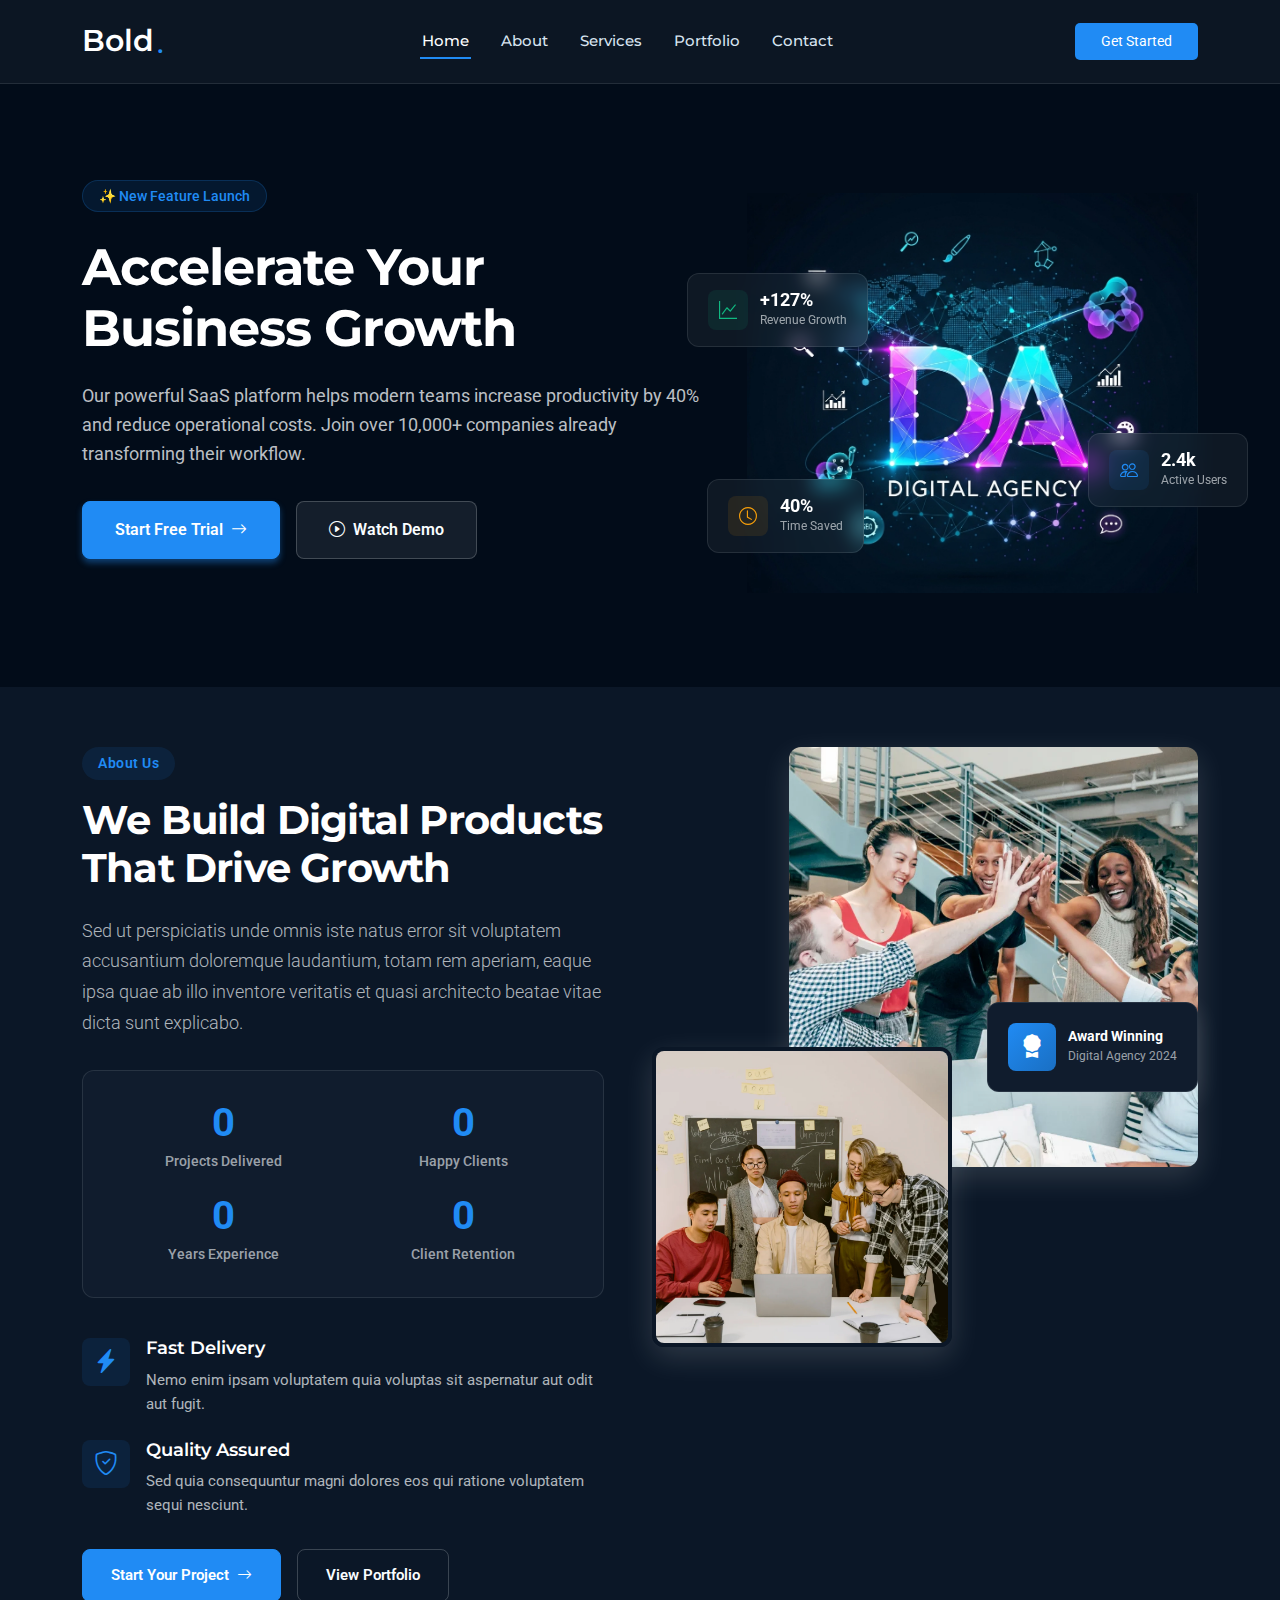
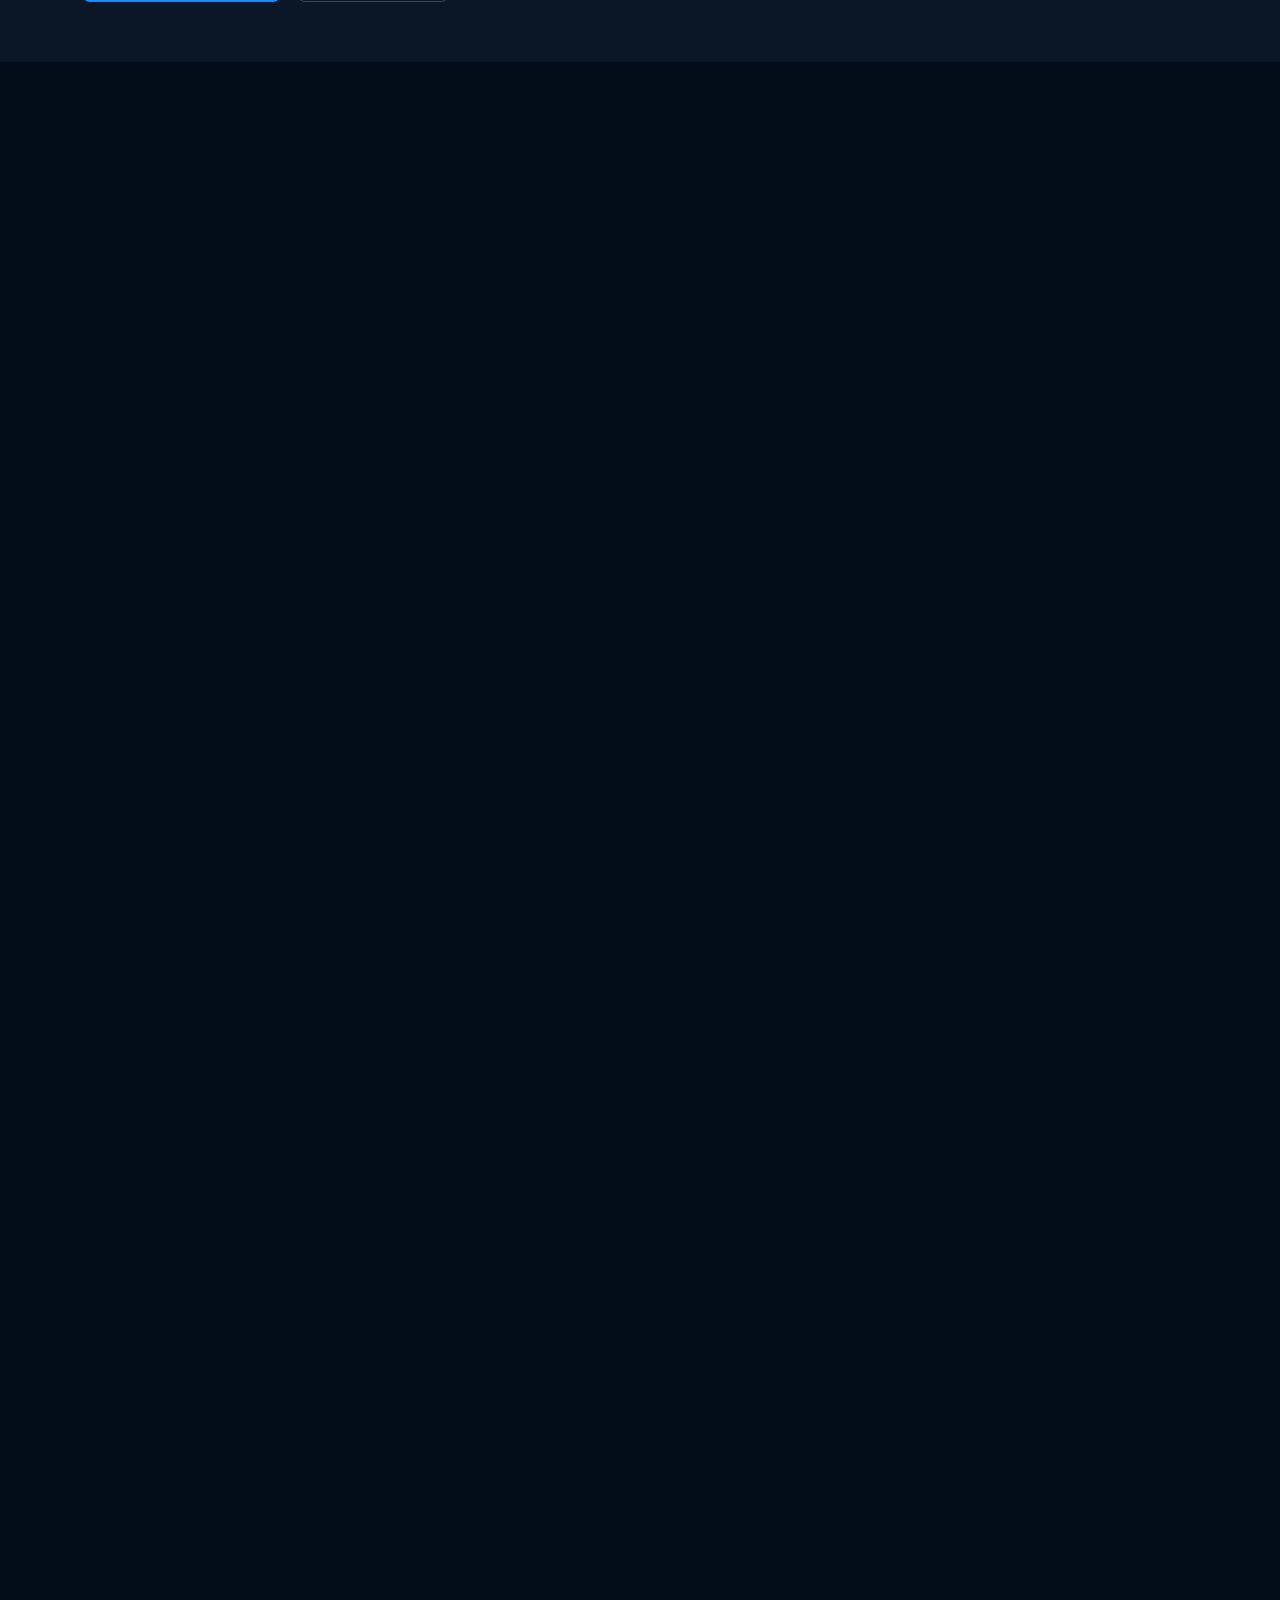
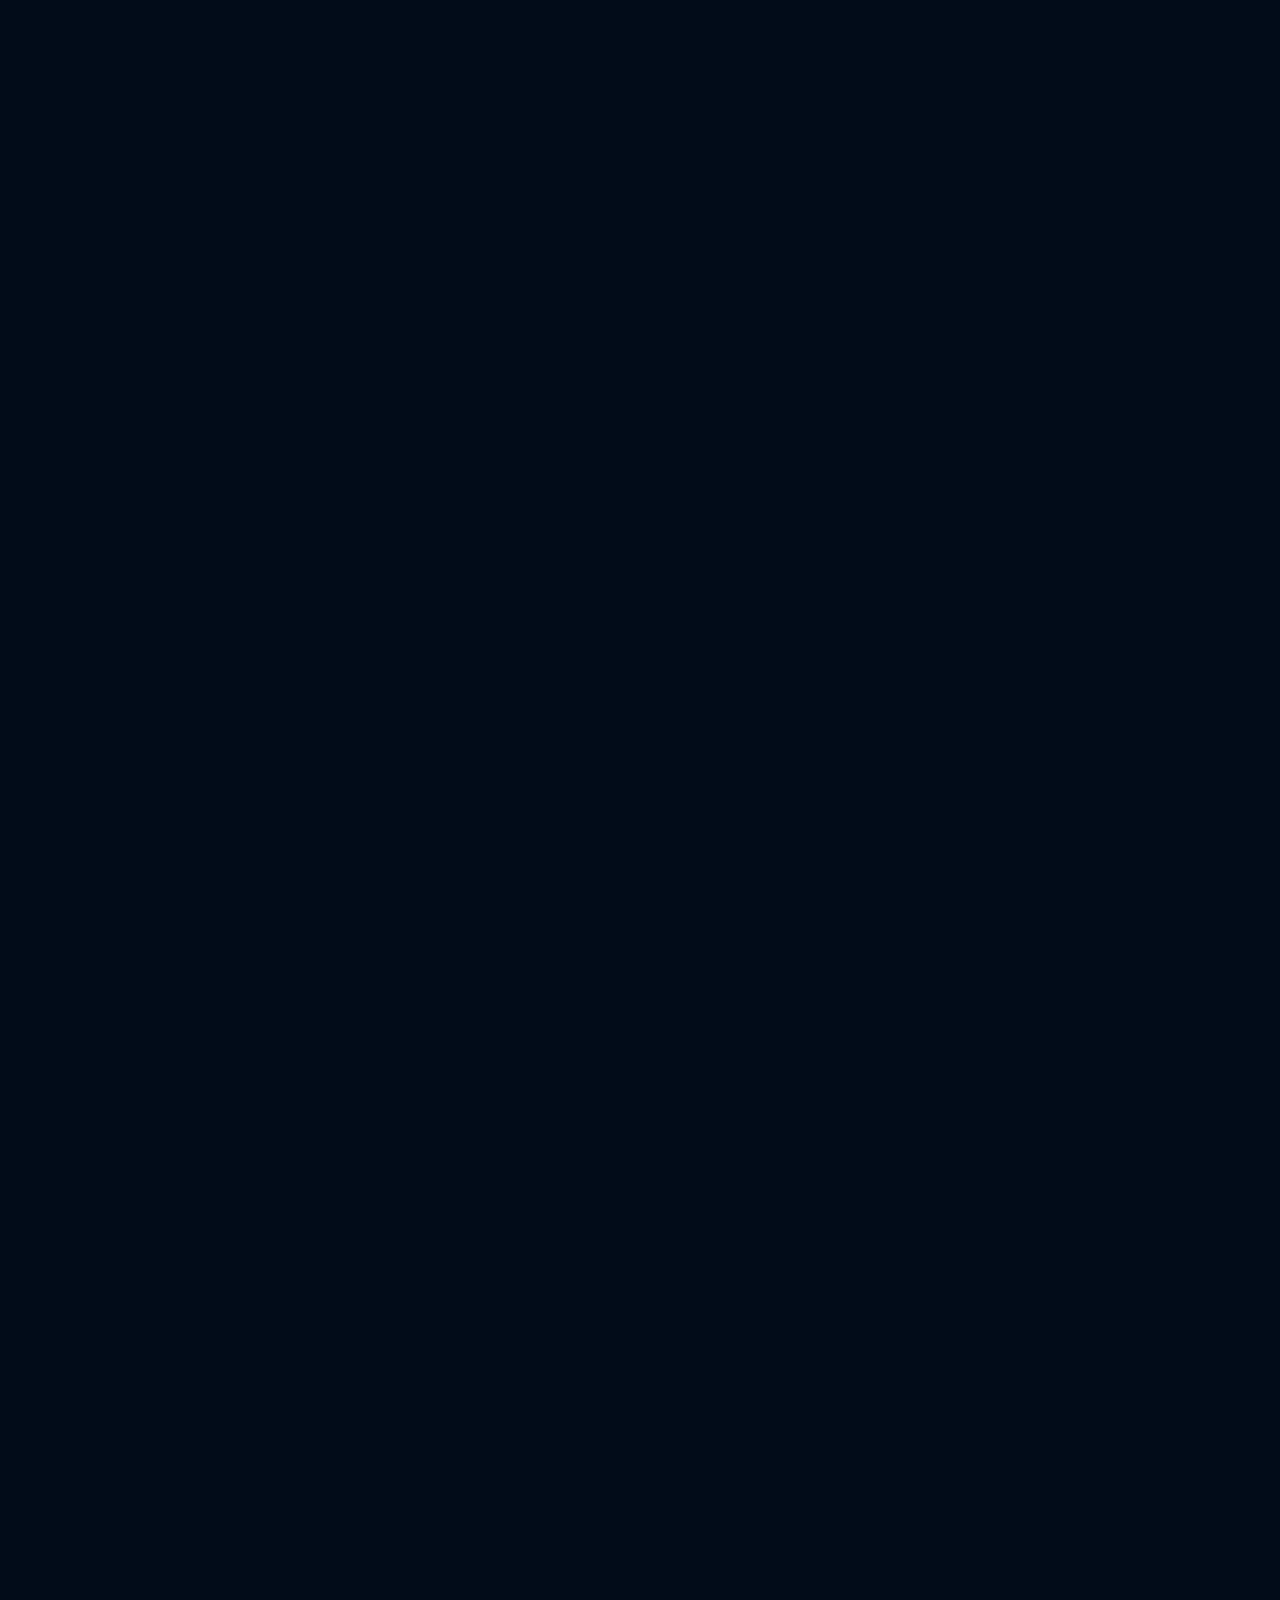
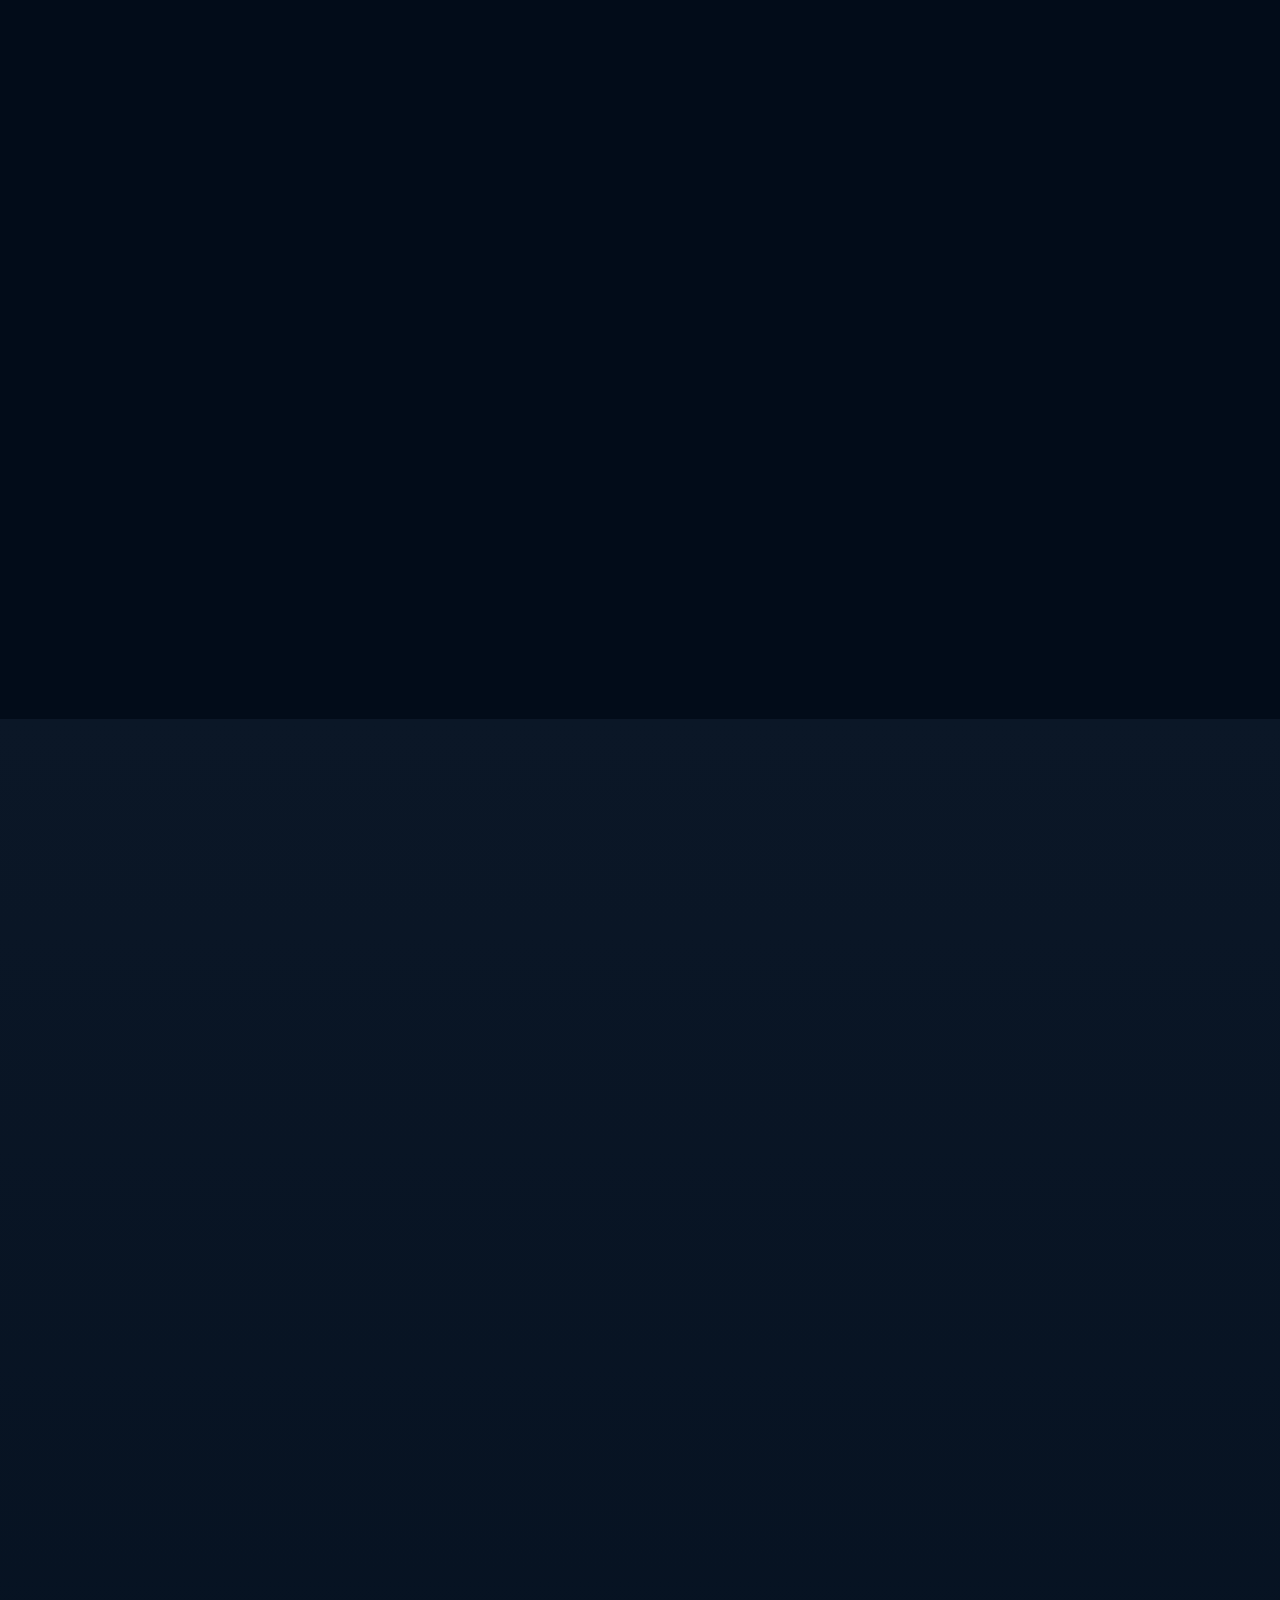
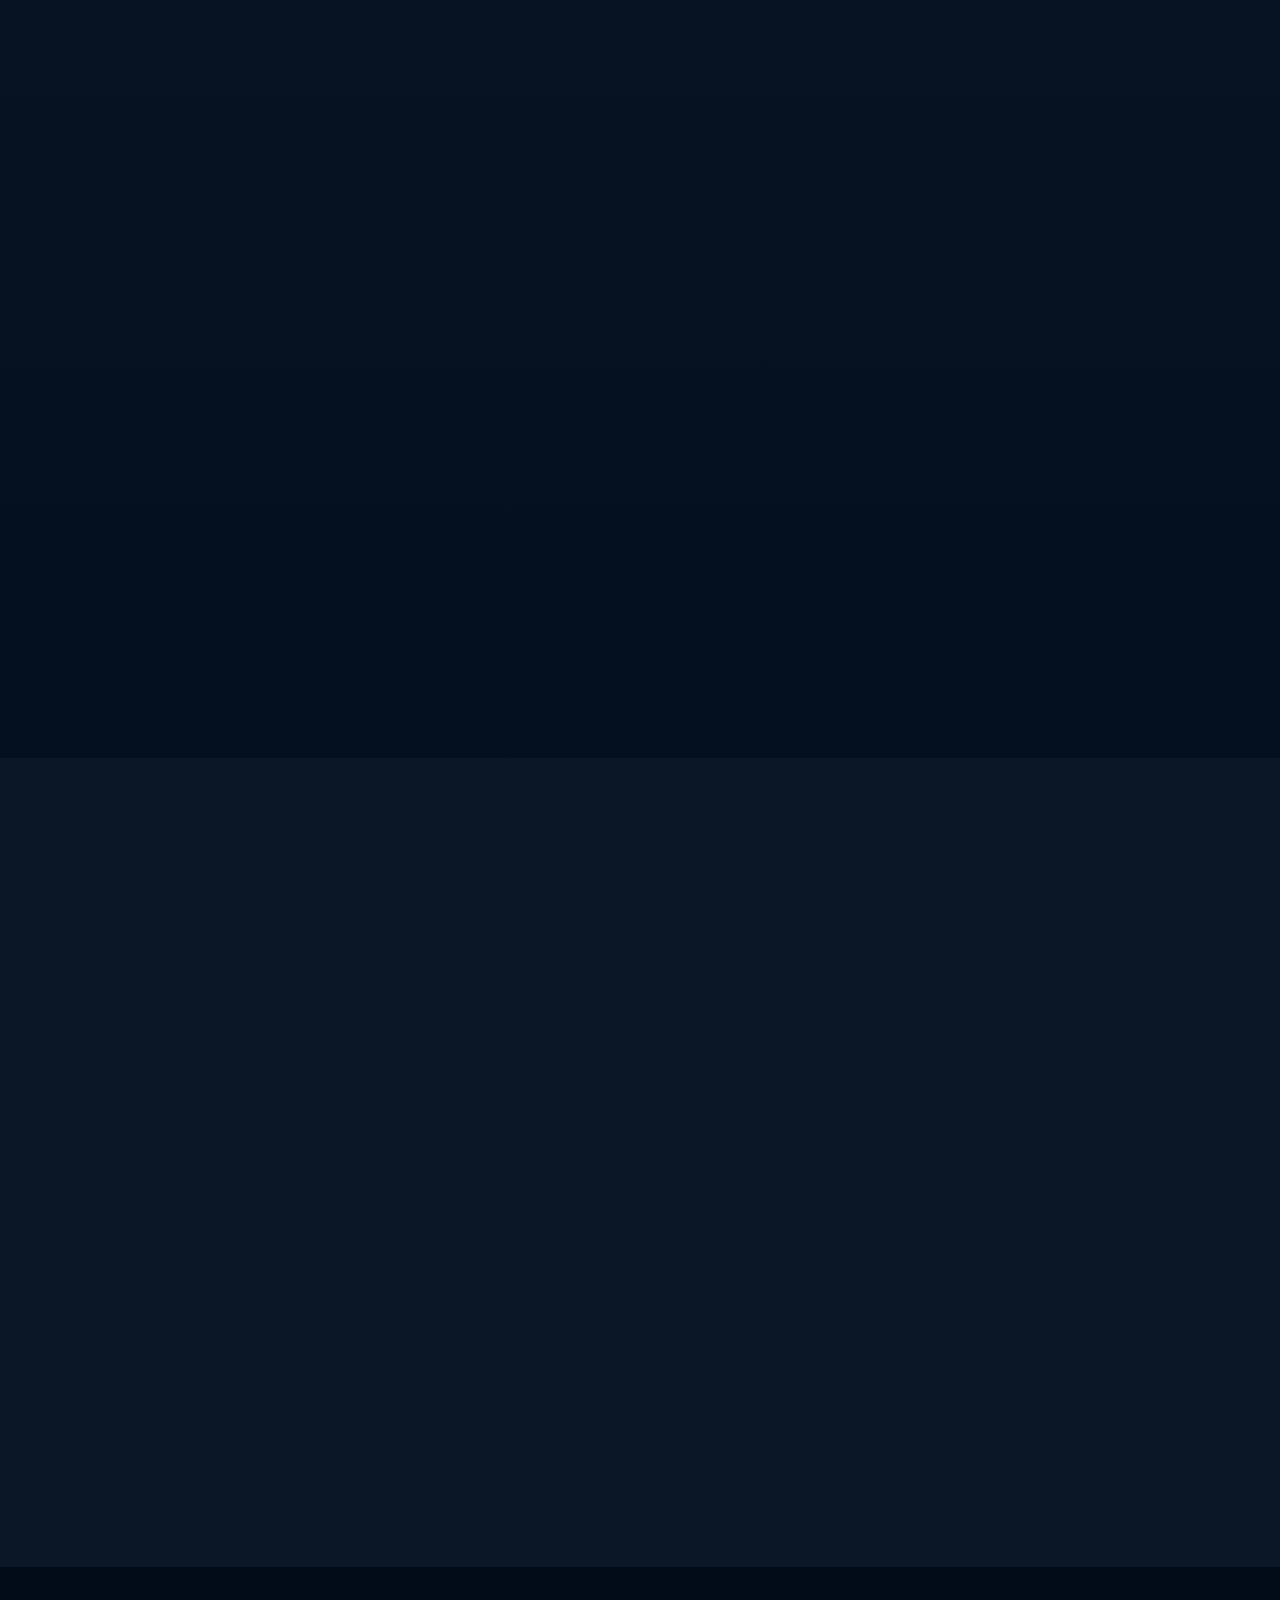
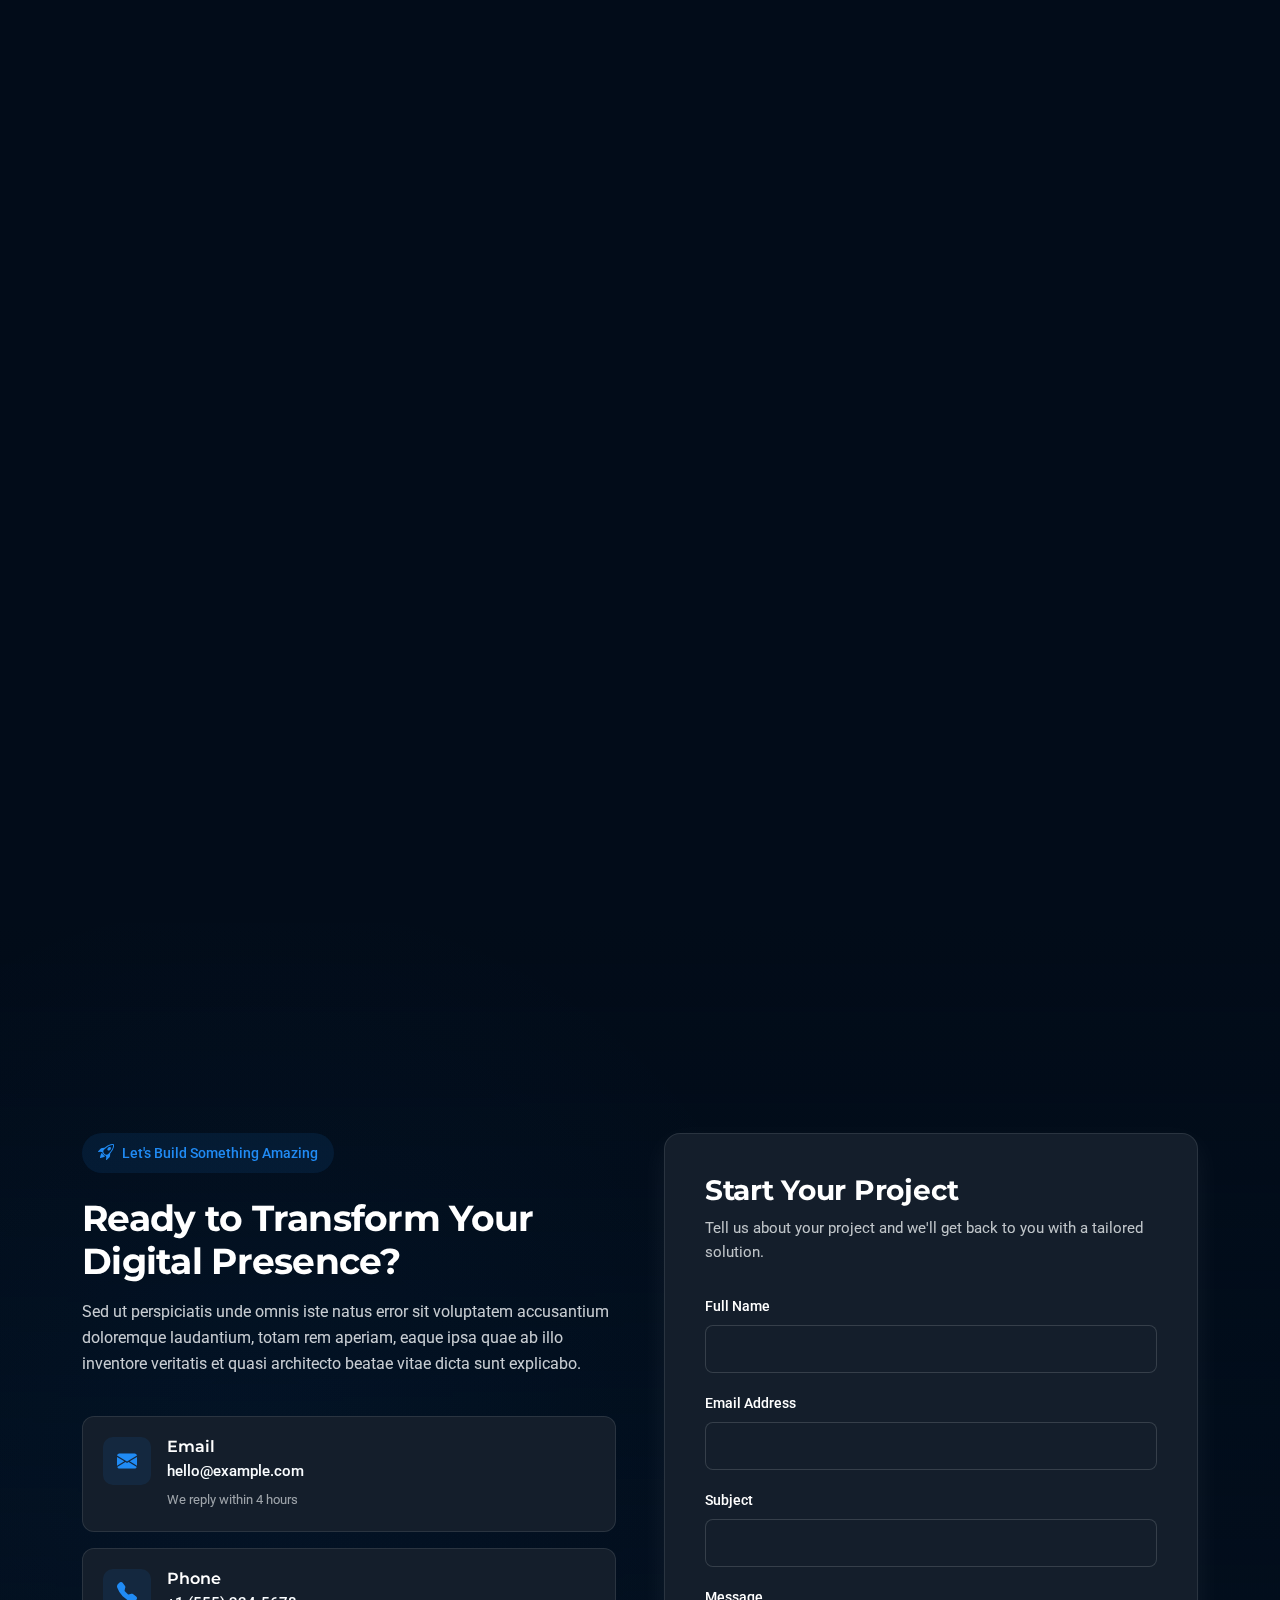
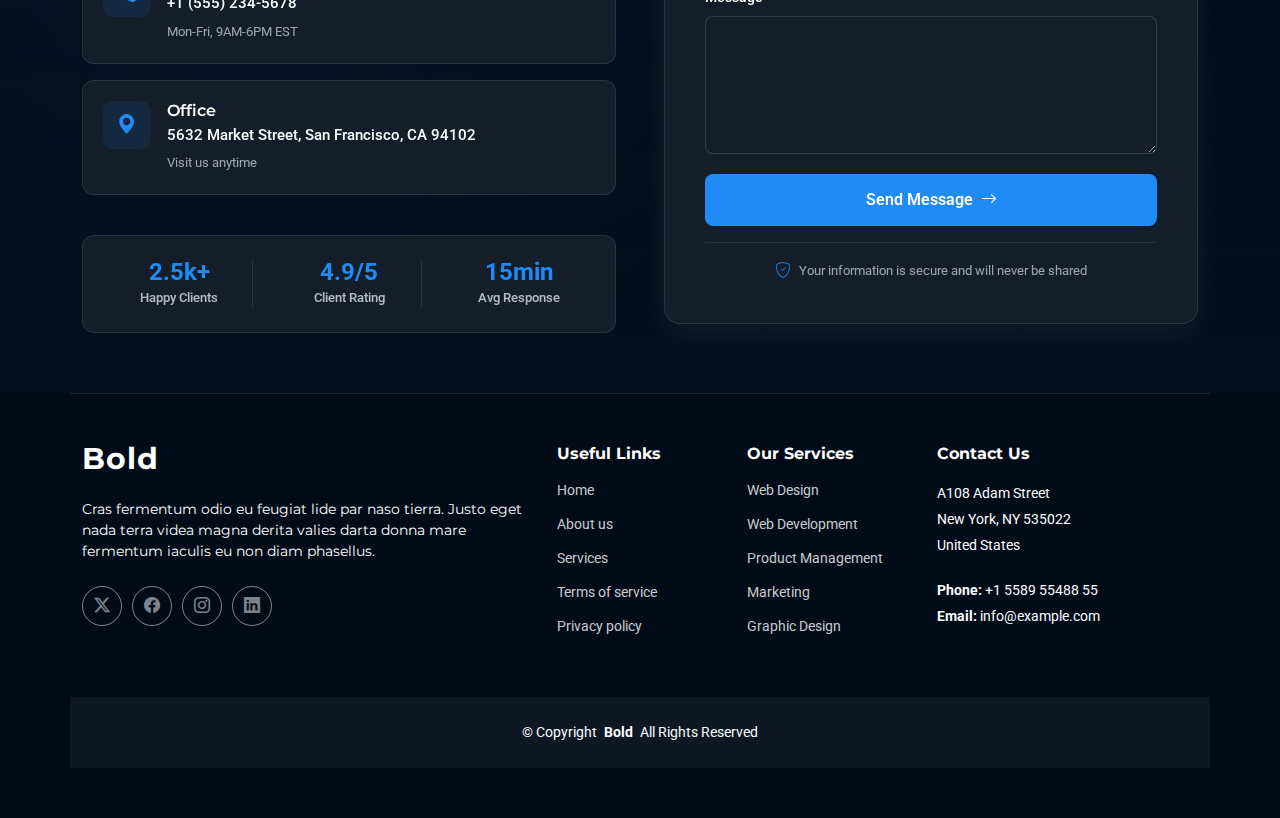
<file: index.html>
<!DOCTYPE html>
<html lang="en">

<head>
  <meta charset="utf-8">
  <meta content="width=device-width, initial-scale=1.0" name="viewport">
  <title>Index - idt-bold-statement</title>
  <meta name="description" content="">
  <meta name="keywords" content="">

  <!-- Favicons -->
  <link href="assets/img/favicon.png" rel="icon">
  <link href="assets/img/apple-touch-icon.png" rel="apple-touch-icon">

  <!-- Fonts -->
  <link href="https://fonts.googleapis.com" rel="preconnect">
  <link href="https://fonts.gstatic.com" rel="preconnect" crossorigin>
  <link href="https://fonts.googleapis.com/css2?family=Roboto:ital,wght@0,100;0,300;0,400;0,500;0,700;0,900;1,100;1,300;1,400;1,500;1,700;1,900&family=Montserrat:ital,wght@0,100;0,200;0,300;0,400;0,500;0,600;0,700;0,800;0,900;1,100;1,200;1,300;1,400;1,500;1,600;1,700;1,800;1,900&display=swap" rel="stylesheet">

  <!-- Vendor CSS Files -->
  <link href="assets/vendor/bootstrap/css/bootstrap.min.css" rel="stylesheet">
  <link href="assets/vendor/bootstrap-icons/bootstrap-icons.css" rel="stylesheet">
  <link href="assets/vendor/aos/aos.css" rel="stylesheet">
  <link href="assets/vendor/glightbox/css/glightbox.min.css" rel="stylesheet">
  <link href="assets/vendor/swiper/swiper-bundle.min.css" rel="stylesheet">

  <!-- Main CSS File -->
  <link href="assets/css/main.css" rel="stylesheet">

</head>

<body class="index-page">

  <header id="header" class="header d-flex align-items-center sticky-top">
    <div class="container position-relative d-flex align-items-center justify-content-between">

      <a href="index.html" class="logo d-flex align-items-center me-auto me-xl-0">
        <!-- Uncomment the line below if you also wish to use an image logo -->
        <!-- <img src="assets/img/logo.webp" alt=""> -->
        <h1 class="sitename">Bold</h1><span>.</span>
      </a>

      <nav id="navmenu" class="navmenu">
        <ul>
          <li><a href="#hero" class="active">Home</a></li>
          <li><a href="#about">About</a></li>
          <li><a href="#services">Services</a></li>
          <li><a href="#portfolio">Portfolio</a></li>
          <li><a href="#contact">Contact</a></li>
        </ul>
        <i class="mobile-nav-toggle d-xl-none bi bi-list"></i>
      </nav>

      <a class="btn-getstarted" href="index.html#about">Get Started</a>

    </div>
  </header>

  <main class="main">

    <!-- Hero Section -->
    <section id="hero" class="hero section">

      <div class="container">
        <div class="row align-items-center">
          <div class="col-lg-7" data-aos="fade-up" data-aos-delay="100">
            <div class="hero-content">
              <div class="hero-badge">
                <span class="badge">✨ New Feature Launch</span>
              </div>
              <h1>Accelerate Your Business Growth</h1>
              <p>Our powerful SaaS platform helps modern teams increase productivity by 40% and reduce operational costs. Join over 10,000+ companies already transforming their workflow.</p>
              <div class="hero-buttons">
                <a href="#" class="btn btn-primary">
                  <span>Start Free Trial</span>
                  <i class="bi bi-arrow-right ms-2"></i>
                </a>
                <a href="https://www.youtube.com/watch?v=IEPmB-zJ8u4" class="btn btn-outline glightbox">
                  <i class="bi bi-play-circle me-2"></i>
                  <span>Watch Demo</span>
                </a>
              </div>
            </div>
          </div>
          <div class="col-lg-5" data-aos="fade-up" data-aos-delay="200">
            <div class="hero-visual">
              <div class="product-mockup">
                <div class="mockup-frame">
                  <img src="assets/img/misc/misc-17.webp" alt="Product Dashboard" class="img-fluid">
                </div>
                <div class="floating-card card-1" data-aos="fade-up" data-aos-delay="400">
                  <div class="card-icon">
                    <i class="bi bi-graph-up"></i>
                  </div>
                  <div class="card-content">
                    <div class="card-value">+127%</div>
                    <div class="card-label">Revenue Growth</div>
                  </div>
                </div>
                <div class="floating-card card-2" data-aos="fade-up" data-aos-delay="500">
                  <div class="card-icon">
                    <i class="bi bi-people"></i>
                  </div>
                  <div class="card-content">
                    <div class="card-value">2.4k</div>
                    <div class="card-label">Active Users</div>
                  </div>
                </div>
                <div class="floating-card card-3" data-aos="fade-up" data-aos-delay="600">
                  <div class="card-icon">
                    <i class="bi bi-clock"></i>
                  </div>
                  <div class="card-content">
                    <div class="card-value">40%</div>
                    <div class="card-label">Time Saved</div>
                  </div>
                </div>
              </div>
            </div>
          </div>
        </div>
      </div>

      <div class="hero-background">
        <div class="gradient-blob blob-1"></div>
        <div class="gradient-blob blob-2"></div>
        <div class="grid-pattern"></div>
      </div>

    </section><!-- /Hero Section -->

    <!-- About Section -->
    <section id="about" class="about section light-background">

      <div class="container" data-aos="fade-up" data-aos-delay="100">

        <div class="row gy-4">

          <div class="col-lg-6" data-aos="fade-up" data-aos-delay="200">
            <div class="content-wrapper">
              <div class="section-badge">About Us</div>
              <h2>We Build Digital Products That Drive Growth</h2>
              <p class="lead">Sed ut perspiciatis unde omnis iste natus error sit voluptatem accusantium doloremque laudantium, totam rem aperiam, eaque ipsa quae ab illo inventore veritatis et quasi architecto beatae vitae dicta sunt explicabo.</p>

              <div class="stats-grid">
                <div class="stat-item">
                  <div class="stat-number purecounter" data-purecounter-start="0" data-purecounter-end="150" data-purecounter-duration="1"></div>
                  <div class="stat-label">Projects Delivered</div>
                </div>
                <div class="stat-item">
                  <div class="stat-number purecounter" data-purecounter-start="0" data-purecounter-end="85" data-purecounter-duration="1"></div>
                  <div class="stat-label">Happy Clients</div>
                </div>
                <div class="stat-item">
                  <div class="stat-number purecounter" data-purecounter-start="0" data-purecounter-end="12" data-purecounter-duration="1"></div>
                  <div class="stat-label">Years Experience</div>
                </div>
                <div class="stat-item">
                  <div class="stat-number purecounter" data-purecounter-start="0" data-purecounter-end="95" data-purecounter-duration="1">%</div>
                  <div class="stat-label">Client Retention</div>
                </div>
              </div>

              <div class="features-row">
                <div class="feature-item">
                  <div class="feature-icon">
                    <i class="bi bi-lightning-charge-fill"></i>
                  </div>
                  <div class="feature-content">
                    <h4>Fast Delivery</h4>
                    <p>Nemo enim ipsam voluptatem quia voluptas sit aspernatur aut odit aut fugit.</p>
                  </div>
                </div>
                <div class="feature-item">
                  <div class="feature-icon">
                    <i class="bi bi-shield-check"></i>
                  </div>
                  <div class="feature-content">
                    <h4>Quality Assured</h4>
                    <p>Sed quia consequuntur magni dolores eos qui ratione voluptatem sequi nesciunt.</p>
                  </div>
                </div>
              </div>

              <div class="cta-group">
                <a href="#" class="btn btn-primary">Start Your Project <i class="bi bi-arrow-right"></i></a>
                <a href="#" class="btn btn-secondary">View Portfolio</a>
              </div>
            </div>
          </div>

          <div class="col-lg-6" data-aos="fade-up" data-aos-delay="300">
            <div class="image-stack">
              <div class="image-card image-primary">
                <img src="assets/img/about/about-7.webp" alt="Team collaboration" class="img-fluid">
              </div>
              <div class="image-card image-secondary">
                <img src="assets/img/about/about-square-5.webp" alt="Digital workspace" class="img-fluid">
              </div>
              <div class="floating-badge">
                <div class="badge-icon">
                  <i class="bi bi-award-fill"></i>
                </div>
                <div class="badge-text">
                  <div class="badge-title">Award Winning</div>
                  <div class="badge-subtitle">Digital Agency 2024</div>
                </div>
              </div>
            </div>
          </div>

        </div>

      </div>

    </section><!-- /About Section -->

    <!-- Services Section -->
    <section id="services" class="services section">

      <!-- Section Title -->
      <div class="container section-title" data-aos="fade-up">
        <h2>Services</h2>
        <div><span>Check Our</span> <span class="description-title">Services</span></div>
      </div><!-- End Section Title -->

      <div class="container" data-aos="fade-up" data-aos-delay="100">

        <div class="section-intro">
          <div class="row align-items-center">
            <div class="col-lg-7">
              <h2 class="intro-title">Comprehensive Digital Solutions</h2>
              <p class="intro-text">We deliver end-to-end digital services that drive growth, enhance user experience, and transform your business vision into reality.</p>
            </div>
            <div class="col-lg-5 text-lg-end">
              <a href="service-details.html" class="btn-view-all">View All Services <i class="bi bi-arrow-right"></i></a>
            </div>
          </div>
        </div>

        <div class="row gy-4">
          <div class="col-lg-4 col-md-6" data-aos="fade-up" data-aos-delay="150">
            <div class="service-item">
              <div class="service-header">
                <div class="icon-wrapper">
                  <i class="bi bi-palette"></i>
                </div>
                <span class="badge-popular">Popular</span>
              </div>
              <h3>Brand Identity Design</h3>
              <p>Create memorable brand experiences with strategic design that resonates with your target audience and sets you apart.</p>
              <ul class="feature-list">
                <li><i class="bi bi-check-circle"></i> Logo &amp; Visual Identity</li>
                <li><i class="bi bi-check-circle"></i> Brand Guidelines</li>
                <li><i class="bi bi-check-circle"></i> Marketing Materials</li>
              </ul>
              <a href="service-details.html" class="service-cta">
                <span>Explore Service</span>
                <i class="bi bi-arrow-right"></i>
              </a>
            </div>
          </div>

          <div class="col-lg-4 col-md-6" data-aos="fade-up" data-aos-delay="200">
            <div class="service-item">
              <div class="service-header">
                <div class="icon-wrapper">
                  <i class="bi bi-layout-text-window-reverse"></i>
                </div>
              </div>
              <h3>UI/UX Design</h3>
              <p>Design intuitive, user-centered interfaces that enhance engagement and deliver exceptional digital experiences.</p>
              <ul class="feature-list">
                <li><i class="bi bi-check-circle"></i> User Research &amp; Testing</li>
                <li><i class="bi bi-check-circle"></i> Wireframing &amp; Prototyping</li>
                <li><i class="bi bi-check-circle"></i> Interaction Design</li>
              </ul>
              <a href="service-details.html" class="service-cta">
                <span>Explore Service</span>
                <i class="bi bi-arrow-right"></i>
              </a>
            </div>
          </div>

          <div class="col-lg-4 col-md-6" data-aos="fade-up" data-aos-delay="250">
            <div class="service-item">
              <div class="service-header">
                <div class="icon-wrapper">
                  <i class="bi bi-code-slash"></i>
                </div>
              </div>
              <h3>Web Development</h3>
              <p>Build fast, scalable, and secure web applications using cutting-edge technologies and best development practices.</p>
              <ul class="feature-list">
                <li><i class="bi bi-check-circle"></i> Custom Web Applications</li>
                <li><i class="bi bi-check-circle"></i> E-commerce Solutions</li>
                <li><i class="bi bi-check-circle"></i> API Integration</li>
              </ul>
              <a href="service-details.html" class="service-cta">
                <span>Explore Service</span>
                <i class="bi bi-arrow-right"></i>
              </a>
            </div>
          </div>

          <div class="col-lg-4 col-md-6" data-aos="fade-up" data-aos-delay="150">
            <div class="service-item">
              <div class="service-header">
                <div class="icon-wrapper">
                  <i class="bi bi-phone"></i>
                </div>
              </div>
              <h3>Mobile App Design</h3>
              <p>Craft engaging mobile experiences with native and cross-platform designs that users love to interact with daily.</p>
              <ul class="feature-list">
                <li><i class="bi bi-check-circle"></i> iOS &amp; Android Design</li>
                <li><i class="bi bi-check-circle"></i> Cross-platform Solutions</li>
                <li><i class="bi bi-check-circle"></i> App Store Optimization</li>
              </ul>
              <a href="service-details.html" class="service-cta">
                <span>Explore Service</span>
                <i class="bi bi-arrow-right"></i>
              </a>
            </div>
          </div>

          <div class="col-lg-4 col-md-6" data-aos="fade-up" data-aos-delay="200">
            <div class="service-item">
              <div class="service-header">
                <div class="icon-wrapper">
                  <i class="bi bi-megaphone"></i>
                </div>
              </div>
              <h3>Digital Marketing</h3>
              <p>Drive measurable results with data-driven marketing strategies that increase visibility and convert prospects into customers.</p>
              <ul class="feature-list">
                <li><i class="bi bi-check-circle"></i> Social Media Marketing</li>
                <li><i class="bi bi-check-circle"></i> Content Strategy</li>
                <li><i class="bi bi-check-circle"></i> PPC Campaigns</li>
              </ul>
              <a href="service-details.html" class="service-cta">
                <span>Explore Service</span>
                <i class="bi bi-arrow-right"></i>
              </a>
            </div>
          </div>

          <div class="col-lg-4 col-md-6" data-aos="fade-up" data-aos-delay="250">
            <div class="service-item">
              <div class="service-header">
                <div class="icon-wrapper">
                  <i class="bi bi-search"></i>
                </div>
              </div>
              <h3>SEO Optimization</h3>
              <p>Improve search rankings and organic traffic with comprehensive SEO strategies tailored to your business goals.</p>
              <ul class="feature-list">
                <li><i class="bi bi-check-circle"></i> Technical SEO Audit</li>
                <li><i class="bi bi-check-circle"></i> Keyword Research</li>
                <li><i class="bi bi-check-circle"></i> Link Building</li>
              </ul>
              <a href="service-details.html" class="service-cta">
                <span>Explore Service</span>
                <i class="bi bi-arrow-right"></i>
              </a>
            </div>
          </div>

        </div>

        <div class="cta-banner" data-aos="fade-up" data-aos-delay="300">
          <div class="row align-items-center">
            <div class="col-lg-8">
              <div class="cta-content">
                <div class="cta-badge">Ready to Start?</div>
                <h3>Transform Your Digital Presence Today</h3>
                <p>Partner with us to create innovative solutions that drive real business results. Let's build something extraordinary together.</p>
              </div>
            </div>
            <div class="col-lg-4 text-lg-end">
              <a href="service-details.html" class="btn-primary">Get Started <i class="bi bi-arrow-right"></i></a>
              <a href="service-details.html" class="btn-secondary">Schedule Consultation</a>
            </div>
          </div>
        </div>

      </div>

    </section><!-- /Services Section -->

    <!-- Portfolio Section -->
    <section id="portfolio" class="portfolio section">

      <!-- Section Title -->
      <div class="container section-title" data-aos="fade-up">
        <h2>Portfolio</h2>
        <div><span>Check Our</span> <span class="description-title">Portfolio</span></div>
      </div><!-- End Section Title -->

      <div class="container" data-aos="fade-up" data-aos-delay="100">

        <div class="isotope-layout" data-default-filter="*" data-layout="masonry" data-sort="original-order">
          <ul class="portfolio-filters isotope-filters" data-aos="fade-up" data-aos-delay="200">
            <li data-filter="*" class="filter-active">All</li>
            <li data-filter=".filter-web">Web Development</li>
            <li data-filter=".filter-mobile">Mobile Apps</li>
            <li data-filter=".filter-branding">Branding</li>
            <li data-filter=".filter-ui">UI/UX Design</li>
          </ul>

          <div class="row gy-4 isotope-container" data-aos="fade-up" data-aos-delay="300">
            <div class="col-lg-4 col-md-6 portfolio-item isotope-item filter-web">
              <div class="portfolio-card">
                <div class="card-image">
                  <img src="assets/img/portfolio/portfolio-1.webp" alt="Enterprise Dashboard" class="img-fluid" loading="lazy">
                  <div class="overlay">
                    <a href="assets/img/portfolio/portfolio-1.webp" class="glightbox icon-btn">
                      <i class="bi bi-arrows-fullscreen"></i>
                    </a>
                  </div>
                  <div class="tag">Featured</div>
                </div>
                <div class="card-content">
                  <div class="meta">
                    <span class="category">Web Development</span>
                    <span class="year">2024</span>
                  </div>
                  <h3>Enterprise Analytics Dashboard</h3>
                  <p>Nulla porttitor accumsan tincidunt. Vivamus suscipit tortor eget felis porttitor volutpat.</p>
                  <div class="tech-stack">
                    <span>React</span>
                    <span>TypeScript</span>
                    <span>Node.js</span>
                  </div>
                  <a href="#" class="view-project">View Case Study <i class="bi bi-arrow-right"></i></a>
                </div>
              </div>
            </div>

            <div class="col-lg-4 col-md-6 portfolio-item isotope-item filter-mobile">
              <div class="portfolio-card">
                <div class="card-image">
                  <img src="assets/img/portfolio/portfolio-3.webp" alt="Fitness Tracking App" class="img-fluid" loading="lazy">
                  <div class="overlay">
                    <a href="assets/img/portfolio/portfolio-3.webp" class="glightbox icon-btn">
                      <i class="bi bi-arrows-fullscreen"></i>
                    </a>
                  </div>
                </div>
                <div class="card-content">
                  <div class="meta">
                    <span class="category">Mobile Apps</span>
                    <span class="year">2024</span>
                  </div>
                  <h3>Fitness Tracking Application</h3>
                  <p>Praesent sapien massa, convallis a pellentesque nec, egestas non nisi.</p>
                  <div class="tech-stack">
                    <span>Flutter</span>
                    <span>Firebase</span>
                    <span>ML Kit</span>
                  </div>
                  <a href="#" class="view-project">View Case Study <i class="bi bi-arrow-right"></i></a>
                </div>
              </div>
            </div>

            <div class="col-lg-4 col-md-6 portfolio-item isotope-item filter-branding">
              <div class="portfolio-card">
                <div class="card-image">
                  <img src="assets/img/portfolio/portfolio-5.webp" alt="Modern Brand Identity" class="img-fluid" loading="lazy">
                  <div class="overlay">
                    <a href="assets/img/portfolio/portfolio-5.webp" class="glightbox icon-btn">
                      <i class="bi bi-arrows-fullscreen"></i>
                    </a>
                  </div>
                  <div class="tag">Award Winner</div>
                </div>
                <div class="card-content">
                  <div class="meta">
                    <span class="category">Branding</span>
                    <span class="year">2023</span>
                  </div>
                  <h3>Tech Startup Brand Identity</h3>
                  <p>Vestibulum ac diam sit amet quam vehicula elementum sed sit amet dui.</p>
                  <div class="tech-stack">
                    <span>Illustrator</span>
                    <span>Figma</span>
                    <span>After Effects</span>
                  </div>
                  <a href="#" class="view-project">View Case Study <i class="bi bi-arrow-right"></i></a>
                </div>
              </div>
            </div>

            <div class="col-lg-4 col-md-6 portfolio-item isotope-item filter-ui">
              <div class="portfolio-card">
                <div class="card-image">
                  <img src="assets/img/portfolio/portfolio-7.webp" alt="SaaS Platform Design" class="img-fluid" loading="lazy">
                  <div class="overlay">
                    <a href="assets/img/portfolio/portfolio-7.webp" class="glightbox icon-btn">
                      <i class="bi bi-arrows-fullscreen"></i>
                    </a>
                  </div>
                </div>
                <div class="card-content">
                  <div class="meta">
                    <span class="category">UI/UX Design</span>
                    <span class="year">2024</span>
                  </div>
                  <h3>Cloud-Based SaaS Platform</h3>
                  <p>Curabitur non nulla sit amet nisl tempus convallis quis ac lectus.</p>
                  <div class="tech-stack">
                    <span>Figma</span>
                    <span>Prototyping</span>
                    <span>Design System</span>
                  </div>
                  <a href="#" class="view-project">View Case Study <i class="bi bi-arrow-right"></i></a>
                </div>
              </div>
            </div>

            <div class="col-lg-4 col-md-6 portfolio-item isotope-item filter-web">
              <div class="portfolio-card">
                <div class="card-image">
                  <img src="assets/img/portfolio/portfolio-2.webp" alt="E-commerce Platform" class="img-fluid" loading="lazy">
                  <div class="overlay">
                    <a href="assets/img/portfolio/portfolio-2.webp" class="glightbox icon-btn">
                      <i class="bi bi-arrows-fullscreen"></i>
                    </a>
                  </div>
                </div>
                <div class="card-content">
                  <div class="meta">
                    <span class="category">Web Development</span>
                    <span class="year">2023</span>
                  </div>
                  <h3>Multi-Vendor E-commerce</h3>
                  <p>Donec sollicitudin molestie malesuada. Curabitur arcu erat, accumsan id imperdiet et.</p>
                  <div class="tech-stack">
                    <span>Vue.js</span>
                    <span>Shopify</span>
                    <span>GraphQL</span>
                  </div>
                  <a href="#" class="view-project">View Case Study <i class="bi bi-arrow-right"></i></a>
                </div>
              </div>
            </div>

            <div class="col-lg-4 col-md-6 portfolio-item isotope-item filter-mobile">
              <div class="portfolio-card">
                <div class="card-image">
                  <img src="assets/img/portfolio/portfolio-4.webp" alt="Banking Mobile App" class="img-fluid" loading="lazy">
                  <div class="overlay">
                    <a href="assets/img/portfolio/portfolio-4.webp" class="glightbox icon-btn">
                      <i class="bi bi-arrows-fullscreen"></i>
                    </a>
                  </div>
                  <div class="tag">Featured</div>
                </div>
                <div class="card-content">
                  <div class="meta">
                    <span class="category">Mobile Apps</span>
                    <span class="year">2024</span>
                  </div>
                  <h3>Digital Banking Solution</h3>
                  <p>Mauris blandit aliquet elit, eget tincidunt nibh pulvinar a.</p>
                  <div class="tech-stack">
                    <span>React Native</span>
                    <span>Biometrics</span>
                    <span>Secure API</span>
                  </div>
                  <a href="#" class="view-project">View Case Study <i class="bi bi-arrow-right"></i></a>
                </div>
              </div>
            </div>

            <div class="col-lg-4 col-md-6 portfolio-item isotope-item filter-ui">
              <div class="portfolio-card">
                <div class="card-image">
                  <img src="assets/img/portfolio/portfolio-8.webp" alt="Healthcare Portal" class="img-fluid" loading="lazy">
                  <div class="overlay">
                    <a href="assets/img/portfolio/portfolio-8.webp" class="glightbox icon-btn">
                      <i class="bi bi-arrows-fullscreen"></i>
                    </a>
                  </div>
                </div>
                <div class="card-content">
                  <div class="meta">
                    <span class="category">UI/UX Design</span>
                    <span class="year">2023</span>
                  </div>
                  <h3>Patient Management Portal</h3>
                  <p>Quisque velit nisi, pretium ut lacinia in, elementum id enim.</p>
                  <div class="tech-stack">
                    <span>Sketch</span>
                    <span>InVision</span>
                    <span>User Testing</span>
                  </div>
                  <a href="#" class="view-project">View Case Study <i class="bi bi-arrow-right"></i></a>
                </div>
              </div>
            </div>

            <div class="col-lg-4 col-md-6 portfolio-item isotope-item filter-web">
              <div class="portfolio-card">
                <div class="card-image">
                  <img src="assets/img/portfolio/portfolio-6.webp" alt="Real Estate Platform" class="img-fluid" loading="lazy">
                  <div class="overlay">
                    <a href="assets/img/portfolio/portfolio-6.webp" class="glightbox icon-btn">
                      <i class="bi bi-arrows-fullscreen"></i>
                    </a>
                  </div>
                </div>
                <div class="card-content">
                  <div class="meta">
                    <span class="category">Web Development</span>
                    <span class="year">2024</span>
                  </div>
                  <h3>Property Listing Platform</h3>
                  <p>Cras ultricies ligula sed magna dictum porta. Nulla quis lorem ut libero malesuada.</p>
                  <div class="tech-stack">
                    <span>Next.js</span>
                    <span>Maps API</span>
                    <span>PostgreSQL</span>
                  </div>
                  <a href="#" class="view-project">View Case Study <i class="bi bi-arrow-right"></i></a>
                </div>
              </div>
            </div>

            <div class="col-lg-4 col-md-6 portfolio-item isotope-item filter-branding">
              <div class="portfolio-card">
                <div class="card-image">
                  <img src="assets/img/portfolio/portfolio-9.webp" alt="Restaurant Brand" class="img-fluid" loading="lazy">
                  <div class="overlay">
                    <a href="assets/img/portfolio/portfolio-9.webp" class="glightbox icon-btn">
                      <i class="bi bi-arrows-fullscreen"></i>
                    </a>
                  </div>
                </div>
                <div class="card-content">
                  <div class="meta">
                    <span class="category">Branding</span>
                    <span class="year">2023</span>
                  </div>
                  <h3>Restaurant Chain Rebrand</h3>
                  <p>Pellentesque in ipsum id orci porta dapibus. Sed porttitor lectus nibh.</p>
                  <div class="tech-stack">
                    <span>Brand Strategy</span>
                    <span>Print Design</span>
                    <span>Packaging</span>
                  </div>
                  <a href="#" class="view-project">View Case Study <i class="bi bi-arrow-right"></i></a>
                </div>
              </div>
            </div>
          </div>

        </div>

        <div class="cta-box" data-aos="fade-up" data-aos-delay="400">
          <div class="row align-items-center">
            <div class="col-lg-8">
              <h3>Have a project in mind?</h3>
              <p>Let's collaborate to create something exceptional. Our team is ready to bring your digital vision to life.</p>
            </div>
            <div class="col-lg-4 text-lg-end">
              <a href="#contact" class="btn-primary">Start Your Project</a>
            </div>
          </div>
        </div>

      </div>

    </section><!-- /Portfolio Section -->

    <!-- Why Us Section -->
    <section id="why-us" class="why-us section light-background">

      <!-- Section Title -->
      <div class="container section-title" data-aos="fade-up">
        <h2>Why Us</h2>
        <div><span>Why</span> <span class="description-title">Choose Us</span></div>
      </div><!-- End Section Title -->

      <div class="container" data-aos="fade-up" data-aos-delay="100">

        <div class="row align-items-center mb-5">
          <div class="col-lg-6" data-aos="fade-right" data-aos-delay="200">
            <div class="intro-content">
              <span class="badge">Why Choose Us</span>
              <h2>Partner with a Team That Delivers Real Results</h2>
              <p class="lead">We don't just create digital experiences—we build solutions that drive measurable growth. Our data-driven approach combines creativity with performance to help your business thrive in the digital landscape.</p>
              <div class="stats-grid">
                <div class="stat-item">
                  <div class="stat-number" data-purecounter-start="0" data-purecounter-end="150" data-purecounter-duration="2">150</div>
                  <div class="stat-label">Projects Delivered</div>
                </div>
                <div class="stat-item">
                  <div class="stat-number" data-purecounter-start="0" data-purecounter-end="98" data-purecounter-duration="2">98</div>
                  <div class="stat-label">% Client Retention</div>
                </div>
                <div class="stat-item">
                  <div class="stat-number" data-purecounter-start="0" data-purecounter-end="250" data-purecounter-duration="2">250</div>
                  <div class="stat-label">% Avg ROI Increase</div>
                </div>
              </div>
            </div>
          </div>

          <div class="col-lg-6" data-aos="fade-left" data-aos-delay="300">
            <div class="showcase-image">
              <img src="assets/img/illustration/illustration-18.webp" alt="Digital Solutions" class="img-fluid">
            </div>
          </div>
        </div>

        <div class="row g-4 mb-5">
          <div class="col-lg-4 col-md-6" data-aos="zoom-in" data-aos-delay="100">
            <div class="value-card">
              <div class="icon-box">
                <i class="bi bi-lightning-charge-fill"></i>
              </div>
              <h4>Fast Turnaround</h4>
              <p>Quis nostrud exercitation ullamco laboris nisi ut aliquip ex ea commodo consequat duis aute irure dolor.</p>
              <a href="#" class="learn-more">Learn more <i class="bi bi-arrow-right"></i></a>
            </div>
          </div>

          <div class="col-lg-4 col-md-6" data-aos="zoom-in" data-aos-delay="200">
            <div class="value-card featured">
              <div class="featured-badge">Most Popular</div>
              <div class="icon-box">
                <i class="bi bi-graph-up-arrow"></i>
              </div>
              <h4>Data-Driven Strategy</h4>
              <p>Sed ut perspiciatis unde omnis iste natus error sit voluptatem accusantium doloremque laudantium totam.</p>
              <a href="#" class="learn-more">Learn more <i class="bi bi-arrow-right"></i></a>
            </div>
          </div>

          <div class="col-lg-4 col-md-6" data-aos="zoom-in" data-aos-delay="300">
            <div class="value-card">
              <div class="icon-box">
                <i class="bi bi-shield-check"></i>
              </div>
              <h4>Proven Expertise</h4>
              <p>Nemo enim ipsam voluptatem quia voluptas sit aspernatur aut odit aut fugit sed quia consequuntur magni.</p>
              <a href="#" class="learn-more">Learn more <i class="bi bi-arrow-right"></i></a>
            </div>
          </div>
        </div>

        <div class="row align-items-center">
          <div class="col-lg-6 order-lg-2" data-aos="fade-left" data-aos-delay="200">
            <div class="capabilities-content">
              <h3>Our Core Capabilities</h3>
              <p>At vero eos et accusamus et iusto odio dignissimos ducimus qui blanditiis praesentium voluptatum deleniti atque corrupti quos dolores.</p>

              <div class="capability-list">
                <div class="capability-item">
                  <div class="capability-header">
                    <i class="bi bi-check-circle-fill"></i>
                    <h5>Strategic Planning &amp; Consulting</h5>
                  </div>
                  <p>Temporibus autem quibusdam et aut officiis debitis aut rerum necessitatibus saepe eveniet ut et voluptates.</p>
                </div>

                <div class="capability-item">
                  <div class="capability-header">
                    <i class="bi bi-check-circle-fill"></i>
                    <h5>Custom Development Solutions</h5>
                  </div>
                  <p>Nam libero tempore cum soluta nobis est eligendi optio cumque nihil impedit quo minus id quod maxime.</p>
                </div>

                <div class="capability-item">
                  <div class="capability-header">
                    <i class="bi bi-check-circle-fill"></i>
                    <h5>Ongoing Support &amp; Optimization</h5>
                  </div>
                  <p>Itaque earum rerum hic tenetur a sapiente delectus ut aut reiciendis voluptatibus maiores alias.</p>
                </div>
              </div>

              <div class="cta-buttons">
                <a href="#" class="btn btn-primary">Start Your Project</a>
                <a href="#" class="btn btn-secondary">View Case Studies</a>
              </div>
            </div>
          </div>

          <div class="col-lg-6 order-lg-1" data-aos="fade-right" data-aos-delay="300">
            <div class="process-visual">
              <div class="process-step" data-aos="fade-up" data-aos-delay="400">
                <div class="step-number">01</div>
                <div class="step-content">
                  <h6>Discovery</h6>
                  <p>Understanding your goals</p>
                </div>
              </div>
              <div class="process-step" data-aos="fade-up" data-aos-delay="450">
                <div class="step-number">02</div>
                <div class="step-content">
                  <h6>Strategy</h6>
                  <p>Planning the approach</p>
                </div>
              </div>
              <div class="process-step" data-aos="fade-up" data-aos-delay="500">
                <div class="step-number">03</div>
                <div class="step-content">
                  <h6>Execution</h6>
                  <p>Bringing ideas to life</p>
                </div>
              </div>
              <div class="process-step" data-aos="fade-up" data-aos-delay="550">
                <div class="step-number">04</div>
                <div class="step-content">
                  <h6>Optimization</h6>
                  <p>Continuous improvement</p>
                </div>
              </div>
            </div>
          </div>
        </div>

      </div>

    </section><!-- /Why Us Section -->

    <!-- Testimonials Section -->
    <section id="testimonials" class="testimonials section light-background">

      <!-- Section Title -->
      <div class="container section-title" data-aos="fade-up">
        <h2>Testimonials</h2>
        <div><span>Check Our</span> <span class="description-title">Testimonials</span></div>
      </div><!-- End Section Title -->

      <div class="container" data-aos="fade-up" data-aos-delay="100">

        <div class="testimonials-slider swiper init-swiper">
          <script type="application/json" class="swiper-config">
            {
              "slidesPerView": 1,
              "loop": true,
              "speed": 600,
              "autoplay": {
                "delay": 5000
              },
              "navigation": {
                "nextEl": ".swiper-button-next",
                "prevEl": ".swiper-button-prev"
              }
            }
          </script>

          <div class="swiper-wrapper">

            <div class="swiper-slide">
              <div class="testimonial-item">
                <div class="row">
                  <div class="col-lg-8">
                    <h2>Sed ut perspiciatis unde omnis</h2>
                    <p>
                      Proin iaculis purus consequat sem cure digni ssim donec porttitora entum suscipit rhoncus. Accusantium quam, ultricies eget id, aliquam eget nibh et. Maecen aliquam, risus at semper.
                    </p>
                    <p>
                      Beatae magnam dolore quia ipsum. Voluptatem totam et qui dolore dignissimos. Amet quia sapiente laudantium nihil illo et assumenda sit cupiditate. Nam perspiciatis perferendis minus consequatur. Enim ut eos quo.
                    </p>
                    <div class="profile d-flex align-items-center">
                      <img src="assets/img/person/person-m-7.webp" class="profile-img" alt="">
                      <div class="profile-info">
                        <h3>Saul Goodman</h3>
                        <span>Client</span>
                      </div>
                    </div>
                  </div>
                  <div class="col-lg-4 d-none d-lg-block">
                    <div class="featured-img-wrapper">
                      <img src="assets/img/person/person-m-7.webp" class="featured-img" alt="">
                    </div>
                  </div>
                </div>
              </div>
            </div><!-- End Testimonial Item -->

            <div class="swiper-slide">
              <div class="testimonial-item">
                <div class="row">
                  <div class="col-lg-8">
                    <h2>Nemo enim ipsam voluptatem</h2>
                    <p>
                      Export tempor illum tamen malis malis eram quae irure esse labore quem cillum quid cillum eram malis quorum velit fore eram velit sunt aliqua noster fugiat irure amet legam anim culpa.
                    </p>
                    <p>
                      Dolorem excepturi esse qui amet maxime quibusdam aut repellendus voluptatum. Corrupti enim a repellat cumque est laborum fuga consequuntur. Dolorem nostrum deleniti quas voluptatem iure dolorum rerum. Repudiandae doloribus ut repellat harum vero aut. Modi aut velit aperiam aspernatur odit ut vitae.
                    </p>
                    <div class="profile d-flex align-items-center">
                      <img src="assets/img/person/person-f-8.webp" class="profile-img" alt="">
                      <div class="profile-info">
                        <h3>Sara Wilsson</h3>
                        <span>Designer</span>
                      </div>
                    </div>
                  </div>
                  <div class="col-lg-4 d-none d-lg-block">
                    <div class="featured-img-wrapper">
                      <img src="assets/img/person/person-f-8.webp" class="featured-img" alt="">
                    </div>
                  </div>
                </div>
              </div>
            </div><!-- End Testimonial Item -->

            <div class="swiper-slide">
              <div class="testimonial-item">
                <div class="row">
                  <div class="col-lg-8">
                    <h2>
                      Labore nostrum eos impedit
                    </h2>
                    <p>
                      Fugiat enim eram quae cillum dolore dolor amet nulla culpa multos export minim fugiat minim velit minim dolor enim duis veniam ipsum anim magna sunt elit fore quem dolore labore illum veniam.
                    </p>
                    <p>
                      Itaque ut explicabo vero occaecati est quam rerum sed. Numquam tempora aut aut quaerat quia illum. Nobis quia autem odit ipsam numquam. Doloribus sit sint corporis eius totam fuga. Hic nostrum suscipit corrupti nam expedita adipisci aut optio.
                    </p>
                    <div class="profile d-flex align-items-center">
                      <img src="assets/img/person/person-m-9.webp" class="profile-img" alt="">
                      <div class="profile-info">
                        <h3>Matt Brandon</h3>
                        <span>Freelancer</span>
                      </div>
                    </div>
                  </div>
                  <div class="col-lg-4 d-none d-lg-block">
                    <div class="featured-img-wrapper">
                      <img src="assets/img/person/person-m-9.webp" class="featured-img" alt="">
                    </div>
                  </div>
                </div>
              </div>
            </div><!-- End Testimonial Item -->

            <div class="swiper-slide">
              <div class="testimonial-item">
                <div class="row">
                  <div class="col-lg-8">
                    <h2>Impedit dolor facilis nulla</h2>
                    <p>
                      Enim nisi quem export duis labore cillum quae magna enim sint quorum nulla quem veniam duis minim tempor labore quem eram duis noster aute amet eram fore quis sint minim.
                    </p>
                    <p>
                      Omnis aspernatur accusantium qui delectus praesentium repellendus. Facilis sint odio aspernatur voluptas commodi qui qui qui pariatur. Corrupti deleniti itaque quaerat ipsum deleniti culpa tempora tempore. Et consequatur exercitationem hic aspernatur nobis est voluptatibus architecto laborum.
                    </p>
                    <div class="profile d-flex align-items-center">
                      <img src="assets/img/person/person-f-10.webp" class="profile-img" alt="">
                      <div class="profile-info">
                        <h3>Jena Karlis</h3>
                        <span>Store Owner</span>
                      </div>
                    </div>
                  </div>
                  <div class="col-lg-4 d-none d-lg-block">
                    <div class="featured-img-wrapper">
                      <img src="assets/img/person/person-f-10.webp" class="featured-img" alt="">
                    </div>
                  </div>
                </div>
              </div>
            </div><!-- End Testimonial Item -->

          </div>

          <div class="swiper-navigation w-100 d-flex align-items-center justify-content-center">
            <div class="swiper-button-prev"></div>
            <div class="swiper-button-next"></div>
          </div>

        </div>

      </div>

    </section><!-- /Testimonials Section -->

    <!-- Team Section -->
    <section id="team" class="team section">
      <!-- Section Title -->
      <div class="container section-title" data-aos="fade-up">
        <h2>Team</h2>
        <div><span>Check Our</span> <span class="description-title">Team</span></div>
      </div><!-- End Section Title -->

      <div class="container" data-aos="fade-up" data-aos-delay="100">

        <div class="team-header" data-aos="fade-up" data-aos-delay="200">
          <div class="row align-items-center">
            <div class="col-lg-6">
              <h2>Our Professional Team</h2>
              <p>Lorem ipsum dolor sit amet, consectetur adipiscing elit. Ut elit tellus luctus nec ullamcorper mattis pulvinar dapibus leo.</p>
            </div>
            <div class="col-lg-6 d-flex justify-content-lg-end">
              <div class="team-controls">
                <button class="team-control-btn team-prev"><i class="bi bi-chevron-left"></i></button>
                <button class="team-control-btn team-next"><i class="bi bi-chevron-right"></i></button>
              </div>
            </div>
          </div>
        </div>

        <div class="team-slider swiper init-swiper" data-aos="fade-up" data-aos-delay="300">
          <script type="application/json" class="swiper-config">
            {
              "loop": true,
              "speed": 700,
              "autoplay": {
                "delay": 5000
              },
              "slidesPerView": 1,
              "spaceBetween": 30,
              "navigation": {
                "nextEl": ".team-next",
                "prevEl": ".team-prev"
              },
              "breakpoints": {
                "576": {
                  "slidesPerView": 2,
                  "spaceBetween": 20
                },
                "992": {
                  "slidesPerView": 3,
                  "spaceBetween": 30
                },
                "1200": {
                  "slidesPerView": 4,
                  "spaceBetween": 30
                }
              }
            }
          </script>
          <div class="swiper-wrapper">

            <div class="swiper-slide">
              <div class="team-member">
                <div class="member-image">
                  <img src="assets/img/person/person-m-3.webp" class="img-fluid" alt="" loading="lazy">
                  <div class="member-social">
                    <a href="#"><i class="bi bi-twitter-x"></i></a>
                    <a href="#"><i class="bi bi-facebook"></i></a>
                    <a href="#"><i class="bi bi-instagram"></i></a>
                    <a href="#"><i class="bi bi-linkedin"></i></a>
                  </div>
                </div>
                <div class="member-content">
                  <h3>Marcus Wilson</h3>
                  <span>Chief Technology Officer</span>
                  <p>Lorem ipsum dolor sit amet, consectetur adipiscing elit. Ut elit tellus, luctus nec.</p>
                </div>
              </div>
            </div><!-- End slide item -->

            <div class="swiper-slide">
              <div class="team-member">
                <div class="member-image">
                  <img src="assets/img/person/person-f-5.webp" class="img-fluid" alt="" loading="lazy">
                  <div class="member-social">
                    <a href="#"><i class="bi bi-twitter-x"></i></a>
                    <a href="#"><i class="bi bi-facebook"></i></a>
                    <a href="#"><i class="bi bi-instagram"></i></a>
                    <a href="#"><i class="bi bi-linkedin"></i></a>
                  </div>
                </div>
                <div class="member-content">
                  <h3>Sophia Reynolds</h3>
                  <span>Product Designer</span>
                  <p>Duis aute irure dolor in reprehenderit in voluptate velit esse cillum dolore eu fugiat.</p>
                </div>
              </div>
            </div><!-- End slide item -->

            <div class="swiper-slide">
              <div class="team-member">
                <div class="member-image">
                  <img src="assets/img/person/person-m-8.webp" class="img-fluid" alt="" loading="lazy">
                  <div class="member-social">
                    <a href="#"><i class="bi bi-twitter-x"></i></a>
                    <a href="#"><i class="bi bi-facebook"></i></a>
                    <a href="#"><i class="bi bi-instagram"></i></a>
                    <a href="#"><i class="bi bi-linkedin"></i></a>
                  </div>
                </div>
                <div class="member-content">
                  <h3>Daniel Chen</h3>
                  <span>Marketing Specialist</span>
                  <p>Excepteur sint occaecat cupidatat non proident, sunt in culpa qui officia deserunt.</p>
                </div>
              </div>
            </div><!-- End slide item -->

            <div class="swiper-slide">
              <div class="team-member">
                <div class="member-image">
                  <img src="assets/img/person/person-f-9.webp" class="img-fluid" alt="" loading="lazy">
                  <div class="member-social">
                    <a href="#"><i class="bi bi-twitter-x"></i></a>
                    <a href="#"><i class="bi bi-facebook"></i></a>
                    <a href="#"><i class="bi bi-instagram"></i></a>
                    <a href="#"><i class="bi bi-linkedin"></i></a>
                  </div>
                </div>
                <div class="member-content">
                  <h3>Olivia Thompson</h3>
                  <span>Lead Developer</span>
                  <p>Sed ut perspiciatis unde omnis iste natus error sit voluptatem accusantium doloremque.</p>
                </div>
              </div>
            </div><!-- End slide item -->

            <div class="swiper-slide">
              <div class="team-member">
                <div class="member-image">
                  <img src="assets/img/person/person-m-12.webp" class="img-fluid" alt="" loading="lazy">
                  <div class="member-social">
                    <a href="#"><i class="bi bi-twitter-x"></i></a>
                    <a href="#"><i class="bi bi-facebook"></i></a>
                    <a href="#"><i class="bi bi-instagram"></i></a>
                    <a href="#"><i class="bi bi-linkedin"></i></a>
                  </div>
                </div>
                <div class="member-content">
                  <h3>Jason Parker</h3>
                  <span>UI/UX Designer</span>
                  <p>Nemo enim ipsam voluptatem quia voluptas sit aspernatur aut odit aut fugit, sed quia.</p>
                </div>
              </div>
            </div><!-- End slide item -->

            <div class="swiper-slide">
              <div class="team-member">
                <div class="member-image">
                  <img src="assets/img/person/person-f-7.webp" class="img-fluid" alt="" loading="lazy">
                  <div class="member-social">
                    <a href="#"><i class="bi bi-twitter-x"></i></a>
                    <a href="#"><i class="bi bi-facebook"></i></a>
                    <a href="#"><i class="bi bi-instagram"></i></a>
                    <a href="#"><i class="bi bi-linkedin"></i></a>
                  </div>
                </div>
                <div class="member-content">
                  <h3>Emily Rodriguez</h3>
                  <span>Project Manager</span>
                  <p>At vero eos et accusamus et iusto odio dignissimos ducimus qui blanditiis praesentium.</p>
                </div>
              </div>
            </div><!-- End slide item -->

          </div>
        </div>

      </div>
    </section><!-- /Team Section -->

    <!-- Contact Section -->
    <section id="contact" class="contact section">

      <!-- Section Title -->
      <div class="container section-title" data-aos="fade-up">
        <h2>Contact</h2>
        <div><span>Need Help?&nbsp;</span> <span class="description-title">Contact Us</span></div>
      </div><!-- End Section Title -->

      <div class="container">

        <div class="row g-5">

          <div class="col-lg-6">
            <div class="contact-intro">
              <div class="intro-badge">
                <i class="bi bi-rocket-takeoff"></i>
                <span>Let's Build Something Amazing</span>
              </div>
              <h2>Ready to Transform Your Digital Presence?</h2>
              <p>Sed ut perspiciatis unde omnis iste natus error sit voluptatem accusantium doloremque laudantium, totam rem aperiam, eaque ipsa quae ab illo inventore veritatis et quasi architecto beatae vitae dicta sunt explicabo.</p>
            </div>

            <div class="contact-channels">
              <div class="channel-card">
                <div class="channel-icon">
                  <i class="bi bi-envelope-fill"></i>
                </div>
                <div class="channel-info">
                  <h5>Email</h5>
                  <p>hello@example.com</p>
                  <span class="channel-meta">We reply within 4 hours</span>
                </div>
              </div>

              <div class="channel-card">
                <div class="channel-icon">
                  <i class="bi bi-telephone-fill"></i>
                </div>
                <div class="channel-info">
                  <h5>Phone</h5>
                  <p>+1 (555) 234-5678</p>
                  <span class="channel-meta">Mon-Fri, 9AM-6PM EST</span>
                </div>
              </div>

              <div class="channel-card">
                <div class="channel-icon">
                  <i class="bi bi-geo-alt-fill"></i>
                </div>
                <div class="channel-info">
                  <h5>Office</h5>
                  <p>5632 Market Street, San Francisco, CA 94102</p>
                  <span class="channel-meta">Visit us anytime</span>
                </div>
              </div>
            </div>

            <div class="trust-indicators">
              <div class="indicator-item">
                <div class="indicator-value">2.5k+</div>
                <div class="indicator-label">Happy Clients</div>
              </div>
              <div class="indicator-item">
                <div class="indicator-value">4.9/5</div>
                <div class="indicator-label">Client Rating</div>
              </div>
              <div class="indicator-item">
                <div class="indicator-value">15min</div>
                <div class="indicator-label">Avg Response</div>
              </div>
            </div>
          </div>

          <div class="col-lg-6">
            <div class="form-wrapper">
              <div class="form-header">
                <h3>Start Your Project</h3>
                <p>Tell us about your project and we'll get back to you with a tailored solution.</p>
              </div>

              <form action="forms/contact.php" method="post" class="php-email-form">
                <div class="form-group">
                  <label>Full Name</label>
                  <input type="text" name="name" class="form-control" required="">
                </div>

                <div class="form-group">
                  <label>Email Address</label>
                  <input type="email" name="email" class="form-control" required="">
                </div>

                <div class="form-group">
                  <label for="company">Subject</label>
                  <input type="text" name="ubject" class="form-control" required="">
                </div>

                <div class="form-group">
                  <label>Message</label>
                  <textarea name="message" class="form-control" rows="5" required=""></textarea>
                </div>
                <div class="loading">Loading</div>
                <div class="error-message"></div>
                <div class="sent-message">Your message has been sent. Thank you!</div>

                <button type="submit" class="submit-btn">
                  <span>Send Message</span>
                  <i class="bi bi-arrow-right"></i>
                </button>

                <div class="form-footer">
                  <i class="bi bi-shield-check"></i>
                  <span>Your information is secure and will never be shared</span>
                </div>
              </form>
            </div>
          </div>

        </div>

      </div>

    </section><!-- /Contact Section -->

  </main>

  <footer id="footer" class="footer">

    <div class="container footer-top">
      <div class="row gy-4">
        <div class="col-lg-5 col-md-12 footer-about">
          <a href="index.html" class="logo d-flex align-items-center">
            <span class="sitename">Bold</span>
          </a>
          <p>Cras fermentum odio eu feugiat lide par naso tierra. Justo eget nada terra videa magna derita valies darta donna mare fermentum iaculis eu non diam phasellus.</p>
          <div class="social-links d-flex mt-4">
            <a href=""><i class="bi bi-twitter-x"></i></a>
            <a href=""><i class="bi bi-facebook"></i></a>
            <a href=""><i class="bi bi-instagram"></i></a>
            <a href=""><i class="bi bi-linkedin"></i></a>
          </div>
        </div>

        <div class="col-lg-2 col-6 footer-links">
          <h4>Useful Links</h4>
          <ul>
            <li><a href="#">Home</a></li>
            <li><a href="#">About us</a></li>
            <li><a href="#">Services</a></li>
            <li><a href="#">Terms of service</a></li>
            <li><a href="#">Privacy policy</a></li>
          </ul>
        </div>

        <div class="col-lg-2 col-6 footer-links">
          <h4>Our Services</h4>
          <ul>
            <li><a href="#">Web Design</a></li>
            <li><a href="#">Web Development</a></li>
            <li><a href="#">Product Management</a></li>
            <li><a href="#">Marketing</a></li>
            <li><a href="#">Graphic Design</a></li>
          </ul>
        </div>

        <div class="col-lg-3 col-md-12 footer-contact text-center text-md-start">
          <h4>Contact Us</h4>
          <p>A108 Adam Street</p>
          <p>New York, NY 535022</p>
          <p>United States</p>
          <p class="mt-4"><strong>Phone:</strong> <span>+1 5589 55488 55</span></p>
          <p><strong>Email:</strong> <span>info@example.com</span></p>
        </div>

      </div>
    </div>

    <div class="container copyright text-center mt-4">
      <p>© <span>Copyright</span> <strong class="px-1 sitename">Bold</strong> <span>All Rights Reserved</span></p>

    </div>

  </footer>

  <!-- Scroll Top -->
  <a href="#" id="scroll-top" class="scroll-top d-flex align-items-center justify-content-center"><i class="bi bi-arrow-up-short"></i></a>

  <!-- Preloader -->
  <div id="preloader"></div>

  <!-- Vendor JS Files -->
  <script src="assets/vendor/bootstrap/js/bootstrap.bundle.min.js"></script>
  <script src="assets/vendor/php-email-form/validate.js"></script>
  <script src="assets/vendor/aos/aos.js"></script>
  <script src="assets/vendor/glightbox/js/glightbox.min.js"></script>
  <script src="assets/vendor/purecounter/purecounter_vanilla.js"></script>
  <script src="assets/vendor/imagesloaded/imagesloaded.pkgd.min.js"></script>
  <script src="assets/vendor/isotope-layout/isotope.pkgd.min.js"></script>
  <script src="assets/vendor/swiper/swiper-bundle.min.js"></script>

  <!-- Main JS File -->
  <script src="assets/js/main.js"></script>

</body>

</html>
</file>
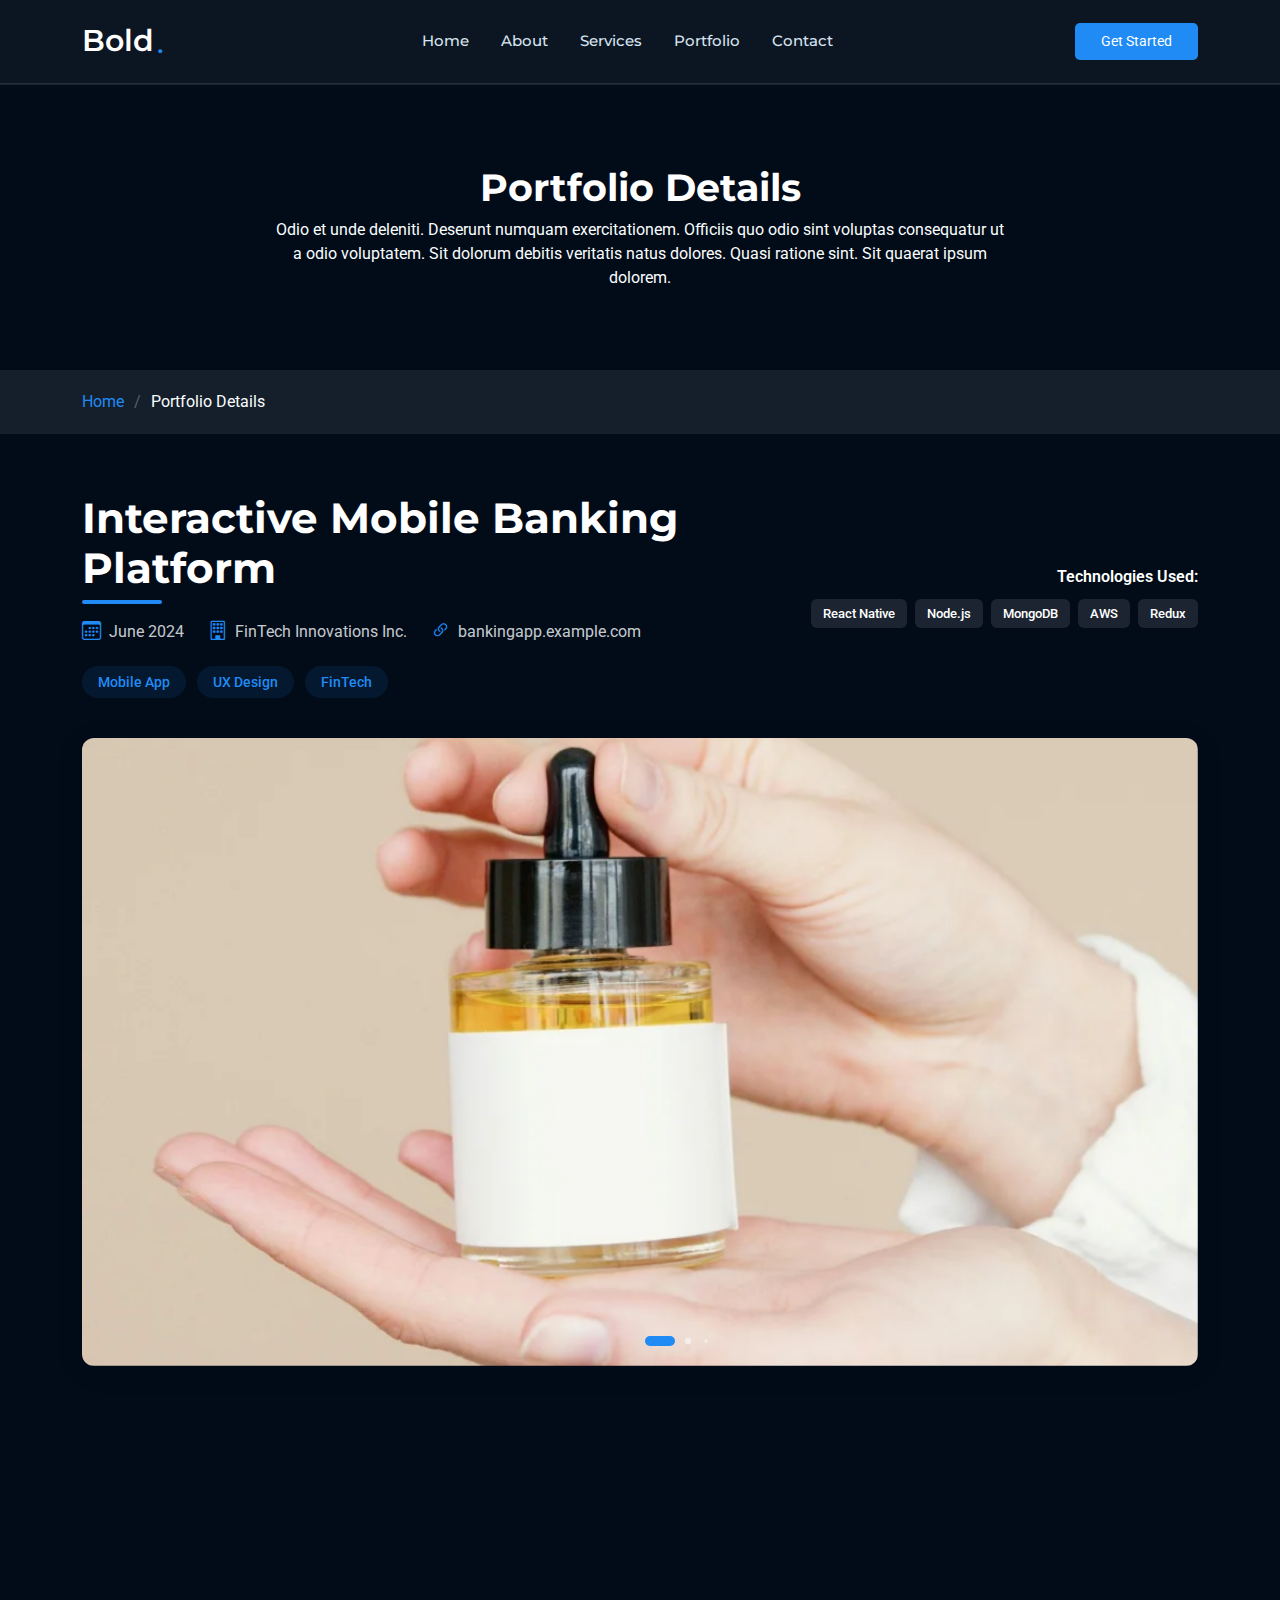
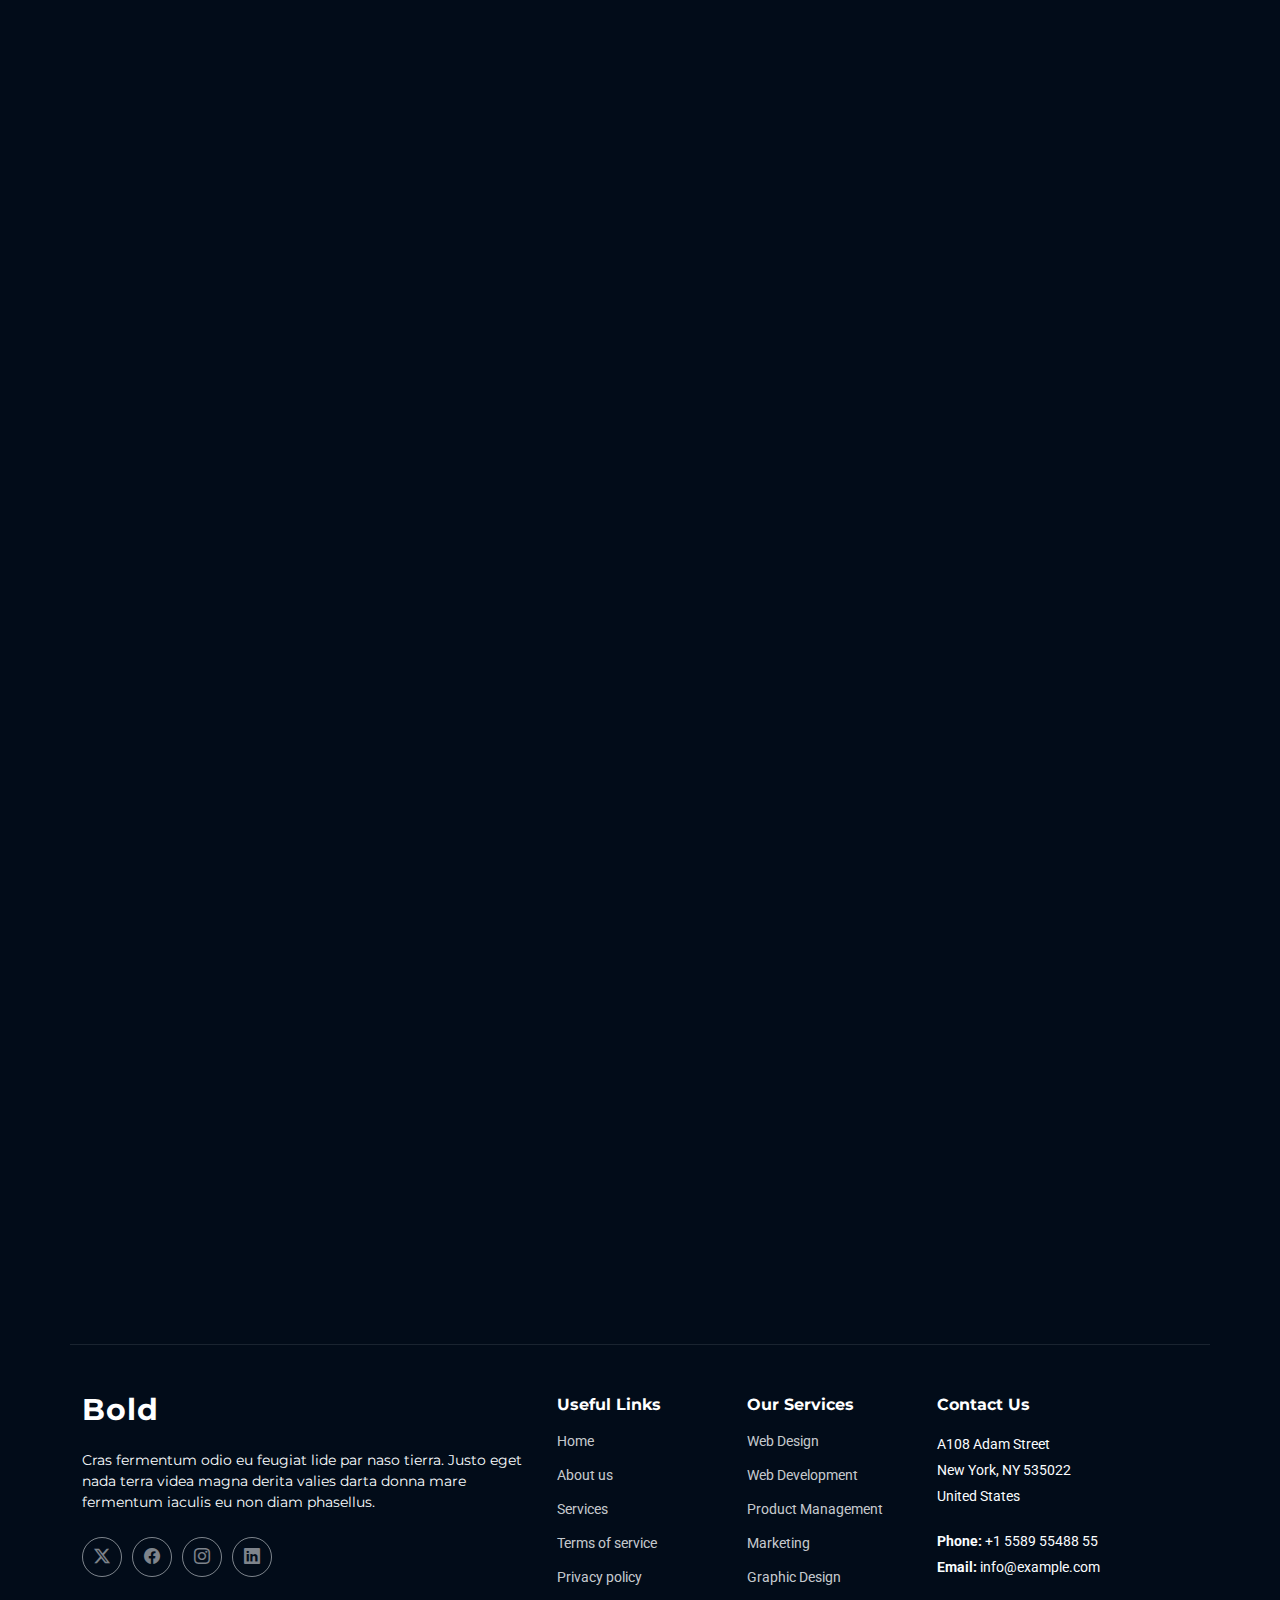
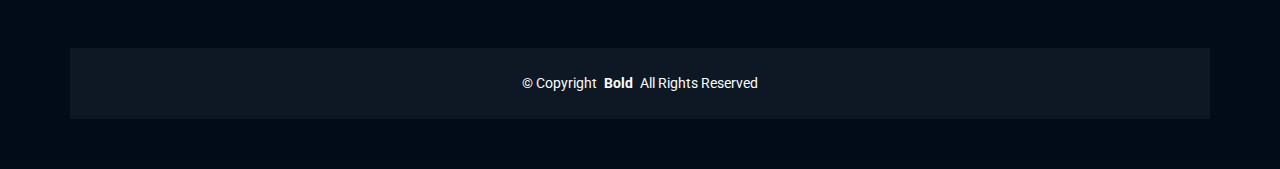
<file: portfolio-details.html>
<!DOCTYPE html>
<html lang="en">

<head>
  <meta charset="utf-8">
  <meta content="width=device-width, initial-scale=1.0" name="viewport">
  <title>Portfolio Details - idt-bold-statement</title>
  <meta name="description" content="">
  <meta name="keywords" content="">

  <!-- Favicons -->
  <link href="assets/img/favicon.png" rel="icon">
  <link href="assets/img/apple-touch-icon.png" rel="apple-touch-icon">

  <!-- Fonts -->
  <link href="https://fonts.googleapis.com" rel="preconnect">
  <link href="https://fonts.gstatic.com" rel="preconnect" crossorigin>
  <link href="https://fonts.googleapis.com/css2?family=Roboto:ital,wght@0,100;0,300;0,400;0,500;0,700;0,900;1,100;1,300;1,400;1,500;1,700;1,900&family=Montserrat:ital,wght@0,100;0,200;0,300;0,400;0,500;0,600;0,700;0,800;0,900;1,100;1,200;1,300;1,400;1,500;1,600;1,700;1,800;1,900&display=swap" rel="stylesheet">

  <!-- Vendor CSS Files -->
  <link href="assets/vendor/bootstrap/css/bootstrap.min.css" rel="stylesheet">
  <link href="assets/vendor/bootstrap-icons/bootstrap-icons.css" rel="stylesheet">
  <link href="assets/vendor/aos/aos.css" rel="stylesheet">
  <link href="assets/vendor/glightbox/css/glightbox.min.css" rel="stylesheet">
  <link href="assets/vendor/swiper/swiper-bundle.min.css" rel="stylesheet">

  <!-- Main CSS File -->
  <link href="assets/css/main.css" rel="stylesheet">

</head>

<body class="portfolio-details-page">

  <header id="header" class="header d-flex align-items-center sticky-top">
    <div class="container position-relative d-flex align-items-center justify-content-between">

      <a href="index.html" class="logo d-flex align-items-center me-auto me-xl-0">
        <!-- Uncomment the line below if you also wish to use an image logo -->
        <!-- <img src="assets/img/logo.webp" alt=""> -->
        <h1 class="sitename">Bold</h1><span>.</span>
      </a>

      <nav id="navmenu" class="navmenu">
        <ul>
          <li><a href="#hero">Home</a></li>
          <li><a href="#about">About</a></li>
          <li><a href="#services">Services</a></li>
          <li><a href="#portfolio">Portfolio</a></li>
          <li><a href="#contact">Contact</a></li>
        </ul>
        <i class="mobile-nav-toggle d-xl-none bi bi-list"></i>
      </nav>

      <a class="btn-getstarted" href="index.html#about">Get Started</a>

    </div>
  </header>

  <main class="main">

    <!-- Page Title -->
    <div class="page-title">
      <div class="heading">
        <div class="container">
          <div class="row d-flex justify-content-center text-center">
            <div class="col-lg-8">
              <h1 class="heading-title">Portfolio Details</h1>
              <p class="mb-0">
                Odio et unde deleniti. Deserunt numquam exercitationem. Officiis quo
                odio sint voluptas consequatur ut a odio voluptatem. Sit dolorum
                debitis veritatis natus dolores. Quasi ratione sint. Sit quaerat
                ipsum dolorem.
              </p>
            </div>
          </div>
        </div>
      </div>
      <nav class="breadcrumbs">
        <div class="container">
          <ol>
            <li><a href="index.html">Home</a></li>
            <li class="current">Portfolio Details</li>
          </ol>
        </div>
      </nav>
    </div><!-- End Page Title -->

    <!-- Portfolio Details Section -->
    <section id="portfolio-details" class="portfolio-details section">

      <div class="container" data-aos="fade-up" data-aos-delay="100">

        <div class="project-header">
          <div class="row">
            <div class="col-lg-7" data-aos="fade-up">
              <h1 class="project-title">Interactive Mobile Banking Platform</h1>
              <div class="project-meta">
                <div class="meta-item">
                  <i class="bi bi-calendar3"></i>
                  <span>June 2024</span>
                </div>
                <div class="meta-item">
                  <i class="bi bi-building"></i>
                  <span>FinTech Innovations Inc.</span>
                </div>
                <div class="meta-item">
                  <i class="bi bi-link-45deg"></i>
                  <a href="#" target="_blank">bankingapp.example.com</a>
                </div>
              </div>
              <div class="project-tags" data-aos="fade-up" data-aos-delay="100">
                <span class="tag">Mobile App</span>
                <span class="tag">UX Design</span>
                <span class="tag">FinTech</span>
              </div>
            </div>
            <div class="col-lg-5 d-flex align-items-center justify-content-end" data-aos="fade-up" data-aos-delay="200">
              <div class="technologies">
                <div class="tech-title">Technologies Used:</div>
                <div class="tech-badges">
                  <span>React Native</span>
                  <span>Node.js</span>
                  <span>MongoDB</span>
                  <span>AWS</span>
                  <span>Redux</span>
                </div>
              </div>
            </div>
          </div>
        </div>

        <div class="media-showcase" data-aos="zoom-in" data-aos-delay="100">
          <div class="portfolio-details-slider swiper init-swiper">
            <script type="application/json" class="swiper-config">
              {
                "loop": true,
                "speed": 800,
                "autoplay": {
                  "delay": 5000
                },
                "effect": "fade",
                "fadeEffect": {
                  "crossFade": true
                },
                "slidesPerView": 1,
                "pagination": {
                  "el": ".swiper-pagination",
                  "clickable": true,
                  "dynamicBullets": true
                }
              }
            </script>
            <div class="swiper-wrapper">
              <div class="swiper-slide">
                <img src="assets/img/portfolio/portfolio-1.webp" alt="Portfolio Image" class="img-fluid">
              </div>
              <div class="swiper-slide">
                <img src="assets/img/portfolio/portfolio-2.webp" alt="Portfolio Image" class="img-fluid">
              </div>
              <div class="swiper-slide">
                <img src="assets/img/portfolio/portfolio-3.webp" alt="Portfolio Image" class="img-fluid">
              </div>
            </div>
            <div class="swiper-pagination"></div>
          </div>
        </div>

        <div class="project-content">
          <div class="row gy-4">
            <div class="col-lg-7" data-aos="fade-up">
              <div class="description-box">
                <h3>Project Overview</h3>
                <p class="lead">Lorem ipsum dolor sit amet, consectetur adipiscing elit. Proin dignissim, justo non commodo pellentesque, eros massa convallis ipsum, vel ultrices mauris arcu nec magna. Vestibulum ante ipsum primis in faucibus orci luctus et.</p>
                <p>Nulla porttitor accumsan tincidunt. Vivamus magna justo, lacinia eget consectetur sed, convallis at tellus. Curabitur aliquet quam id dui posuere blandit. Mauris blandit aliquet elit, eget tincidunt nibh pulvinar a nulla porttitor accumsan.</p>
              </div>
            </div>

            <div class="col-lg-5" data-aos="fade-up" data-aos-delay="100">
              <div class="project-stats">
                <div class="stat-item">
                  <div class="stat-number">14k+</div>
                  <div class="stat-label">Active Users</div>
                </div>
                <div class="stat-item">
                  <div class="stat-number">98%</div>
                  <div class="stat-label">Client Satisfaction</div>
                </div>
                <div class="stat-item">
                  <div class="stat-number">6</div>
                  <div class="stat-label">Months Development</div>
                </div>
                <div class="stat-item">
                  <div class="stat-number">4.8</div>
                  <div class="stat-label">App Store Rating</div>
                </div>
              </div>
            </div>
          </div>

          <div class="row gy-4">
            <div class="col-md-6" data-aos="fade-up" data-aos-delay="200">
              <div class="info-card">
                <div class="card-icon">
                  <i class="bi bi-lightbulb"></i>
                </div>
                <h4>The Challenge</h4>
                <p>Donec rutrum congue leo eget malesuada. Pellentesque in ipsum id orci porta dapibus. Cras ultricies ligula sed magna dictum porta. Curabitur arcu erat, accumsan id imperdiet et, porttitor at sem.</p>
              </div>
            </div>

            <div class="col-md-6" data-aos="fade-up" data-aos-delay="300">
              <div class="info-card">
                <div class="card-icon">
                  <i class="bi bi-trophy"></i>
                </div>
                <h4>The Solution</h4>
                <p>Vestibulum ac diam sit amet quam vehicula elementum sed sit amet dui. Curabitur non nulla sit amet nisl tempus convallis quis ac lectus. Donec sollicitudin molestie malesuada. Praesent sapien massa.</p>
              </div>
            </div>
          </div>

          <div class="project-gallery" data-aos="fade-up" data-aos-delay="200">
            <h3>Project Gallery</h3>
            <div class="row g-3">
              <div class="col-6 col-md-3">
                <div class="gallery-item">
                  <img src="assets/img/portfolio/portfolio-9.webp" alt="Project Image" class="img-fluid glightbox">
                </div>
              </div>
              <div class="col-6 col-md-3">
                <div class="gallery-item">
                  <img src="assets/img/portfolio/portfolio-10.webp" alt="Project Image" class="img-fluid glightbox">
                </div>
              </div>
              <div class="col-6 col-md-3">
                <div class="gallery-item">
                  <img src="assets/img/portfolio/portfolio-4.webp" alt="Project Image" class="img-fluid glightbox">
                </div>
              </div>
              <div class="col-6 col-md-3">
                <div class="gallery-item">
                  <img src="assets/img/portfolio/portfolio-6.webp" alt="Project Image" class="img-fluid glightbox">
                </div>
              </div>
            </div>
          </div>

          <div class="key-features" data-aos="fade-up" data-aos-delay="200">
            <h3>Key Features</h3>
            <div class="row g-4">
              <div class="col-md-4">
                <div class="feature-item">
                  <i class="bi bi-shield-check"></i>
                  <h5>Secure Authentication</h5>
                  <p>Praesent sapien massa, convallis a pellentesque nec, egestas non nisi.</p>
                </div>
              </div>
              <div class="col-md-4">
                <div class="feature-item">
                  <i class="bi bi-graph-up-arrow"></i>
                  <h5>Real-time Analytics</h5>
                  <p>Curabitur non nulla sit amet nisl tempus convallis quis ac lectus.</p>
                </div>
              </div>
              <div class="col-md-4">
                <div class="feature-item">
                  <i class="bi bi-gear-wide-connected"></i>
                  <h5>API Integration</h5>
                  <p>Donec sollicitudin molestie malesuada et, porttitor at sem augue.</p>
                </div>
              </div>
            </div>
          </div>

          <div class="project-navigation" data-aos="fade-up" data-aos-delay="300">
            <a href="#" class="prev-project">
              <i class="bi bi-arrow-left"></i>
              <span>Previous Project</span>
            </a>
            <a href="#" class="all-projects">
              <i class="bi bi-grid"></i>
              <span>All Projects</span>
            </a>
            <a href="#" class="next-project">
              <span>Next Project</span>
              <i class="bi bi-arrow-right"></i>
            </a>
          </div>
        </div>

      </div>

    </section><!-- /Portfolio Details Section -->

  </main>

  <footer id="footer" class="footer">

    <div class="container footer-top">
      <div class="row gy-4">
        <div class="col-lg-5 col-md-12 footer-about">
          <a href="index.html" class="logo d-flex align-items-center">
            <span class="sitename">Bold</span>
          </a>
          <p>Cras fermentum odio eu feugiat lide par naso tierra. Justo eget nada terra videa magna derita valies darta donna mare fermentum iaculis eu non diam phasellus.</p>
          <div class="social-links d-flex mt-4">
            <a href=""><i class="bi bi-twitter-x"></i></a>
            <a href=""><i class="bi bi-facebook"></i></a>
            <a href=""><i class="bi bi-instagram"></i></a>
            <a href=""><i class="bi bi-linkedin"></i></a>
          </div>
        </div>

        <div class="col-lg-2 col-6 footer-links">
          <h4>Useful Links</h4>
          <ul>
            <li><a href="#">Home</a></li>
            <li><a href="#">About us</a></li>
            <li><a href="#">Services</a></li>
            <li><a href="#">Terms of service</a></li>
            <li><a href="#">Privacy policy</a></li>
          </ul>
        </div>

        <div class="col-lg-2 col-6 footer-links">
          <h4>Our Services</h4>
          <ul>
            <li><a href="#">Web Design</a></li>
            <li><a href="#">Web Development</a></li>
            <li><a href="#">Product Management</a></li>
            <li><a href="#">Marketing</a></li>
            <li><a href="#">Graphic Design</a></li>
          </ul>
        </div>

        <div class="col-lg-3 col-md-12 footer-contact text-center text-md-start">
          <h4>Contact Us</h4>
          <p>A108 Adam Street</p>
          <p>New York, NY 535022</p>
          <p>United States</p>
          <p class="mt-4"><strong>Phone:</strong> <span>+1 5589 55488 55</span></p>
          <p><strong>Email:</strong> <span>info@example.com</span></p>
        </div>

      </div>
    </div>

    <div class="container copyright text-center mt-4">
      <p>© <span>Copyright</span> <strong class="px-1 sitename">Bold</strong> <span>All Rights Reserved</span></p>

    </div>

  </footer>

  <!-- Scroll Top -->
  <a href="#" id="scroll-top" class="scroll-top d-flex align-items-center justify-content-center"><i class="bi bi-arrow-up-short"></i></a>

  <!-- Preloader -->
  <div id="preloader"></div>

  <!-- Vendor JS Files -->
  <script src="assets/vendor/bootstrap/js/bootstrap.bundle.min.js"></script>
  <script src="assets/vendor/php-email-form/validate.js"></script>
  <script src="assets/vendor/aos/aos.js"></script>
  <script src="assets/vendor/glightbox/js/glightbox.min.js"></script>
  <script src="assets/vendor/purecounter/purecounter_vanilla.js"></script>
  <script src="assets/vendor/imagesloaded/imagesloaded.pkgd.min.js"></script>
  <script src="assets/vendor/isotope-layout/isotope.pkgd.min.js"></script>
  <script src="assets/vendor/swiper/swiper-bundle.min.js"></script>

  <!-- Main JS File -->
  <script src="assets/js/main.js"></script>

</body>

</html>
</file>
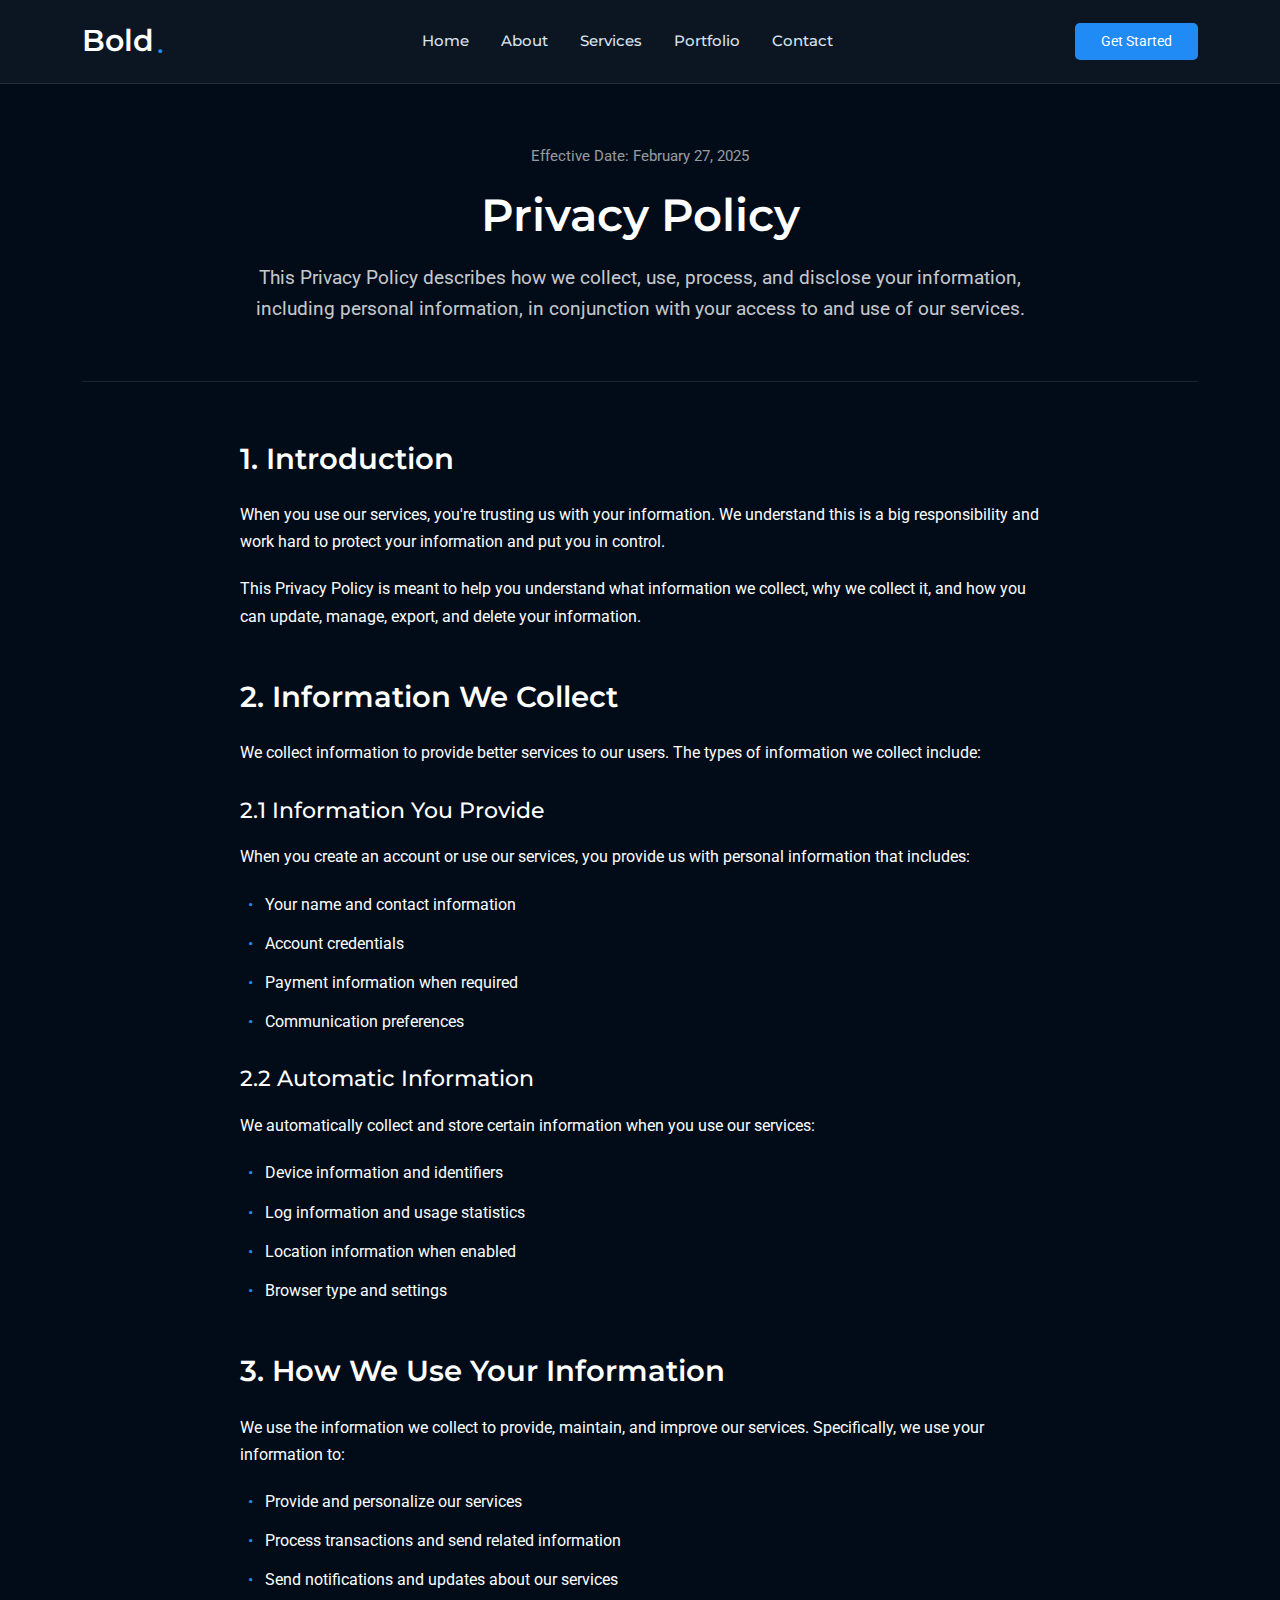
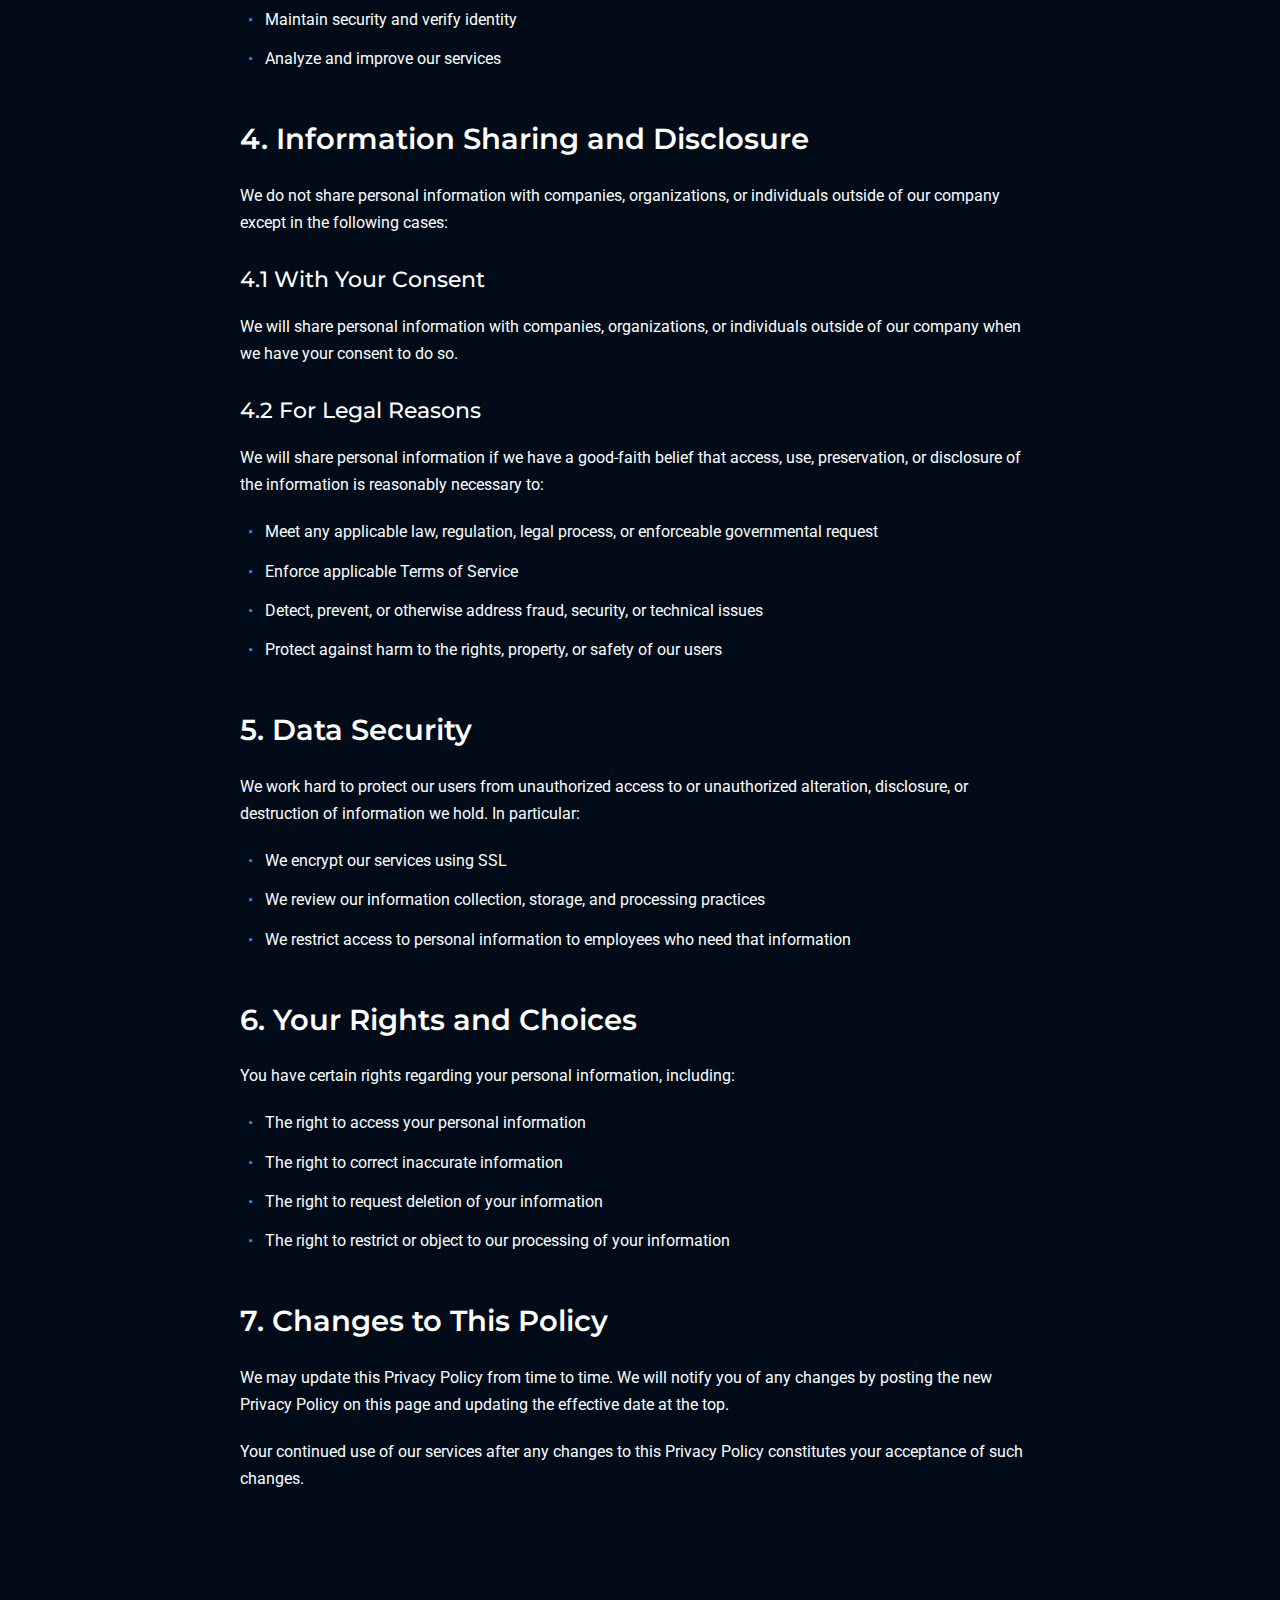
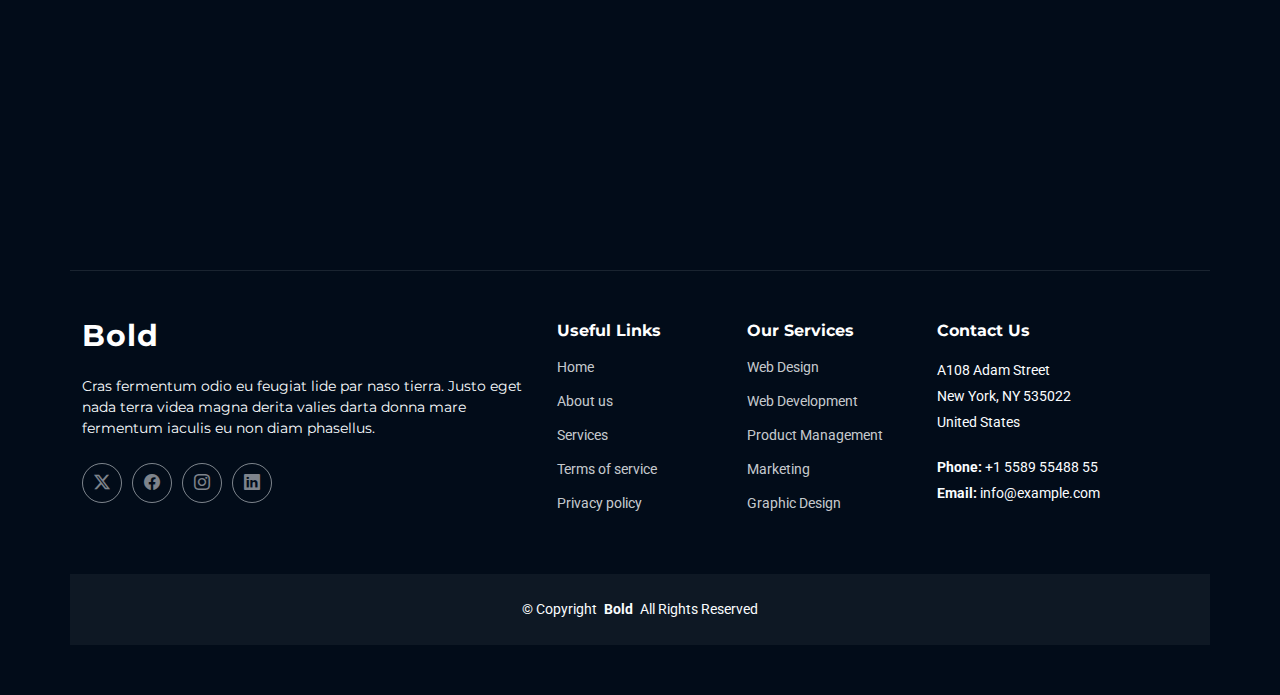
<file: privacy.html>
<!DOCTYPE html>
<html lang="en">

<head>
  <meta charset="utf-8">
  <meta content="width=device-width, initial-scale=1.0" name="viewport">
  <title>Privacy - idt-bold-statement</title>
  <meta name="description" content="">
  <meta name="keywords" content="">

  <!-- Favicons -->
  <link href="assets/img/favicon.png" rel="icon">
  <link href="assets/img/apple-touch-icon.png" rel="apple-touch-icon">

  <!-- Fonts -->
  <link href="https://fonts.googleapis.com" rel="preconnect">
  <link href="https://fonts.gstatic.com" rel="preconnect" crossorigin>
  <link href="https://fonts.googleapis.com/css2?family=Roboto:ital,wght@0,100;0,300;0,400;0,500;0,700;0,900;1,100;1,300;1,400;1,500;1,700;1,900&family=Montserrat:ital,wght@0,100;0,200;0,300;0,400;0,500;0,600;0,700;0,800;0,900;1,100;1,200;1,300;1,400;1,500;1,600;1,700;1,800;1,900&display=swap" rel="stylesheet">

  <!-- Vendor CSS Files -->
  <link href="assets/vendor/bootstrap/css/bootstrap.min.css" rel="stylesheet">
  <link href="assets/vendor/bootstrap-icons/bootstrap-icons.css" rel="stylesheet">
  <link href="assets/vendor/aos/aos.css" rel="stylesheet">
  <link href="assets/vendor/glightbox/css/glightbox.min.css" rel="stylesheet">
  <link href="assets/vendor/swiper/swiper-bundle.min.css" rel="stylesheet">

  <!-- Main CSS File -->
  <link href="assets/css/main.css" rel="stylesheet">

</head>

<body class="privacy-page">

  <header id="header" class="header d-flex align-items-center sticky-top">
    <div class="container position-relative d-flex align-items-center justify-content-between">

      <a href="index.html" class="logo d-flex align-items-center me-auto me-xl-0">
        <!-- Uncomment the line below if you also wish to use an image logo -->
        <!-- <img src="assets/img/logo.webp" alt=""> -->
        <h1 class="sitename">Bold</h1><span>.</span>
      </a>

      <nav id="navmenu" class="navmenu">
        <ul>
          <li><a href="#hero">Home</a></li>
          <li><a href="#about">About</a></li>
          <li><a href="#services">Services</a></li>
          <li><a href="#portfolio">Portfolio</a></li>
          <li><a href="#contact">Contact</a></li>
        </ul>
        <i class="mobile-nav-toggle d-xl-none bi bi-list"></i>
      </nav>

      <a class="btn-getstarted" href="index.html#about">Get Started</a>

    </div>
  </header>

  <main class="main">

    <!-- Privacy Section -->
    <section id="privacy" class="privacy section">

      <div class="container" data-aos="fade-up">
        <!-- Header -->
        <div class="privacy-header" data-aos="fade-up">
          <div class="header-content">
            <div class="last-updated">Effective Date: February 27, 2025</div>
            <h1>Privacy Policy</h1>
            <p class="intro-text">This Privacy Policy describes how we collect, use, process, and disclose your information, including personal information, in conjunction with your access to and use of our services.</p>
          </div>
        </div>

        <!-- Main Content -->
        <div class="privacy-content" data-aos="fade-up">
          <!-- Introduction -->
          <div class="content-section">
            <h2>1. Introduction</h2>
            <p>When you use our services, you're trusting us with your information. We understand this is a big responsibility and work hard to protect your information and put you in control.</p>
            <p>This Privacy Policy is meant to help you understand what information we collect, why we collect it, and how you can update, manage, export, and delete your information.</p>
          </div>

          <!-- Information Collection -->
          <div class="content-section">
            <h2>2. Information We Collect</h2>
            <p>We collect information to provide better services to our users. The types of information we collect include:</p>

            <h3>2.1 Information You Provide</h3>
            <p>When you create an account or use our services, you provide us with personal information that includes:</p>
            <ul>
              <li>Your name and contact information</li>
              <li>Account credentials</li>
              <li>Payment information when required</li>
              <li>Communication preferences</li>
            </ul>

            <h3>2.2 Automatic Information</h3>
            <p>We automatically collect and store certain information when you use our services:</p>
            <ul>
              <li>Device information and identifiers</li>
              <li>Log information and usage statistics</li>
              <li>Location information when enabled</li>
              <li>Browser type and settings</li>
            </ul>
          </div>

          <!-- Use of Information -->
          <div class="content-section">
            <h2>3. How We Use Your Information</h2>
            <p>We use the information we collect to provide, maintain, and improve our services. Specifically, we use your information to:</p>
            <ul>
              <li>Provide and personalize our services</li>
              <li>Process transactions and send related information</li>
              <li>Send notifications and updates about our services</li>
              <li>Maintain security and verify identity</li>
              <li>Analyze and improve our services</li>
            </ul>
          </div>

          <!-- Information Sharing -->
          <div class="content-section">
            <h2>4. Information Sharing and Disclosure</h2>
            <p>We do not share personal information with companies, organizations, or individuals outside of our company except in the following cases:</p>

            <h3>4.1 With Your Consent</h3>
            <p>We will share personal information with companies, organizations, or individuals outside of our company when we have your consent to do so.</p>

            <h3>4.2 For Legal Reasons</h3>
            <p>We will share personal information if we have a good-faith belief that access, use, preservation, or disclosure of the information is reasonably necessary to:</p>
            <ul>
              <li>Meet any applicable law, regulation, legal process, or enforceable governmental request</li>
              <li>Enforce applicable Terms of Service</li>
              <li>Detect, prevent, or otherwise address fraud, security, or technical issues</li>
              <li>Protect against harm to the rights, property, or safety of our users</li>
            </ul>
          </div>

          <!-- Data Security -->
          <div class="content-section">
            <h2>5. Data Security</h2>
            <p>We work hard to protect our users from unauthorized access to or unauthorized alteration, disclosure, or destruction of information we hold. In particular:</p>
            <ul>
              <li>We encrypt our services using SSL</li>
              <li>We review our information collection, storage, and processing practices</li>
              <li>We restrict access to personal information to employees who need that information</li>
            </ul>
          </div>

          <!-- Your Rights -->
          <div class="content-section">
            <h2>6. Your Rights and Choices</h2>
            <p>You have certain rights regarding your personal information, including:</p>
            <ul>
              <li>The right to access your personal information</li>
              <li>The right to correct inaccurate information</li>
              <li>The right to request deletion of your information</li>
              <li>The right to restrict or object to our processing of your information</li>
            </ul>
          </div>

          <!-- Policy Updates -->
          <div class="content-section">
            <h2>7. Changes to This Policy</h2>
            <p>We may update this Privacy Policy from time to time. We will notify you of any changes by posting the new Privacy Policy on this page and updating the effective date at the top.</p>
            <p>Your continued use of our services after any changes to this Privacy Policy constitutes your acceptance of such changes.</p>
          </div>
        </div>

        <!-- Contact Section -->
        <div class="privacy-contact" data-aos="fade-up">
          <h2>Contact Us</h2>
          <p>If you have any questions about this Privacy Policy or our practices, please contact us:</p>
          <div class="contact-details">
            <p><strong>Email:</strong> privacy@example.com</p>
            <p><strong>Address:</strong> 123 Privacy Street, Security City, 12345</p>
          </div>
        </div>

      </div>

    </section><!-- /Privacy Section -->

  </main>

  <footer id="footer" class="footer">

    <div class="container footer-top">
      <div class="row gy-4">
        <div class="col-lg-5 col-md-12 footer-about">
          <a href="index.html" class="logo d-flex align-items-center">
            <span class="sitename">Bold</span>
          </a>
          <p>Cras fermentum odio eu feugiat lide par naso tierra. Justo eget nada terra videa magna derita valies darta donna mare fermentum iaculis eu non diam phasellus.</p>
          <div class="social-links d-flex mt-4">
            <a href=""><i class="bi bi-twitter-x"></i></a>
            <a href=""><i class="bi bi-facebook"></i></a>
            <a href=""><i class="bi bi-instagram"></i></a>
            <a href=""><i class="bi bi-linkedin"></i></a>
          </div>
        </div>

        <div class="col-lg-2 col-6 footer-links">
          <h4>Useful Links</h4>
          <ul>
            <li><a href="#">Home</a></li>
            <li><a href="#">About us</a></li>
            <li><a href="#">Services</a></li>
            <li><a href="#">Terms of service</a></li>
            <li><a href="#">Privacy policy</a></li>
          </ul>
        </div>

        <div class="col-lg-2 col-6 footer-links">
          <h4>Our Services</h4>
          <ul>
            <li><a href="#">Web Design</a></li>
            <li><a href="#">Web Development</a></li>
            <li><a href="#">Product Management</a></li>
            <li><a href="#">Marketing</a></li>
            <li><a href="#">Graphic Design</a></li>
          </ul>
        </div>

        <div class="col-lg-3 col-md-12 footer-contact text-center text-md-start">
          <h4>Contact Us</h4>
          <p>A108 Adam Street</p>
          <p>New York, NY 535022</p>
          <p>United States</p>
          <p class="mt-4"><strong>Phone:</strong> <span>+1 5589 55488 55</span></p>
          <p><strong>Email:</strong> <span>info@example.com</span></p>
        </div>

      </div>
    </div>

    <div class="container copyright text-center mt-4">
      <p>© <span>Copyright</span> <strong class="px-1 sitename">Bold</strong> <span>All Rights Reserved</span></p>

    </div>

  </footer>

  <!-- Scroll Top -->
  <a href="#" id="scroll-top" class="scroll-top d-flex align-items-center justify-content-center"><i class="bi bi-arrow-up-short"></i></a>

  <!-- Preloader -->
  <div id="preloader"></div>

  <!-- Vendor JS Files -->
  <script src="assets/vendor/bootstrap/js/bootstrap.bundle.min.js"></script>
  <script src="assets/vendor/php-email-form/validate.js"></script>
  <script src="assets/vendor/aos/aos.js"></script>
  <script src="assets/vendor/glightbox/js/glightbox.min.js"></script>
  <script src="assets/vendor/purecounter/purecounter_vanilla.js"></script>
  <script src="assets/vendor/imagesloaded/imagesloaded.pkgd.min.js"></script>
  <script src="assets/vendor/isotope-layout/isotope.pkgd.min.js"></script>
  <script src="assets/vendor/swiper/swiper-bundle.min.js"></script>

  <!-- Main JS File -->
  <script src="assets/js/main.js"></script>

</body>

</html>
</file>
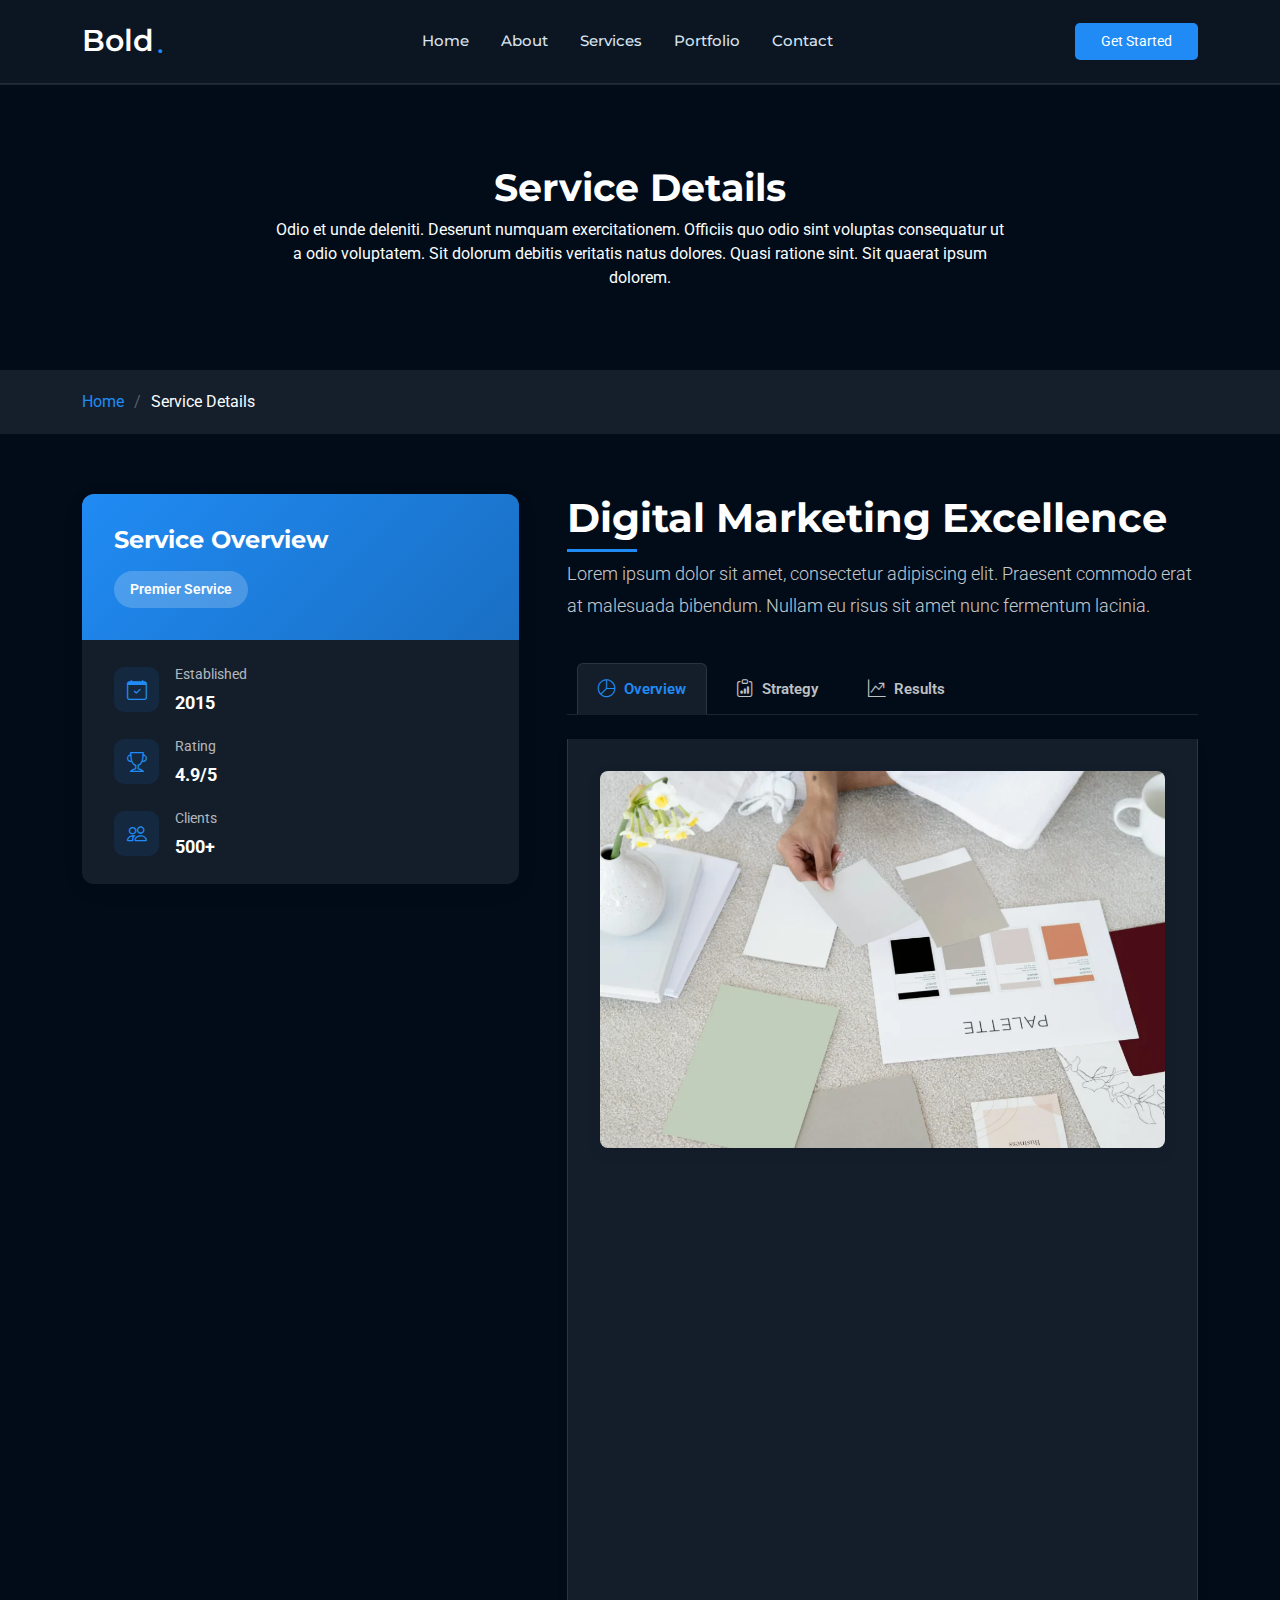
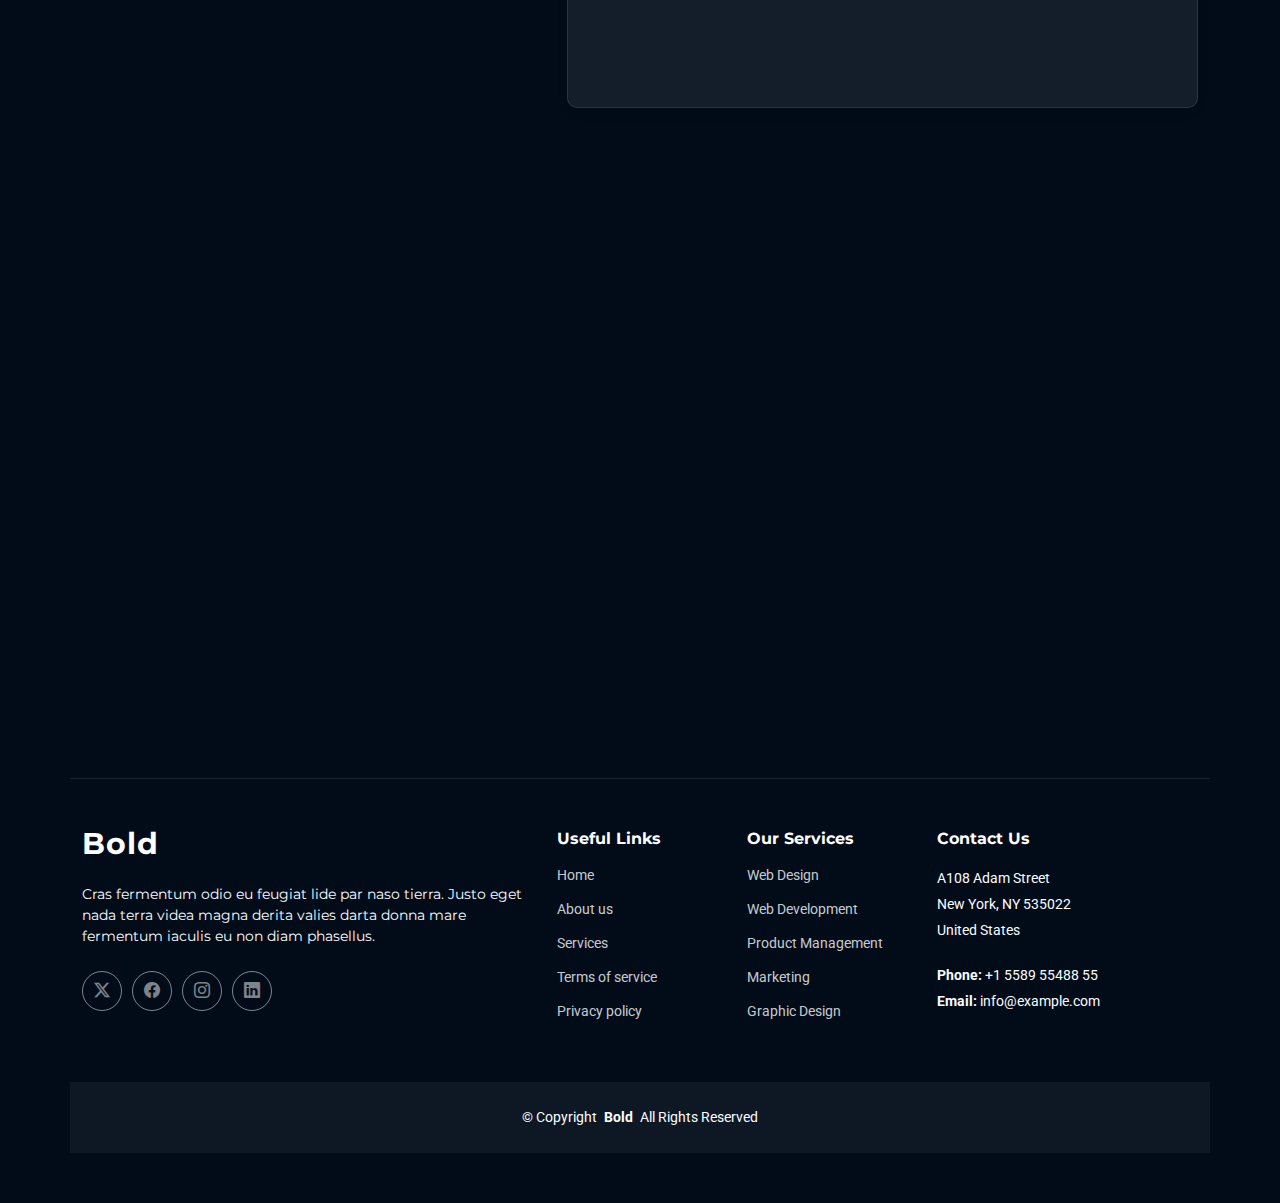
<file: service-details.html>
<!DOCTYPE html>
<html lang="en">

<head>
  <meta charset="utf-8">
  <meta content="width=device-width, initial-scale=1.0" name="viewport">
  <title>Service Details - idt-bold-statement</title>
  <meta name="description" content="">
  <meta name="keywords" content="">

  <!-- Favicons -->
  <link href="assets/img/favicon.png" rel="icon">
  <link href="assets/img/apple-touch-icon.png" rel="apple-touch-icon">

  <!-- Fonts -->
  <link href="https://fonts.googleapis.com" rel="preconnect">
  <link href="https://fonts.gstatic.com" rel="preconnect" crossorigin>
  <link href="https://fonts.googleapis.com/css2?family=Roboto:ital,wght@0,100;0,300;0,400;0,500;0,700;0,900;1,100;1,300;1,400;1,500;1,700;1,900&family=Montserrat:ital,wght@0,100;0,200;0,300;0,400;0,500;0,600;0,700;0,800;0,900;1,100;1,200;1,300;1,400;1,500;1,600;1,700;1,800;1,900&display=swap" rel="stylesheet">

  <!-- Vendor CSS Files -->
  <link href="assets/vendor/bootstrap/css/bootstrap.min.css" rel="stylesheet">
  <link href="assets/vendor/bootstrap-icons/bootstrap-icons.css" rel="stylesheet">
  <link href="assets/vendor/aos/aos.css" rel="stylesheet">
  <link href="assets/vendor/glightbox/css/glightbox.min.css" rel="stylesheet">
  <link href="assets/vendor/swiper/swiper-bundle.min.css" rel="stylesheet">

  <!-- Main CSS File -->
  <link href="assets/css/main.css" rel="stylesheet">

</head>

<body class="service-details-page">

  <header id="header" class="header d-flex align-items-center sticky-top">
    <div class="container position-relative d-flex align-items-center justify-content-between">

      <a href="index.html" class="logo d-flex align-items-center me-auto me-xl-0">
        <!-- Uncomment the line below if you also wish to use an image logo -->
        <!-- <img src="assets/img/logo.webp" alt=""> -->
        <h1 class="sitename">Bold</h1><span>.</span>
      </a>

      <nav id="navmenu" class="navmenu">
        <ul>
          <li><a href="#hero">Home</a></li>
          <li><a href="#about">About</a></li>
          <li><a href="#services">Services</a></li>
          <li><a href="#portfolio">Portfolio</a></li>
          <li><a href="#contact">Contact</a></li>
        </ul>
        <i class="mobile-nav-toggle d-xl-none bi bi-list"></i>
      </nav>

      <a class="btn-getstarted" href="index.html#about">Get Started</a>

    </div>
  </header>

  <main class="main">

    <!-- Page Title -->
    <div class="page-title">
      <div class="heading">
        <div class="container">
          <div class="row d-flex justify-content-center text-center">
            <div class="col-lg-8">
              <h1 class="heading-title">Service Details</h1>
              <p class="mb-0">
                Odio et unde deleniti. Deserunt numquam exercitationem. Officiis quo
                odio sint voluptas consequatur ut a odio voluptatem. Sit dolorum
                debitis veritatis natus dolores. Quasi ratione sint. Sit quaerat
                ipsum dolorem.
              </p>
            </div>
          </div>
        </div>
      </div>
      <nav class="breadcrumbs">
        <div class="container">
          <ol>
            <li><a href="index.html">Home</a></li>
            <li class="current">Service Details</li>
          </ol>
        </div>
      </nav>
    </div><!-- End Page Title -->

    <!-- Service Details Section -->
    <section id="service-details" class="service-details section">

      <div class="container" data-aos="fade-up" data-aos-delay="100">

        <div class="row g-5">

          <div class="col-lg-5 order-2 order-lg-1">
            <div class="sidebar-wrapper" data-aos="fade-right">
              <div class="service-info-card">
                <div class="card-header">
                  <h3>Service Overview</h3>
                  <div class="service-badge">Premier Service</div>
                </div>
                <div class="service-stats">
                  <div class="stat-item">
                    <i class="bi bi-calendar-check"></i>
                    <div>
                      <span class="stat-label">Established</span>
                      <span class="stat-value">2015</span>
                    </div>
                  </div>
                  <div class="stat-item">
                    <i class="bi bi-trophy"></i>
                    <div>
                      <span class="stat-label">Rating</span>
                      <span class="stat-value">4.9/5</span>
                    </div>
                  </div>
                  <div class="stat-item">
                    <i class="bi bi-people"></i>
                    <div>
                      <span class="stat-label">Clients</span>
                      <span class="stat-value">500+</span>
                    </div>
                  </div>
                </div>
              </div>

              <div class="service-highlights" data-aos="fade-up" data-aos-delay="100">
                <h4>Why Choose Us</h4>
                <div class="highlights-wrapper">
                  <div class="highlight-item">
                    <div class="highlight-icon">
                      <i class="bi bi-award"></i>
                    </div>
                    <div class="highlight-content">
                      <h5>Industry Expertise</h5>
                      <p>Lorem ipsum dolor sit amet, consectetur adipiscing elit.</p>
                    </div>
                  </div>
                  <div class="highlight-item">
                    <div class="highlight-icon">
                      <i class="bi bi-bar-chart"></i>
                    </div>
                    <div class="highlight-content">
                      <h5>Proven Results</h5>
                      <p>Praesent commodo erat at malesuada bibendum.</p>
                    </div>
                  </div>
                  <div class="highlight-item">
                    <div class="highlight-icon">
                      <i class="bi bi-gear"></i>
                    </div>
                    <div class="highlight-content">
                      <h5>Custom Solutions</h5>
                      <p>Nullam eu risus sit amet nunc fermentum lacinia.</p>
                    </div>
                  </div>
                  <div class="highlight-item">
                    <div class="highlight-icon">
                      <i class="bi bi-clock-history"></i>
                    </div>
                    <div class="highlight-content">
                      <h5>Timely Delivery</h5>
                      <p>Donec vitae sapien ut libero venenatis faucibus.</p>
                    </div>
                  </div>
                </div>
              </div>

              <div class="contact-action" data-aos="fade-up" data-aos-delay="200">
                <div class="action-content">
                  <h4>Need Expert Consultation?</h4>
                  <p>Lorem ipsum dolor sit amet, consectetur adipiscing elit.</p>
                  <a href="#" class="action-button">Book a Call</a>
                </div>
              </div>

              <div class="client-testimonial" data-aos="fade-up" data-aos-delay="300">
                <div class="testimonial-content">
                  <span class="quote-mark"><i class="bi bi-quote"></i></span>
                  <p>Lorem ipsum dolor sit amet, consectetur adipiscing elit. Praesent commodo erat at malesuada bibendum. Nullam eu risus.</p>
                  <div class="client-info">
                    <img src="assets/img/person/person-f-8.webp" alt="Client" class="client-avatar">
                    <div>
                      <h6>Anna Martinez</h6>
                      <span>Marketing Director, CreativeHub</span>
                    </div>
                  </div>
                </div>
              </div>
            </div>
          </div>

          <div class="col-lg-7 order-1 order-lg-2">
            <div class="service-main" data-aos="fade-left">
              <div class="service-header">
                <h1>Digital Marketing Excellence</h1>
                <p class="lead">Lorem ipsum dolor sit amet, consectetur adipiscing elit. Praesent commodo erat at malesuada bibendum. Nullam eu risus sit amet nunc fermentum lacinia.</p>
              </div>

              <div class="service-content-tabs">
                <ul class="nav nav-pills mb-4" id="serviceTabs" role="tablist">
                  <li class="nav-item" role="presentation">
                    <button class="nav-link active" data-bs-toggle="tab" data-bs-target="#service-details-tab-1" type="button" role="tab" aria-selected="true">
                      <i class="bi bi-pie-chart"></i> Overview
                    </button>
                  </li>
                  <li class="nav-item" role="presentation">
                    <button class="nav-link" data-bs-toggle="tab" data-bs-target="#service-details-tab-2" type="button" role="tab" aria-selected="false">
                      <i class="bi bi-clipboard-data"></i> Strategy
                    </button>
                  </li>
                  <li class="nav-item" role="presentation">
                    <button class="nav-link" data-bs-toggle="tab" data-bs-target="#service-details-tab-3" type="button" role="tab" aria-selected="false">
                      <i class="bi bi-graph-up-arrow"></i> Results
                    </button>
                  </li>
                </ul>

                <div class="tab-content">
                  <div class="tab-pane fade show active" id="service-details-tab-1" role="tabpanel">
                    <div class="tab-image-content">
                      <img src="assets/img/services/services-5.webp" alt="Marketing Strategy" class="img-fluid main-image" data-aos="zoom-in">
                      <div class="content-blocks row g-4 mt-4">
                        <div class="col-md-6" data-aos="fade-up">
                          <div class="content-block">
                            <h4><i class="bi bi-bullseye"></i> Targeted Approach</h4>
                            <p>Lorem ipsum dolor sit amet, consectetur adipiscing elit. Praesent commodo erat at malesuada bibendum. Nullam eu risus sit amet nunc fermentum lacinia.</p>
                          </div>
                        </div>
                        <div class="col-md-6" data-aos="fade-up" data-aos-delay="100">
                          <div class="content-block">
                            <h4><i class="bi bi-vector-pen"></i> Creative Solutions</h4>
                            <p>Phasellus quis erat nibh. Praesent a nibh at eros sodales finibus. Suspendisse potenti. Sed vitae sagittis nulla.</p>
                          </div>
                        </div>
                        <div class="col-md-6" data-aos="fade-up" data-aos-delay="200">
                          <div class="content-block">
                            <h4><i class="bi bi-lightning-charge"></i> Fast Implementation</h4>
                            <p>Vestibulum ante ipsum primis in faucibus orci luctus et ultrices posuere cubilia curae; Nullam consequat, nulla nec commodo finibus.</p>
                          </div>
                        </div>
                        <div class="col-md-6" data-aos="fade-up" data-aos-delay="300">
                          <div class="content-block">
                            <h4><i class="bi bi-clipboard-data"></i> Data-Driven</h4>
                            <p>Ipsum magna pretium libero, nec commodo finibus ipsum magna pretium. Vestibulum ante ipsum primis in faucibus orci luctus.</p>
                          </div>
                        </div>
                      </div>
                    </div>
                  </div>

                  <div class="tab-pane fade" id="service-details-tab-2" role="tabpanel">
                    <div class="strategy-content">
                      <div class="row g-4 align-items-center mb-5">
                        <div class="col-md-6" data-aos="fade-right">
                          <img src="assets/img/services/services-8.webp" alt="Marketing Strategy" class="img-fluid rounded">
                        </div>
                        <div class="col-md-6" data-aos="fade-left">
                          <div class="strategy-text">
                            <h3>Our Strategic Approach</h3>
                            <p>Lorem ipsum dolor sit amet, consectetur adipiscing elit. Praesent commodo erat at malesuada bibendum. Nullam eu risus sit amet nunc fermentum lacinia.</p>
                            <p>Phasellus quis erat nibh. Praesent a nibh at eros sodales finibus. Suspendisse potenti. Sed vitae sagittis nulla.</p>
                          </div>
                        </div>
                      </div>

                      <div class="strategy-steps" data-aos="fade-up">
                        <h3 class="section-subtitle">Our Process</h3>
                        <div class="steps-wrapper">
                          <div class="step-item" data-aos="fade-up">
                            <div class="step-number">01</div>
                            <div class="step-content">
                              <h4>Research &amp; Analysis</h4>
                              <p>Lorem ipsum dolor sit amet, consectetur adipiscing elit. Praesent commodo erat at malesuada bibendum.</p>
                            </div>
                          </div>

                          <div class="step-item" data-aos="fade-up" data-aos-delay="100">
                            <div class="step-number">02</div>
                            <div class="step-content">
                              <h4>Strategy Development</h4>
                              <p>Phasellus quis erat nibh. Praesent a nibh at eros sodales finibus. Suspendisse potenti.</p>
                            </div>
                          </div>

                          <div class="step-item" data-aos="fade-up" data-aos-delay="200">
                            <div class="step-number">03</div>
                            <div class="step-content">
                              <h4>Implementation</h4>
                              <p>Vestibulum ante ipsum primis in faucibus orci luctus et ultrices posuere cubilia curae.</p>
                            </div>
                          </div>

                          <div class="step-item" data-aos="fade-up" data-aos-delay="300">
                            <div class="step-number">04</div>
                            <div class="step-content">
                              <h4>Optimization &amp; Growth</h4>
                              <p>Nullam consequat, nulla nec commodo finibus, ipsum magna pretium libero, nec commodo finibus.</p>
                            </div>
                          </div>
                        </div>
                      </div>
                    </div>
                  </div>

                  <div class="tab-pane fade" id="service-details-tab-3" role="tabpanel">
                    <div class="results-content">
                      <div class="metrics-overview" data-aos="fade-up">
                        <div class="row g-4">
                          <div class="col-md-4">
                            <div class="metric-card">
                              <div class="metric-icon">
                                <i class="bi bi-graph-up-arrow"></i>
                              </div>
                              <div class="metric-value">+187%</div>
                              <div class="metric-label">Engagement Rate</div>
                            </div>
                          </div>
                          <div class="col-md-4">
                            <div class="metric-card">
                              <div class="metric-icon">
                                <i class="bi bi-people"></i>
                              </div>
                              <div class="metric-value">+203%</div>
                              <div class="metric-label">Audience Growth</div>
                            </div>
                          </div>
                          <div class="col-md-4">
                            <div class="metric-card">
                              <div class="metric-icon">
                                <i class="bi bi-cash-coin"></i>
                              </div>
                              <div class="metric-value">+156%</div>
                              <div class="metric-label">Conversion Rate</div>
                            </div>
                          </div>
                        </div>
                      </div>

                      <div class="case-studies" data-aos="fade-up" data-aos-delay="100">
                        <h3 class="section-subtitle">Case Studies</h3>

                        <div class="service-details-slider swiper init-swiper">
                          <script type="application/json" class="swiper-config">
                            {
                              "loop": true,
                              "speed": 800,
                              "autoplay": {
                                "delay": 5000
                              },
                              "slidesPerView": 1,
                              "spaceBetween": 20,
                              "pagination": {
                                "el": ".swiper-pagination",
                                "type": "bullets",
                                "clickable": true
                              }
                            }
                          </script>
                          <div class="swiper-wrapper">
                            <div class="swiper-slide">
                              <div class="case-study-item">
                                <div class="row g-0">
                                  <div class="col-md-5">
                                    <img src="assets/img/services/services-4.webp" alt="Case Study" class="img-fluid case-image" loading="lazy">
                                  </div>
                                  <div class="col-md-7">
                                    <div class="case-content">
                                      <h4>E-commerce Growth Strategy</h4>
                                      <div class="case-result">
                                        <span class="result-value">234%</span>
                                        <span class="result-label">Revenue Increase</span>
                                      </div>
                                      <p>Lorem ipsum dolor sit amet, consectetur adipiscing elit. Praesent commodo erat at malesuada bibendum. Nullam eu risus sit amet nunc fermentum lacinia.</p>
                                    </div>
                                  </div>
                                </div>
                              </div>
                            </div>
                            <div class="swiper-slide">
                              <div class="case-study-item">
                                <div class="row g-0">
                                  <div class="col-md-5">
                                    <img src="assets/img/services/services-2.webp" alt="Case Study" class="img-fluid case-image" loading="lazy">
                                  </div>
                                  <div class="col-md-7">
                                    <div class="case-content">
                                      <h4>Social Media Campaign</h4>
                                      <div class="case-result">
                                        <span class="result-value">187%</span>
                                        <span class="result-label">Engagement Growth</span>
                                      </div>
                                      <p>Phasellus quis erat nibh. Praesent a nibh at eros sodales finibus. Suspendisse potenti. Sed vitae sagittis nulla.</p>
                                    </div>
                                  </div>
                                </div>
                              </div>
                            </div>
                            <div class="swiper-slide">
                              <div class="case-study-item">
                                <div class="row g-0">
                                  <div class="col-md-5">
                                    <img src="assets/img/services/services-10.webp" alt="Case Study" class="img-fluid case-image" loading="lazy">
                                  </div>
                                  <div class="col-md-7">
                                    <div class="case-content">
                                      <h4>SEO Optimization Project</h4>
                                      <div class="case-result">
                                        <span class="result-value">312%</span>
                                        <span class="result-label">Organic Traffic</span>
                                      </div>
                                      <p>Vestibulum ante ipsum primis in faucibus orci luctus et ultrices posuere cubilia curae; Nullam consequat, nulla nec commodo finibus.</p>
                                    </div>
                                  </div>
                                </div>
                              </div>
                            </div>
                          </div>
                          <div class="swiper-pagination"></div>
                        </div>
                      </div>
                    </div>
                  </div>
                </div>
              </div>

              <div class="services-packages" data-aos="fade-up" data-aos-delay="100">
                <h3 class="section-subtitle">Our Services</h3>
                <div class="row g-4">
                  <div class="col-md-6" data-aos="fade-up">
                    <div class="service-package">
                      <div class="package-icon">
                        <i class="bi bi-megaphone"></i>
                      </div>
                      <h4>Social Media Marketing</h4>
                      <p>Lorem ipsum dolor sit amet, consectetur adipiscing elit. Praesent commodo erat at malesuada.</p>
                    </div>
                  </div>
                  <div class="col-md-6" data-aos="fade-up" data-aos-delay="100">
                    <div class="service-package">
                      <div class="package-icon">
                        <i class="bi bi-search"></i>
                      </div>
                      <h4>SEO Optimization</h4>
                      <p>Phasellus quis erat nibh. Praesent a nibh at eros sodales finibus. Suspendisse potenti.</p>
                    </div>
                  </div>
                  <div class="col-md-6" data-aos="fade-up" data-aos-delay="200">
                    <div class="service-package">
                      <div class="package-icon">
                        <i class="bi bi-envelope"></i>
                      </div>
                      <h4>Email Marketing</h4>
                      <p>Vestibulum ante ipsum primis in faucibus orci luctus et ultrices posuere cubilia curae.</p>
                    </div>
                  </div>
                  <div class="col-md-6" data-aos="fade-up" data-aos-delay="300">
                    <div class="service-package">
                      <div class="package-icon">
                        <i class="bi bi-bar-chart-line"></i>
                      </div>
                      <h4>Analytics &amp; Reporting</h4>
                      <p>Nullam consequat, nulla nec commodo finibus, ipsum magna pretium libero, nec commodo.</p>
                    </div>
                  </div>
                </div>
              </div>
            </div>
          </div>

        </div>

      </div>

    </section><!-- /Service Details Section -->

  </main>

  <footer id="footer" class="footer">

    <div class="container footer-top">
      <div class="row gy-4">
        <div class="col-lg-5 col-md-12 footer-about">
          <a href="index.html" class="logo d-flex align-items-center">
            <span class="sitename">Bold</span>
          </a>
          <p>Cras fermentum odio eu feugiat lide par naso tierra. Justo eget nada terra videa magna derita valies darta donna mare fermentum iaculis eu non diam phasellus.</p>
          <div class="social-links d-flex mt-4">
            <a href=""><i class="bi bi-twitter-x"></i></a>
            <a href=""><i class="bi bi-facebook"></i></a>
            <a href=""><i class="bi bi-instagram"></i></a>
            <a href=""><i class="bi bi-linkedin"></i></a>
          </div>
        </div>

        <div class="col-lg-2 col-6 footer-links">
          <h4>Useful Links</h4>
          <ul>
            <li><a href="#">Home</a></li>
            <li><a href="#">About us</a></li>
            <li><a href="#">Services</a></li>
            <li><a href="#">Terms of service</a></li>
            <li><a href="#">Privacy policy</a></li>
          </ul>
        </div>

        <div class="col-lg-2 col-6 footer-links">
          <h4>Our Services</h4>
          <ul>
            <li><a href="#">Web Design</a></li>
            <li><a href="#">Web Development</a></li>
            <li><a href="#">Product Management</a></li>
            <li><a href="#">Marketing</a></li>
            <li><a href="#">Graphic Design</a></li>
          </ul>
        </div>

        <div class="col-lg-3 col-md-12 footer-contact text-center text-md-start">
          <h4>Contact Us</h4>
          <p>A108 Adam Street</p>
          <p>New York, NY 535022</p>
          <p>United States</p>
          <p class="mt-4"><strong>Phone:</strong> <span>+1 5589 55488 55</span></p>
          <p><strong>Email:</strong> <span>info@example.com</span></p>
        </div>

      </div>
    </div>

    <div class="container copyright text-center mt-4">
      <p>© <span>Copyright</span> <strong class="px-1 sitename">Bold</strong> <span>All Rights Reserved</span></p>

    </div>

  </footer>

  <!-- Scroll Top -->
  <a href="#" id="scroll-top" class="scroll-top d-flex align-items-center justify-content-center"><i class="bi bi-arrow-up-short"></i></a>

  <!-- Preloader -->
  <div id="preloader"></div>

  <!-- Vendor JS Files -->
  <script src="assets/vendor/bootstrap/js/bootstrap.bundle.min.js"></script>
  <script src="assets/vendor/php-email-form/validate.js"></script>
  <script src="assets/vendor/aos/aos.js"></script>
  <script src="assets/vendor/glightbox/js/glightbox.min.js"></script>
  <script src="assets/vendor/purecounter/purecounter_vanilla.js"></script>
  <script src="assets/vendor/imagesloaded/imagesloaded.pkgd.min.js"></script>
  <script src="assets/vendor/isotope-layout/isotope.pkgd.min.js"></script>
  <script src="assets/vendor/swiper/swiper-bundle.min.js"></script>

  <!-- Main JS File -->
  <script src="assets/js/main.js"></script>

</body>

</html>
</file>
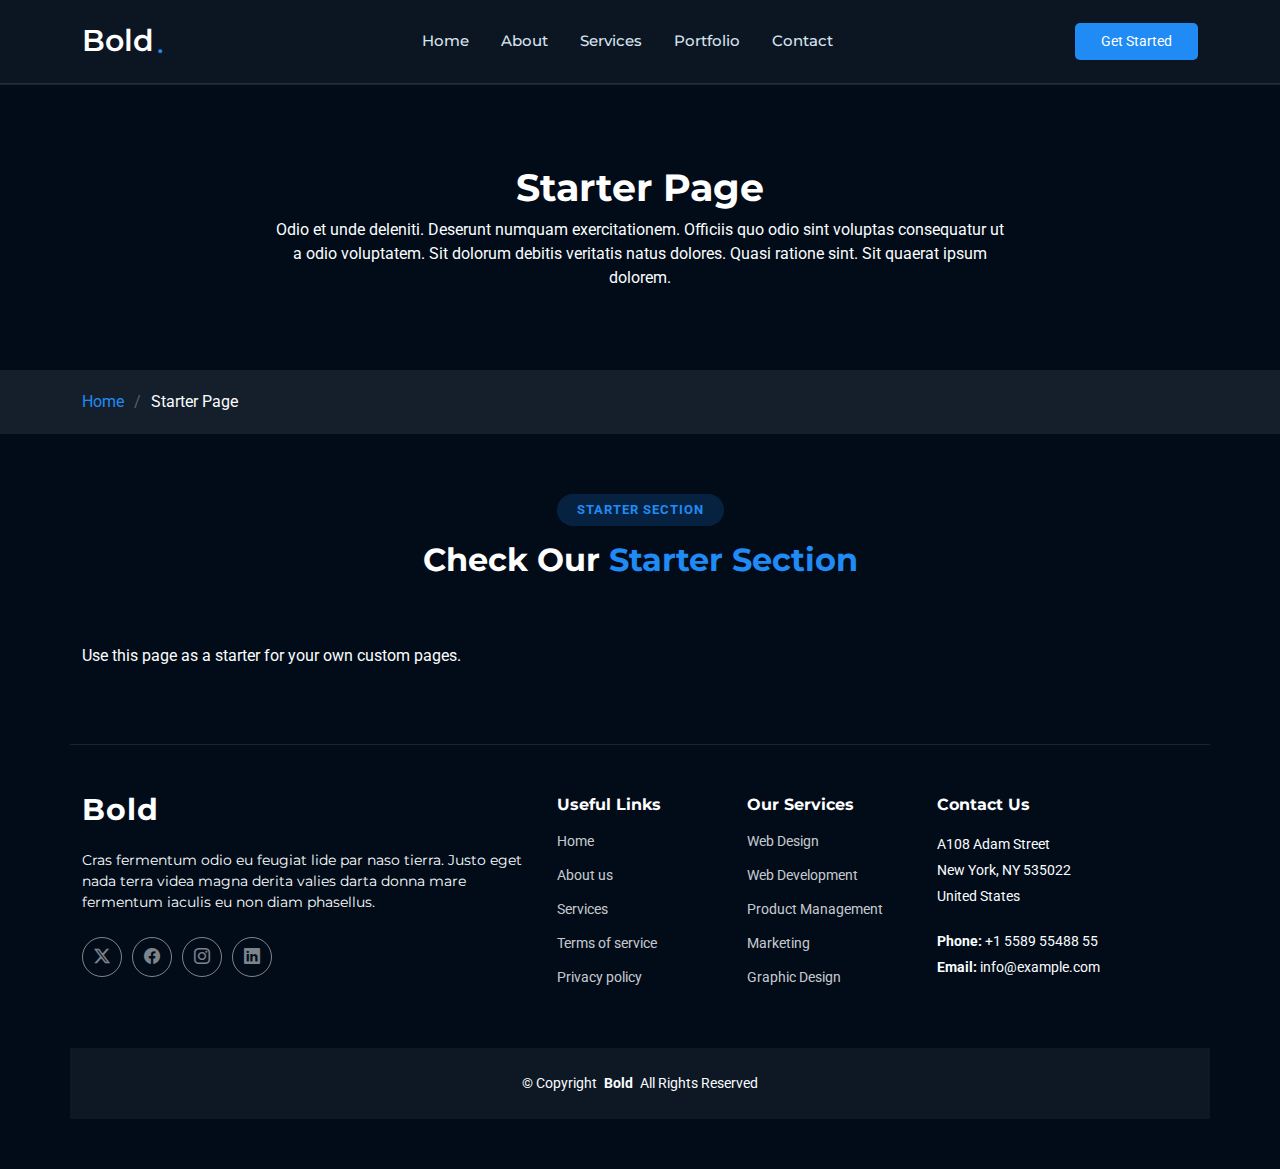
<file: starter-page.html>
<!DOCTYPE html>
<html lang="en">

<head>
  <meta charset="utf-8">
  <meta content="width=device-width, initial-scale=1.0" name="viewport">
  <title>Starter Page - idt-bold-statement</title>
  <meta name="description" content="">
  <meta name="keywords" content="">

  <!-- Favicons -->
  <link href="assets/img/favicon.png" rel="icon">
  <link href="assets/img/apple-touch-icon.png" rel="apple-touch-icon">

  <!-- Fonts -->
  <link href="https://fonts.googleapis.com" rel="preconnect">
  <link href="https://fonts.gstatic.com" rel="preconnect" crossorigin>
  <link href="https://fonts.googleapis.com/css2?family=Roboto:ital,wght@0,100;0,300;0,400;0,500;0,700;0,900;1,100;1,300;1,400;1,500;1,700;1,900&family=Montserrat:ital,wght@0,100;0,200;0,300;0,400;0,500;0,600;0,700;0,800;0,900;1,100;1,200;1,300;1,400;1,500;1,600;1,700;1,800;1,900&display=swap" rel="stylesheet">

  <!-- Vendor CSS Files -->
  <link href="assets/vendor/bootstrap/css/bootstrap.min.css" rel="stylesheet">
  <link href="assets/vendor/bootstrap-icons/bootstrap-icons.css" rel="stylesheet">
  <link href="assets/vendor/aos/aos.css" rel="stylesheet">
  <link href="assets/vendor/glightbox/css/glightbox.min.css" rel="stylesheet">
  <link href="assets/vendor/swiper/swiper-bundle.min.css" rel="stylesheet">

  <!-- Main CSS File -->
  <link href="assets/css/main.css" rel="stylesheet">

</head>

<body class="starter-page-page">

  <header id="header" class="header d-flex align-items-center sticky-top">
    <div class="container position-relative d-flex align-items-center justify-content-between">

      <a href="index.html" class="logo d-flex align-items-center me-auto me-xl-0">
        <!-- Uncomment the line below if you also wish to use an image logo -->
        <!-- <img src="assets/img/logo.webp" alt=""> -->
        <h1 class="sitename">Bold</h1><span>.</span>
      </a>

      <nav id="navmenu" class="navmenu">
        <ul>
          <li><a href="#hero">Home</a></li>
          <li><a href="#about">About</a></li>
          <li><a href="#services">Services</a></li>
          <li><a href="#portfolio">Portfolio</a></li>
          <li><a href="#contact">Contact</a></li>
        </ul>
        <i class="mobile-nav-toggle d-xl-none bi bi-list"></i>
      </nav>

      <a class="btn-getstarted" href="index.html#about">Get Started</a>

    </div>
  </header>

  <main class="main">

    <!-- Page Title -->
    <div class="page-title">
      <div class="heading">
        <div class="container">
          <div class="row d-flex justify-content-center text-center">
            <div class="col-lg-8">
              <h1 class="heading-title">Starter Page</h1>
              <p class="mb-0">
                Odio et unde deleniti. Deserunt numquam exercitationem. Officiis quo
                odio sint voluptas consequatur ut a odio voluptatem. Sit dolorum
                debitis veritatis natus dolores. Quasi ratione sint. Sit quaerat
                ipsum dolorem.
              </p>
            </div>
          </div>
        </div>
      </div>
      <nav class="breadcrumbs">
        <div class="container">
          <ol>
            <li><a href="index.html">Home</a></li>
            <li class="current">Starter Page</li>
          </ol>
        </div>
      </nav>
    </div><!-- End Page Title -->

    <!-- Starter Section Section -->
    <section id="starter-section" class="starter-section section">

      <!-- Section Title -->
      <div class="container section-title" data-aos="fade-up">
        <h2>Starter Section</h2>
        <div><span>Check Our</span> <span class="description-title">Starter Section</span></div>
      </div><!-- End Section Title -->

      <div class="container" data-aos="fade-up">
        <p>Use this page as a starter for your own custom pages.</p>
      </div>

    </section><!-- /Starter Section Section -->

  </main>

  <footer id="footer" class="footer">

    <div class="container footer-top">
      <div class="row gy-4">
        <div class="col-lg-5 col-md-12 footer-about">
          <a href="index.html" class="logo d-flex align-items-center">
            <span class="sitename">Bold</span>
          </a>
          <p>Cras fermentum odio eu feugiat lide par naso tierra. Justo eget nada terra videa magna derita valies darta donna mare fermentum iaculis eu non diam phasellus.</p>
          <div class="social-links d-flex mt-4">
            <a href=""><i class="bi bi-twitter-x"></i></a>
            <a href=""><i class="bi bi-facebook"></i></a>
            <a href=""><i class="bi bi-instagram"></i></a>
            <a href=""><i class="bi bi-linkedin"></i></a>
          </div>
        </div>

        <div class="col-lg-2 col-6 footer-links">
          <h4>Useful Links</h4>
          <ul>
            <li><a href="#">Home</a></li>
            <li><a href="#">About us</a></li>
            <li><a href="#">Services</a></li>
            <li><a href="#">Terms of service</a></li>
            <li><a href="#">Privacy policy</a></li>
          </ul>
        </div>

        <div class="col-lg-2 col-6 footer-links">
          <h4>Our Services</h4>
          <ul>
            <li><a href="#">Web Design</a></li>
            <li><a href="#">Web Development</a></li>
            <li><a href="#">Product Management</a></li>
            <li><a href="#">Marketing</a></li>
            <li><a href="#">Graphic Design</a></li>
          </ul>
        </div>

        <div class="col-lg-3 col-md-12 footer-contact text-center text-md-start">
          <h4>Contact Us</h4>
          <p>A108 Adam Street</p>
          <p>New York, NY 535022</p>
          <p>United States</p>
          <p class="mt-4"><strong>Phone:</strong> <span>+1 5589 55488 55</span></p>
          <p><strong>Email:</strong> <span>info@example.com</span></p>
        </div>

      </div>
    </div>

    <div class="container copyright text-center mt-4">
      <p>© <span>Copyright</span> <strong class="px-1 sitename">Bold</strong> <span>All Rights Reserved</span></p>

    </div>

  </footer>

  <!-- Scroll Top -->
  <a href="#" id="scroll-top" class="scroll-top d-flex align-items-center justify-content-center"><i class="bi bi-arrow-up-short"></i></a>

  <!-- Preloader -->
  <div id="preloader"></div>

  <!-- Vendor JS Files -->
  <script src="assets/vendor/bootstrap/js/bootstrap.bundle.min.js"></script>
  <script src="assets/vendor/php-email-form/validate.js"></script>
  <script src="assets/vendor/aos/aos.js"></script>
  <script src="assets/vendor/glightbox/js/glightbox.min.js"></script>
  <script src="assets/vendor/purecounter/purecounter_vanilla.js"></script>
  <script src="assets/vendor/imagesloaded/imagesloaded.pkgd.min.js"></script>
  <script src="assets/vendor/isotope-layout/isotope.pkgd.min.js"></script>
  <script src="assets/vendor/swiper/swiper-bundle.min.js"></script>

  <!-- Main JS File -->
  <script src="assets/js/main.js"></script>

</body>

</html>
</file>
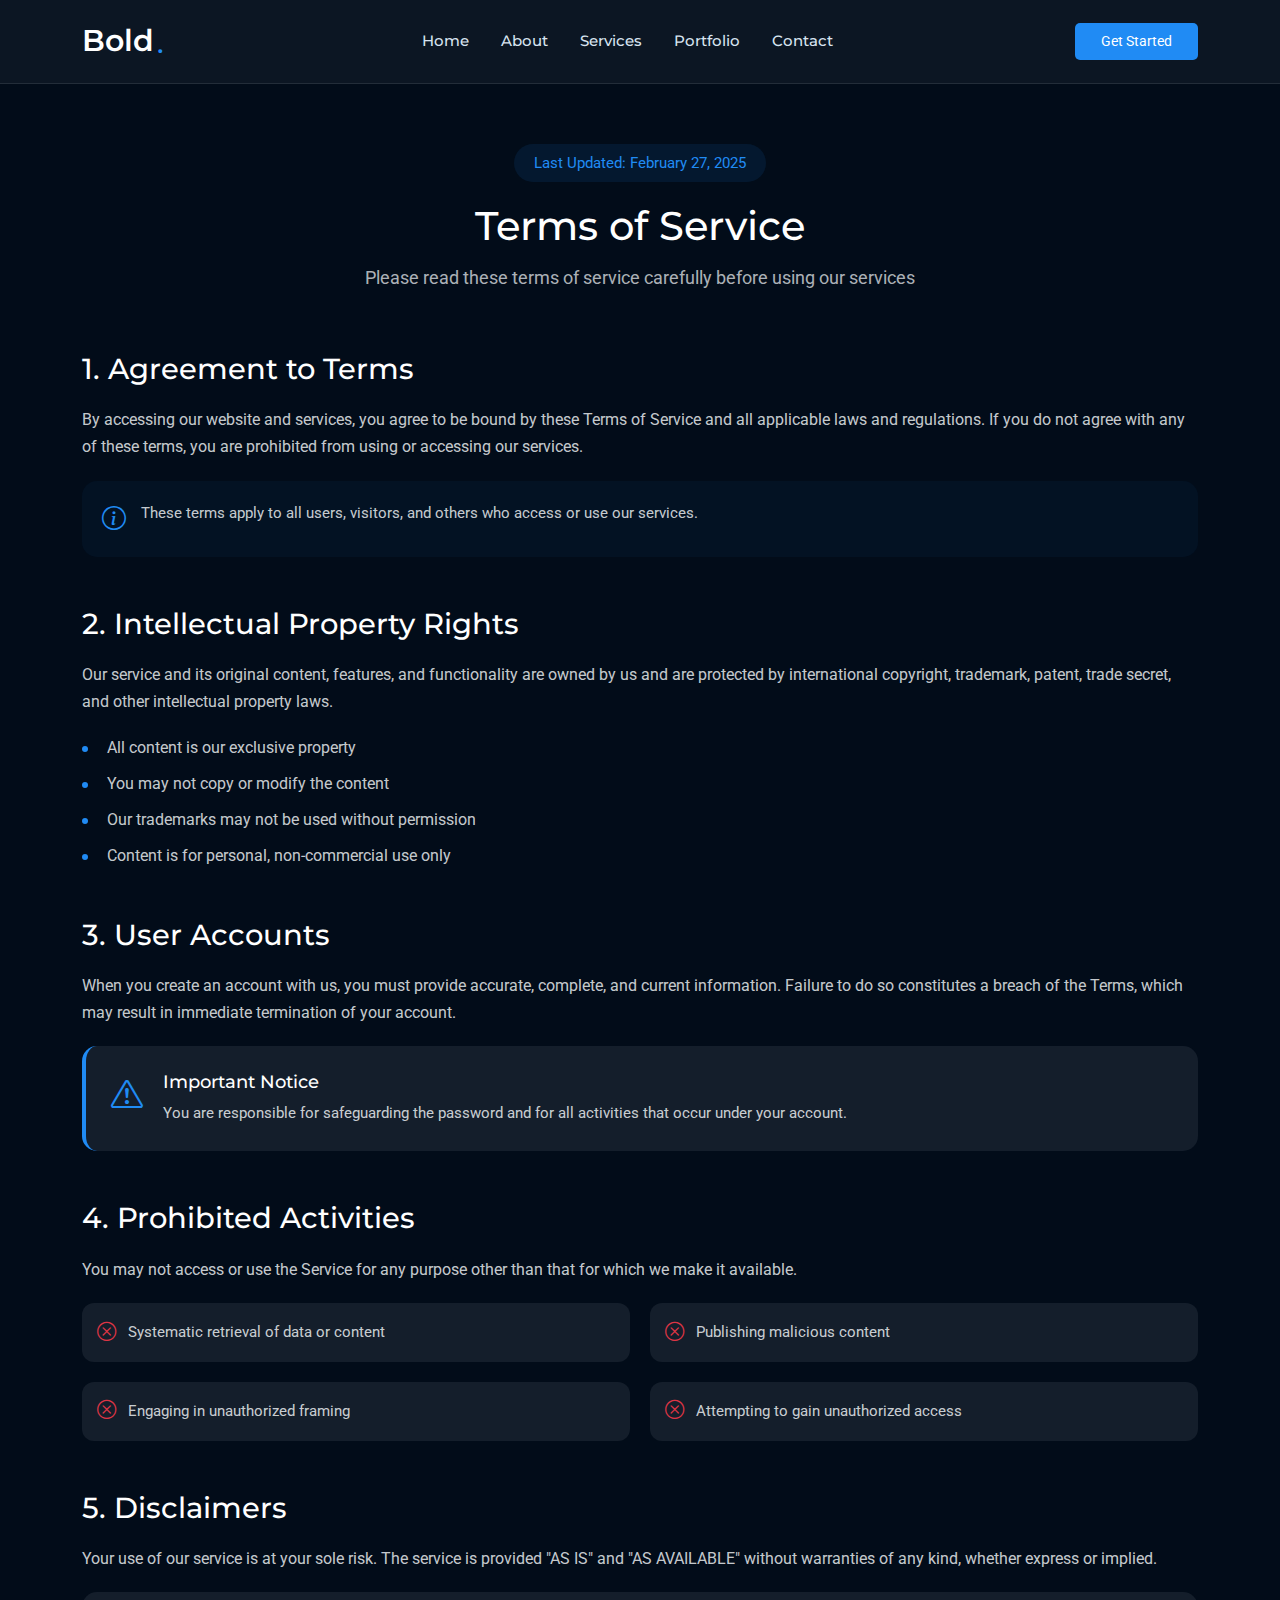
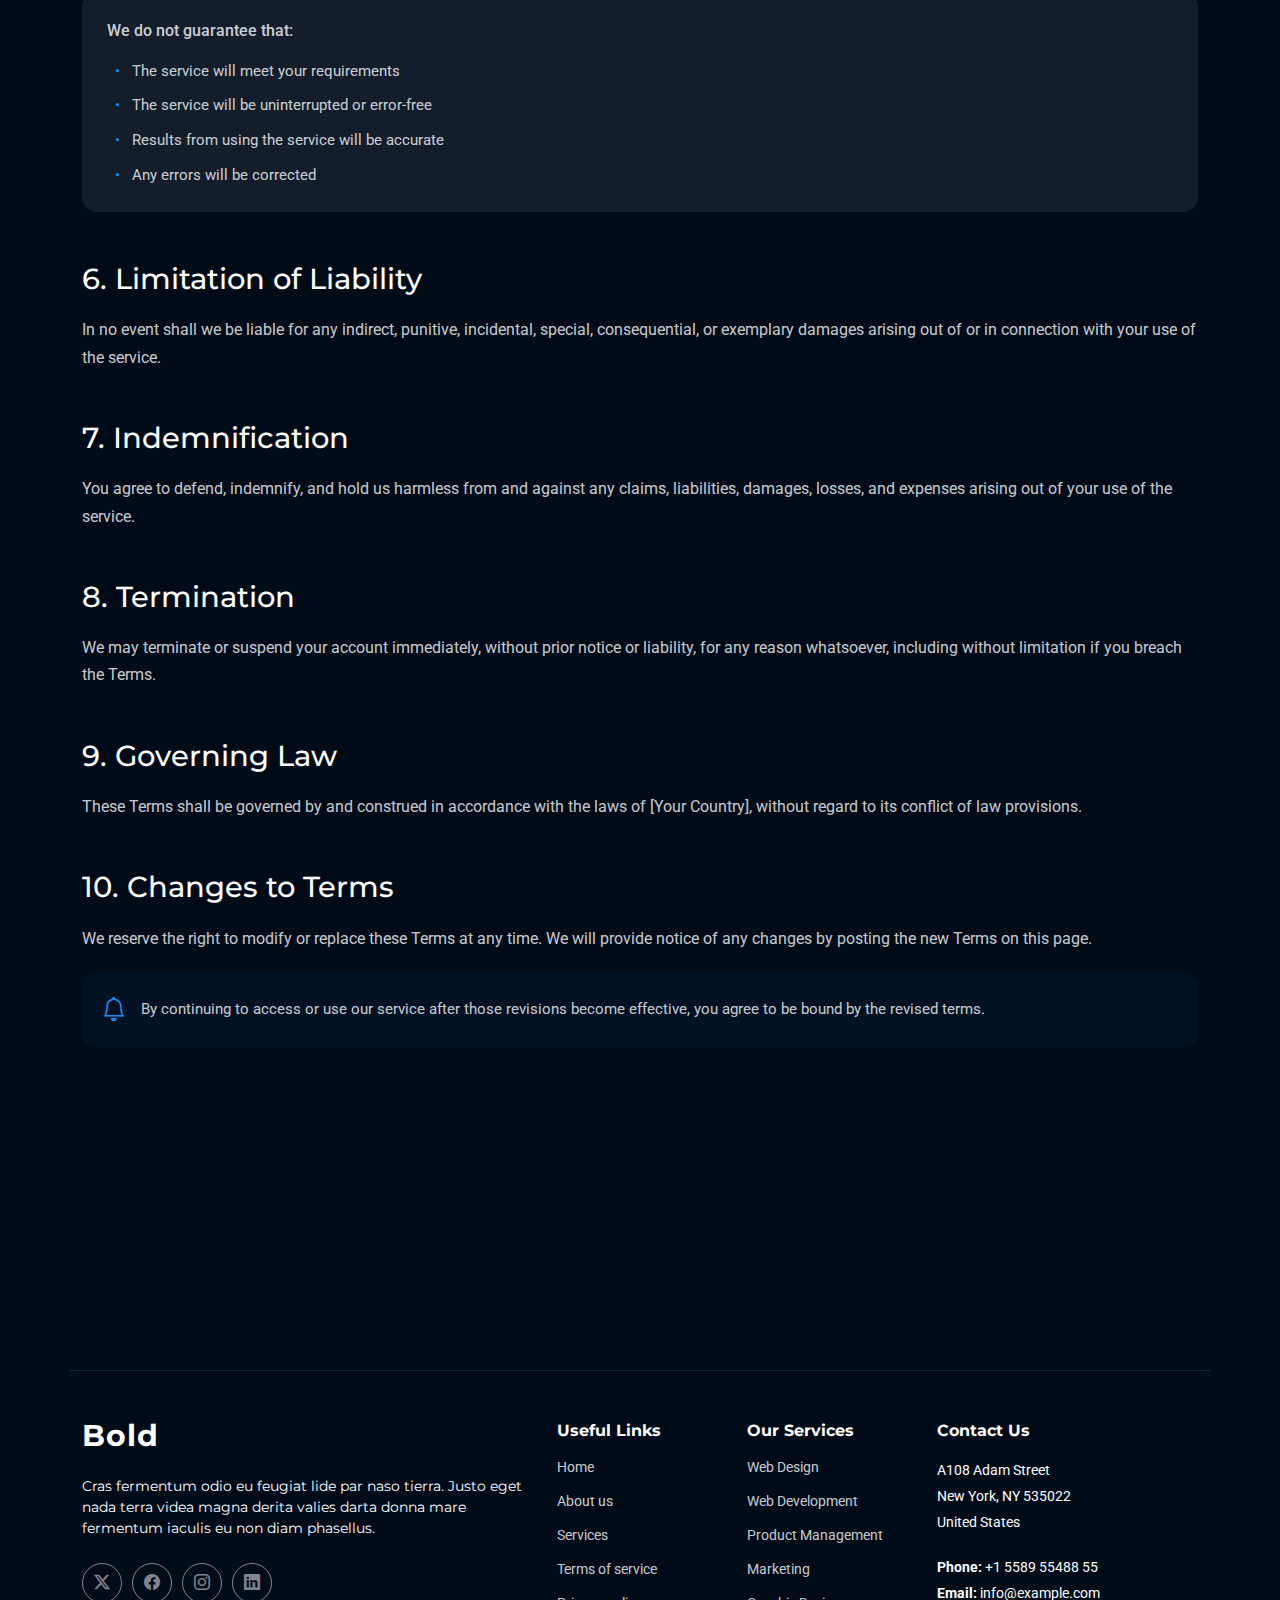
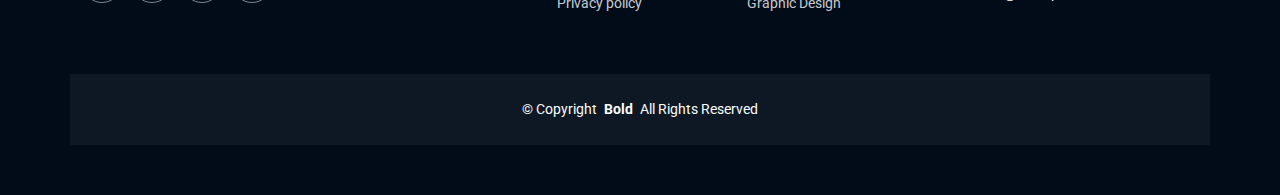
<file: terms.html>
<!DOCTYPE html>
<html lang="en">

<head>
  <meta charset="utf-8">
  <meta content="width=device-width, initial-scale=1.0" name="viewport">
  <title>Terms - idt-bold-statement</title>
  <meta name="description" content="">
  <meta name="keywords" content="">

  <!-- Favicons -->
  <link href="assets/img/favicon.png" rel="icon">
  <link href="assets/img/apple-touch-icon.png" rel="apple-touch-icon">

  <!-- Fonts -->
  <link href="https://fonts.googleapis.com" rel="preconnect">
  <link href="https://fonts.gstatic.com" rel="preconnect" crossorigin>
  <link href="https://fonts.googleapis.com/css2?family=Roboto:ital,wght@0,100;0,300;0,400;0,500;0,700;0,900;1,100;1,300;1,400;1,500;1,700;1,900&family=Montserrat:ital,wght@0,100;0,200;0,300;0,400;0,500;0,600;0,700;0,800;0,900;1,100;1,200;1,300;1,400;1,500;1,600;1,700;1,800;1,900&display=swap" rel="stylesheet">

  <!-- Vendor CSS Files -->
  <link href="assets/vendor/bootstrap/css/bootstrap.min.css" rel="stylesheet">
  <link href="assets/vendor/bootstrap-icons/bootstrap-icons.css" rel="stylesheet">
  <link href="assets/vendor/aos/aos.css" rel="stylesheet">
  <link href="assets/vendor/glightbox/css/glightbox.min.css" rel="stylesheet">
  <link href="assets/vendor/swiper/swiper-bundle.min.css" rel="stylesheet">

  <!-- Main CSS File -->
  <link href="assets/css/main.css" rel="stylesheet">

</head>

<body class="terms-page">

  <header id="header" class="header d-flex align-items-center sticky-top">
    <div class="container position-relative d-flex align-items-center justify-content-between">

      <a href="index.html" class="logo d-flex align-items-center me-auto me-xl-0">
        <!-- Uncomment the line below if you also wish to use an image logo -->
        <!-- <img src="assets/img/logo.webp" alt=""> -->
        <h1 class="sitename">Bold</h1><span>.</span>
      </a>

      <nav id="navmenu" class="navmenu">
        <ul>
          <li><a href="#hero">Home</a></li>
          <li><a href="#about">About</a></li>
          <li><a href="#services">Services</a></li>
          <li><a href="#portfolio">Portfolio</a></li>
          <li><a href="#contact">Contact</a></li>
        </ul>
        <i class="mobile-nav-toggle d-xl-none bi bi-list"></i>
      </nav>

      <a class="btn-getstarted" href="index.html#about">Get Started</a>

    </div>
  </header>

  <main class="main">

    <!-- Terms Of Service Section -->
    <section id="terms-of-service" class="terms-of-service section">

      <div class="container" data-aos="fade-up">
        <!-- Page Header -->
        <div class="tos-header text-center" data-aos="fade-up">
          <span class="last-updated">Last Updated: February 27, 2025</span>
          <h2>Terms of Service</h2>
          <p>Please read these terms of service carefully before using our services</p>
        </div>

        <!-- Content -->
        <div class="tos-content" data-aos="fade-up" data-aos-delay="200">
          <!-- Agreement Section -->
          <div id="agreement" class="content-section">
            <h3>1. Agreement to Terms</h3>
            <p>By accessing our website and services, you agree to be bound by these Terms of Service and all applicable laws and regulations. If you do not agree with any of these terms, you are prohibited from using or accessing our services.</p>
            <div class="info-box">
              <i class="bi bi-info-circle"></i>
              <p>These terms apply to all users, visitors, and others who access or use our services.</p>
            </div>
          </div>

          <!-- Intellectual Property -->
          <div id="intellectual-property" class="content-section">
            <h3>2. Intellectual Property Rights</h3>
            <p>Our service and its original content, features, and functionality are owned by us and are protected by international copyright, trademark, patent, trade secret, and other intellectual property laws.</p>
            <ul class="list-items">
              <li>All content is our exclusive property</li>
              <li>You may not copy or modify the content</li>
              <li>Our trademarks may not be used without permission</li>
              <li>Content is for personal, non-commercial use only</li>
            </ul>
          </div>

          <!-- User Accounts -->
          <div id="user-accounts" class="content-section">
            <h3>3. User Accounts</h3>
            <p>When you create an account with us, you must provide accurate, complete, and current information. Failure to do so constitutes a breach of the Terms, which may result in immediate termination of your account.</p>
            <div class="alert-box">
              <i class="bi bi-exclamation-triangle"></i>
              <div class="alert-content">
                <h5>Important Notice</h5>
                <p>You are responsible for safeguarding the password and for all activities that occur under your account.</p>
              </div>
            </div>
          </div>

          <!-- Prohibited Activities -->
          <div id="prohibited" class="content-section">
            <h3>4. Prohibited Activities</h3>
            <p>You may not access or use the Service for any purpose other than that for which we make it available.</p>
            <div class="prohibited-list">
              <div class="prohibited-item">
                <i class="bi bi-x-circle"></i>
                <span>Systematic retrieval of data or content</span>
              </div>
              <div class="prohibited-item">
                <i class="bi bi-x-circle"></i>
                <span>Publishing malicious content</span>
              </div>
              <div class="prohibited-item">
                <i class="bi bi-x-circle"></i>
                <span>Engaging in unauthorized framing</span>
              </div>
              <div class="prohibited-item">
                <i class="bi bi-x-circle"></i>
                <span>Attempting to gain unauthorized access</span>
              </div>
            </div>
          </div>

          <!-- Disclaimers -->
          <div id="disclaimer" class="content-section">
            <h3>5. Disclaimers</h3>
            <p>Your use of our service is at your sole risk. The service is provided "AS IS" and "AS AVAILABLE" without warranties of any kind, whether express or implied.</p>
            <div class="disclaimer-box">
              <p>We do not guarantee that:</p>
              <ul>
                <li>The service will meet your requirements</li>
                <li>The service will be uninterrupted or error-free</li>
                <li>Results from using the service will be accurate</li>
                <li>Any errors will be corrected</li>
              </ul>
            </div>
          </div>

          <!-- Limitation of Liability -->
          <div id="limitation" class="content-section">
            <h3>6. Limitation of Liability</h3>
            <p>In no event shall we be liable for any indirect, punitive, incidental, special, consequential, or exemplary damages arising out of or in connection with your use of the service.</p>
          </div>

          <!-- Indemnification -->
          <div id="indemnification" class="content-section">
            <h3>7. Indemnification</h3>
            <p>You agree to defend, indemnify, and hold us harmless from and against any claims, liabilities, damages, losses, and expenses arising out of your use of the service.</p>
          </div>

          <!-- Termination -->
          <div id="termination" class="content-section">
            <h3>8. Termination</h3>
            <p>We may terminate or suspend your account immediately, without prior notice or liability, for any reason whatsoever, including without limitation if you breach the Terms.</p>
          </div>

          <!-- Governing Law -->
          <div id="governing-law" class="content-section">
            <h3>9. Governing Law</h3>
            <p>These Terms shall be governed by and construed in accordance with the laws of [Your Country], without regard to its conflict of law provisions.</p>
          </div>

          <!-- Changes -->
          <div id="changes" class="content-section">
            <h3>10. Changes to Terms</h3>
            <p>We reserve the right to modify or replace these Terms at any time. We will provide notice of any changes by posting the new Terms on this page.</p>
            <div class="notice-box">
              <i class="bi bi-bell"></i>
              <p>By continuing to access or use our service after those revisions become effective, you agree to be bound by the revised terms.</p>
            </div>
          </div>
        </div>

        <!-- Contact Section -->
        <div class="tos-contact" data-aos="fade-up" data-aos-delay="300">
          <div class="contact-box">
            <div class="contact-icon">
              <i class="bi bi-envelope"></i>
            </div>
            <div class="contact-content">
              <h4>Questions About Terms?</h4>
              <p>If you have any questions about these Terms, please contact us.</p>
              <a href="#" class="contact-link">Contact Support</a>
            </div>
          </div>
        </div>
      </div>

    </section><!-- /Terms Of Service Section -->

  </main>

  <footer id="footer" class="footer">

    <div class="container footer-top">
      <div class="row gy-4">
        <div class="col-lg-5 col-md-12 footer-about">
          <a href="index.html" class="logo d-flex align-items-center">
            <span class="sitename">Bold</span>
          </a>
          <p>Cras fermentum odio eu feugiat lide par naso tierra. Justo eget nada terra videa magna derita valies darta donna mare fermentum iaculis eu non diam phasellus.</p>
          <div class="social-links d-flex mt-4">
            <a href=""><i class="bi bi-twitter-x"></i></a>
            <a href=""><i class="bi bi-facebook"></i></a>
            <a href=""><i class="bi bi-instagram"></i></a>
            <a href=""><i class="bi bi-linkedin"></i></a>
          </div>
        </div>

        <div class="col-lg-2 col-6 footer-links">
          <h4>Useful Links</h4>
          <ul>
            <li><a href="#">Home</a></li>
            <li><a href="#">About us</a></li>
            <li><a href="#">Services</a></li>
            <li><a href="#">Terms of service</a></li>
            <li><a href="#">Privacy policy</a></li>
          </ul>
        </div>

        <div class="col-lg-2 col-6 footer-links">
          <h4>Our Services</h4>
          <ul>
            <li><a href="#">Web Design</a></li>
            <li><a href="#">Web Development</a></li>
            <li><a href="#">Product Management</a></li>
            <li><a href="#">Marketing</a></li>
            <li><a href="#">Graphic Design</a></li>
          </ul>
        </div>

        <div class="col-lg-3 col-md-12 footer-contact text-center text-md-start">
          <h4>Contact Us</h4>
          <p>A108 Adam Street</p>
          <p>New York, NY 535022</p>
          <p>United States</p>
          <p class="mt-4"><strong>Phone:</strong> <span>+1 5589 55488 55</span></p>
          <p><strong>Email:</strong> <span>info@example.com</span></p>
        </div>

      </div>
    </div>

    <div class="container copyright text-center mt-4">
      <p>© <span>Copyright</span> <strong class="px-1 sitename">Bold</strong> <span>All Rights Reserved</span></p>

    </div>

  </footer>

  <!-- Scroll Top -->
  <a href="#" id="scroll-top" class="scroll-top d-flex align-items-center justify-content-center"><i class="bi bi-arrow-up-short"></i></a>

  <!-- Preloader -->
  <div id="preloader"></div>

  <!-- Vendor JS Files -->
  <script src="assets/vendor/bootstrap/js/bootstrap.bundle.min.js"></script>
  <script src="assets/vendor/php-email-form/validate.js"></script>
  <script src="assets/vendor/aos/aos.js"></script>
  <script src="assets/vendor/glightbox/js/glightbox.min.js"></script>
  <script src="assets/vendor/purecounter/purecounter_vanilla.js"></script>
  <script src="assets/vendor/imagesloaded/imagesloaded.pkgd.min.js"></script>
  <script src="assets/vendor/isotope-layout/isotope.pkgd.min.js"></script>
  <script src="assets/vendor/swiper/swiper-bundle.min.js"></script>

  <!-- Main JS File -->
  <script src="assets/js/main.js"></script>

</body>

</html>
</file>
<file: assets/css/main.css>
@charset "UTF-8";

/*--------------------------------------------------------------
# Font & Color Variables
# Help: https://bootstrapmade.com/color-system/
--------------------------------------------------------------*/
/* Fonts */
:root {
  --default-font: "Roboto",  system-ui, -apple-system, "Segoe UI", Roboto, "Helvetica Neue", Arial, "Noto Sans", "Liberation Sans", sans-serif, "Apple Color Emoji", "Segoe UI Emoji", "Segoe UI Symbol", "Noto Color Emoji";
  --heading-font: "Montserrat",  sans-serif;
  --nav-font: "Montserrat",  sans-serif;
}

/* Global Colors - The following color variables are used throughout the website. Updating them here will change the color scheme of the entire website */
:root { 
  --background-color: #020c19; /* Background color for the entire website, including individual sections */
  --default-color: #fafdff; /* Default color used for the majority of the text content across the entire website */
  --heading-color: #ffffff; /* Color for headings, subheadings and title throughout the website */
  --accent-color: #208bf4; /* Accent color that represents your brand on the website. It's used for buttons, links, and other elements that need to stand out */
  --surface-color: #141e2b; /* The surface color is used as a background of boxed elements within sections, such as cards, icon boxes, or other elements that require a visual separation from the global background. */
  --contrast-color: #ffffff; /* Contrast color for text, ensuring readability against backgrounds of accent, heading, or default colors. */
}

/* Nav Menu Colors - The following color variables are used specifically for the navigation menu. They are separate from the global colors to allow for more customization options */
:root {
  --nav-color: #d8e4f0;  /* The default color of the main navmenu links */
  --nav-hover-color: #ffffff; /* Applied to main navmenu links when they are hovered over or active */
  --nav-mobile-background-color: #1b2634; /* Used as the background color for mobile navigation menu */
  --nav-dropdown-background-color: #1b2634; /* Used as the background color for dropdown items that appear when hovering over primary navigation items */
  --nav-dropdown-color: #fafdff; /* Used for navigation links of the dropdown items in the navigation menu. */
  --nav-dropdown-hover-color: #208bf4; /* Similar to --nav-hover-color, this color is applied to dropdown navigation links when they are hovered over. */
}

/* Color Presets - These classes override global colors when applied to any section or element, providing reuse of the sam color scheme. */

.light-background {
  --background-color: #0b1727;
  --surface-color: #101c2d;
}

.dark-background {
  --background-color: #000000;
  --default-color: #ffffff;
  --heading-color: #ffffff;
  --surface-color: #020c19;
  --contrast-color: #ffffff;
}

/* Smooth scroll */
:root {
  scroll-behavior: smooth;
}

/*--------------------------------------------------------------
# General Styling & Shared Classes
--------------------------------------------------------------*/
body {
  color: var(--default-color);
  background-color: var(--background-color);
  font-family: var(--default-font);
}

a {
  color: var(--accent-color);
  text-decoration: none;
  transition: 0.3s;
}

a:hover {
  color: color-mix(in srgb, var(--accent-color), transparent 25%);
  text-decoration: none;
}

h1,
h2,
h3,
h4,
h5,
h6 {
  color: var(--heading-color);
  font-family: var(--heading-font);
}

/* PHP Email Form Messages
------------------------------*/
.php-email-form .error-message {
  display: none;
  background: #df1529;
  color: #ffffff;
  text-align: left;
  padding: 15px;
  margin-bottom: 24px;
  font-weight: 600;
}

.php-email-form .sent-message {
  display: none;
  color: #ffffff;
  background: #059652;
  text-align: center;
  padding: 15px;
  margin-bottom: 24px;
  font-weight: 600;
}

.php-email-form .loading {
  display: none;
  background: var(--surface-color);
  text-align: center;
  padding: 15px;
  margin-bottom: 24px;
}

.php-email-form .loading:before {
  content: "";
  display: inline-block;
  border-radius: 50%;
  width: 24px;
  height: 24px;
  margin: 0 10px -6px 0;
  border: 3px solid var(--accent-color);
  border-top-color: var(--surface-color);
  animation: php-email-form-loading 1s linear infinite;
}

@keyframes php-email-form-loading {
  0% {
    transform: rotate(0deg);
  }

  100% {
    transform: rotate(360deg);
  }
}

/*--------------------------------------------------------------
# Global Header
--------------------------------------------------------------*/
.header {
  --background-color: #0c1623;
  --surface-color: #1b2430;
  color: var(--default-color);
  background-color: var(--background-color);
  padding: 15px 0;
  transition: all 0.5s;
  z-index: 997;
  border-bottom: 1px solid color-mix(in srgb, var(--default-color), transparent 90%);
}

.header .logo {
  line-height: 1;
}

.header .logo img {
  max-height: 36px;
  margin-right: 8px;
}

.header .logo h1 {
  font-size: 30px;
  margin: 0;
  font-weight: 600;
  color: var(--heading-color);
}

.header .logo span {
  font-size: 34px;
  padding-left: 2px;
  color: var(--accent-color);
}

.header .btn-getstarted,
.header .btn-getstarted:focus {
  color: var(--contrast-color);
  background: var(--accent-color);
  font-size: 14px;
  padding: 8px 26px;
  margin: 0;
  border-radius: 5px;
  transition: 0.3s;
}

.header .btn-getstarted:hover,
.header .btn-getstarted:focus:hover {
  color: var(--contrast-color);
  background: color-mix(in srgb, var(--accent-color), transparent 15%);
}

@media (max-width: 1200px) {
  .header .logo {
    order: 1;
  }

  .header .btn-getstarted {
    order: 2;
    margin: 0 15px 0 0;
    padding: 6px 20px;
  }

  .header .navmenu {
    order: 3;
  }
}

/*--------------------------------------------------------------
# Navigation Menu
--------------------------------------------------------------*/
/* Desktop Navigation */
@media (min-width: 1200px) {
  .navmenu {
    padding: 0;
  }

  .navmenu ul {
    margin: 0;
    padding: 0;
    display: flex;
    list-style: none;
    align-items: center;
  }

  .navmenu li {
    position: relative;
  }

  .navmenu>ul>li {
    white-space: nowrap;
    padding: 15px 14px;
  }

  .navmenu>ul>li:last-child {
    padding-right: 0;
  }

  .navmenu a,
  .navmenu a:focus {
    color: var(--nav-color);
    font-size: 15px;
    padding: 0 2px;
    font-family: var(--nav-font);
    font-weight: 500;
    display: flex;
    align-items: center;
    justify-content: space-between;
    white-space: nowrap;
    transition: 0.3s;
    position: relative;
  }

  .navmenu a i,
  .navmenu a:focus i {
    font-size: 12px;
    line-height: 0;
    margin-left: 5px;
    transition: 0.3s;
  }

  .navmenu>ul>li>a:before {
    content: "";
    position: absolute;
    width: 100%;
    height: 2px;
    bottom: -6px;
    left: 0;
    background-color: var(--accent-color);
    visibility: hidden;
    width: 0px;
    transition: all 0.3s ease-in-out 0s;
  }

  .navmenu a:hover:before,
  .navmenu li:hover>a:before,
  .navmenu .active:before {
    visibility: visible;
    width: 100%;
  }

  .navmenu li:hover>a,
  .navmenu .active,
  .navmenu .active:focus {
    color: var(--nav-hover-color);
  }

  .navmenu .dropdown ul {
    margin: 0;
    padding: 10px 0;
    background: var(--nav-dropdown-background-color);
    display: block;
    position: absolute;
    visibility: hidden;
    left: 14px;
    top: 130%;
    opacity: 0;
    transition: 0.3s;
    border-radius: 4px;
    z-index: 99;
    box-shadow: 0px 0px 30px rgba(0, 0, 0, 0.1);
  }

  .navmenu .dropdown ul li {
    min-width: 200px;
  }

  .navmenu .dropdown ul a {
    padding: 10px 20px;
    font-size: 15px;
    text-transform: none;
    color: var(--nav-dropdown-color);
  }

  .navmenu .dropdown ul a i {
    font-size: 12px;
  }

  .navmenu .dropdown ul a:hover,
  .navmenu .dropdown ul .active:hover,
  .navmenu .dropdown ul li:hover>a {
    color: var(--nav-dropdown-hover-color);
  }

  .navmenu .dropdown:hover>ul {
    opacity: 1;
    top: 100%;
    visibility: visible;
  }

  .navmenu .dropdown .dropdown ul {
    top: 0;
    left: -90%;
    visibility: hidden;
  }

  .navmenu .dropdown .dropdown:hover>ul {
    opacity: 1;
    top: 0;
    left: -100%;
    visibility: visible;
  }
}

/* Mobile Navigation */
@media (max-width: 1199px) {
  .mobile-nav-toggle {
    color: var(--nav-color);
    font-size: 28px;
    line-height: 0;
    margin-right: 10px;
    cursor: pointer;
    transition: color 0.3s;
  }

  .navmenu {
    padding: 0;
    z-index: 9997;
  }

  .navmenu ul {
    display: none;
    list-style: none;
    position: absolute;
    inset: 60px 20px 20px 20px;
    padding: 10px 0;
    margin: 0;
    border-radius: 6px;
    background-color: var(--nav-mobile-background-color);
    border: 1px solid color-mix(in srgb, var(--default-color), transparent 90%);
    box-shadow: none;
    overflow-y: auto;
    transition: 0.3s;
    z-index: 9998;
  }

  .navmenu a,
  .navmenu a:focus {
    color: var(--nav-dropdown-color);
    padding: 10px 20px;
    font-family: var(--nav-font);
    font-size: 17px;
    font-weight: 500;
    display: flex;
    align-items: center;
    justify-content: space-between;
    white-space: nowrap;
    transition: 0.3s;
  }

  .navmenu a i,
  .navmenu a:focus i {
    font-size: 12px;
    line-height: 0;
    margin-left: 5px;
    width: 30px;
    height: 30px;
    display: flex;
    align-items: center;
    justify-content: center;
    border-radius: 50%;
    transition: 0.3s;
    background-color: color-mix(in srgb, var(--accent-color), transparent 90%);
  }

  .navmenu a i:hover,
  .navmenu a:focus i:hover {
    background-color: var(--accent-color);
    color: var(--contrast-color);
  }

  .navmenu a:hover,
  .navmenu .active,
  .navmenu .active:focus {
    color: var(--nav-dropdown-hover-color);
  }

  .navmenu .active i,
  .navmenu .active:focus i {
    background-color: var(--accent-color);
    color: var(--contrast-color);
    transform: rotate(180deg);
  }

  .navmenu .dropdown ul {
    position: static;
    display: none;
    z-index: 99;
    padding: 10px 0;
    margin: 10px 20px;
    background-color: var(--nav-dropdown-background-color);
    transition: all 0.5s ease-in-out;
  }

  .navmenu .dropdown ul ul {
    background-color: rgba(33, 37, 41, 0.1);
  }

  .navmenu .dropdown>.dropdown-active {
    display: block;
    background-color: rgba(33, 37, 41, 0.03);
  }

  .mobile-nav-active {
    overflow: hidden;
  }

  .mobile-nav-active .mobile-nav-toggle {
    color: #fff;
    position: absolute;
    font-size: 32px;
    top: 15px;
    right: 15px;
    margin-right: 0;
    z-index: 9999;
  }

  .mobile-nav-active .navmenu {
    position: fixed;
    overflow: hidden;
    inset: 0;
    background: rgba(33, 37, 41, 0.8);
    transition: 0.3s;
  }

  .mobile-nav-active .navmenu>ul {
    display: block;
  }
}

/*--------------------------------------------------------------
# Global Footer
--------------------------------------------------------------*/
.footer {
  color: var(--default-color);
  background-color: var(--background-color);
  font-size: 14px;
  padding-bottom: 50px;
  position: relative;
}

.footer .footer-top {
  padding-top: 50px;
  border-top: 1px solid color-mix(in srgb, var(--default-color), transparent 90%);
}

.footer .footer-about .logo {
  line-height: 1;
  margin-bottom: 25px;
}

.footer .footer-about .logo img {
  max-height: 40px;
  margin-right: 6px;
}

.footer .footer-about .logo span {
  color: var(--heading-color);
  font-size: 30px;
  font-weight: 700;
  letter-spacing: 1px;
  font-family: var(--heading-font);
}

.footer .footer-about p {
  font-size: 14px;
  font-family: var(--heading-font);
}

.footer .social-links a {
  display: flex;
  align-items: center;
  justify-content: center;
  width: 40px;
  height: 40px;
  border-radius: 50%;
  border: 1px solid color-mix(in srgb, var(--default-color), transparent 50%);
  font-size: 16px;
  color: color-mix(in srgb, var(--default-color), transparent 50%);
  margin-right: 10px;
  transition: 0.3s;
}

.footer .social-links a:hover {
  color: var(--accent-color);
  border-color: var(--accent-color);
}

.footer h4 {
  font-size: 16px;
  font-weight: bold;
  position: relative;
  padding-bottom: 12px;
}

.footer .footer-links {
  margin-bottom: 30px;
}

.footer .footer-links ul {
  list-style: none;
  padding: 0;
  margin: 0;
}

.footer .footer-links ul i {
  padding-right: 2px;
  font-size: 12px;
  line-height: 0;
}

.footer .footer-links ul li {
  padding: 10px 0;
  display: flex;
  align-items: center;
}

.footer .footer-links ul li:first-child {
  padding-top: 0;
}

.footer .footer-links ul a {
  color: color-mix(in srgb, var(--default-color), transparent 20%);
  display: inline-block;
  line-height: 1;
}

.footer .footer-links ul a:hover {
  color: var(--accent-color);
}

.footer .footer-contact p {
  margin-bottom: 5px;
}

.footer .copyright {
  padding-top: 25px;
  padding-bottom: 25px;
  background-color: color-mix(in srgb, var(--default-color), transparent 95%);
}

.footer .copyright p {
  margin-bottom: 0;
}

.footer .credits {
  margin-top: 6px;
  font-size: 13px;
}

/*--------------------------------------------------------------
# Preloader
--------------------------------------------------------------*/
#preloader {
  position: fixed;
  inset: 0;
  z-index: 999999;
  overflow: hidden;
  background: var(--background-color);
  transition: all 0.6s ease-out;
}

#preloader:before {
  content: "";
  position: fixed;
  top: calc(50% - 30px);
  left: calc(50% - 30px);
  border: 6px solid #ffffff;
  border-color: var(--accent-color) transparent var(--accent-color) transparent;
  border-radius: 50%;
  width: 60px;
  height: 60px;
  animation: animate-preloader 1.5s linear infinite;
}

@keyframes animate-preloader {
  0% {
    transform: rotate(0deg);
  }

  100% {
    transform: rotate(360deg);
  }
}

/*--------------------------------------------------------------
# Scroll Top Button
--------------------------------------------------------------*/
.scroll-top {
  position: fixed;
  visibility: hidden;
  opacity: 0;
  right: 15px;
  bottom: 15px;
  z-index: 99999;
  background-color: var(--accent-color);
  width: 40px;
  height: 40px;
  border-radius: 4px;
  transition: all 0.4s;
}

.scroll-top i {
  font-size: 24px;
  color: var(--contrast-color);
  line-height: 0;
}

.scroll-top:hover {
  background-color: color-mix(in srgb, var(--accent-color), transparent 20%);
  color: var(--contrast-color);
}

.scroll-top.active {
  visibility: visible;
  opacity: 1;
}

/*--------------------------------------------------------------
# Disable aos animation delay on mobile devices
--------------------------------------------------------------*/
@media screen and (max-width: 768px) {
  [data-aos-delay] {
    transition-delay: 0 !important;
  }
}

/*--------------------------------------------------------------
# Global Page Titles & Breadcrumbs
--------------------------------------------------------------*/
.page-title {
  color: var(--default-color);
  background-color: var(--background-color);
  position: relative;
}

.page-title .heading {
  padding: 80px 0;
  border-top: 1px solid color-mix(in srgb, var(--default-color), transparent 90%);
}

.page-title .heading h1 {
  font-size: 38px;
  font-weight: 700;
}

.page-title nav {
  background-color: color-mix(in srgb, var(--default-color), transparent 92%);
  padding: 20px 0;
}

.page-title nav ol {
  display: flex;
  flex-wrap: wrap;
  list-style: none;
  padding: 0;
  margin: 0;
  font-size: 16px;
  font-weight: 400;
}

.page-title nav ol li+li {
  padding-left: 10px;
}

.page-title nav ol li+li::before {
  content: "/";
  display: inline-block;
  padding-right: 10px;
  color: color-mix(in srgb, var(--default-color), transparent 70%);
}

/*--------------------------------------------------------------
# Global Sections
--------------------------------------------------------------*/
section,
.section {
  color: var(--default-color);
  background-color: var(--background-color);
  padding: 60px 0;
  scroll-margin-top: 90px;
  overflow: clip;
}

@media (max-width: 1199px) {

  section,
  .section {
    scroll-margin-top: 66px;
  }
}

/*--------------------------------------------------------------
# Global Section Titles
--------------------------------------------------------------*/
.section-title {
  text-align: center;
  padding-bottom: 60px;
  position: relative;
}

.section-title h2 {
  font-size: 13px;
  letter-spacing: 1px;
  font-weight: 700;
  padding: 8px 20px;
  margin: 0;
  background: color-mix(in srgb, var(--accent-color), transparent 82%);
  color: var(--accent-color);
  display: inline-block;
  text-transform: uppercase;
  border-radius: 50px;
  font-family: var(--default-font);
}

.section-title div {
  color: var(--heading-color);
  margin: 10px 0 0 0;
  font-size: 32px;
  font-weight: 700;
  font-family: var(--heading-font);
}

.section-title div .description-title {
  color: var(--accent-color);
}

/*--------------------------------------------------------------
# Hero Section
--------------------------------------------------------------*/
.hero {
  position: relative;
  overflow: hidden;
  padding: 96px 0 80px;
}

.hero .hero-content .hero-badge {
  margin-bottom: 24px;
}

.hero .hero-content .hero-badge .badge {
  display: inline-flex;
  align-items: center;
  padding: 8px 16px;
  background: color-mix(in srgb, var(--accent-color), transparent 90%);
  color: var(--accent-color);
  border-radius: 50px;
  font-size: 14px;
  font-weight: 500;
  border: 1px solid color-mix(in srgb, var(--accent-color), transparent 80%);
}

.hero .hero-content h1 {
  font-size: 3.2rem;
  font-weight: 700;
  line-height: 1.2;
  margin-bottom: 24px;
  letter-spacing: -0.02em;
}

@media (max-width: 992px) {
  .hero .hero-content h1 {
    font-size: 3rem;
  }
}

@media (max-width: 768px) {
  .hero .hero-content h1 {
    font-size: 2.5rem;
  }
}

.hero .hero-content p {
  font-size: 18px;
  line-height: 1.6;
  color: color-mix(in srgb, var(--default-color), transparent 25%);
  margin-bottom: 32px;
}

.hero .hero-buttons {
  display: flex;
  gap: 16px;
  margin-bottom: 48px;
  flex-wrap: wrap;
}

.hero .hero-buttons .btn {
  display: inline-flex;
  align-items: center;
  padding: 16px 32px;
  font-weight: 600;
  border-radius: 8px;
  text-decoration: none;
  transition: all 0.3s ease;
  font-size: 16px;
}

.hero .hero-buttons .btn.btn-primary {
  background: var(--accent-color);
  color: var(--contrast-color);
  border: 1px solid var(--accent-color);
  box-shadow: 0 4px 6px color-mix(in srgb, var(--accent-color), transparent 60%);
}

.hero .hero-buttons .btn.btn-primary:hover {
  background: color-mix(in srgb, var(--accent-color), black 10%);
  border-color: color-mix(in srgb, var(--accent-color), black 10%);
  transform: translateY(-2px);
  box-shadow: 0 6px 12px color-mix(in srgb, var(--accent-color), transparent 50%);
}

.hero .hero-buttons .btn.btn-outline {
  background: var(--surface-color);
  color: var(--default-color);
  border: 1px solid color-mix(in srgb, var(--default-color), transparent 80%);
}

.hero .hero-buttons .btn.btn-outline:hover {
  background: color-mix(in srgb, var(--accent-color), transparent 95%);
  border-color: var(--accent-color);
  color: var(--accent-color);
  transform: translateY(-2px);
}

.hero .hero-visual {
  position: relative;
}

.hero .hero-visual .product-mockup {
  position: relative;
}

.hero .hero-visual .product-mockup .floating-card {
  position: absolute;
  background: rgba(255, 255, 255, 0.05);
  border-radius: 12px;
  padding: 16px 20px;
  display: flex;
  align-items: center;
  gap: 12px;
  border: 1px solid color-mix(in srgb, var(--default-color), transparent 90%);
  min-width: 140px;
  backdrop-filter: blur(10px);
}

.hero .hero-visual .product-mockup .floating-card .card-icon {
  width: 40px;
  height: 40px;
  border-radius: 8px;
  display: flex;
  align-items: center;
  justify-content: center;
  font-size: 18px;
}

.hero .hero-visual .product-mockup .floating-card .card-content .card-value {
  font-size: 18px;
  font-weight: 700;
  line-height: 1;
  color: var(--heading-color);
}

.hero .hero-visual .product-mockup .floating-card .card-content .card-label {
  font-size: 12px;
  color: color-mix(in srgb, var(--default-color), transparent 40%);
  margin-top: 2px;
}

.hero .hero-visual .product-mockup .floating-card.card-1 {
  top: 20%;
  left: -60px;
  animation: float 6s ease-in-out infinite;
}

.hero .hero-visual .product-mockup .floating-card.card-1 .card-icon {
  background: color-mix(in srgb, #10b981, transparent 90%);
  color: #10b981;
}

.hero .hero-visual .product-mockup .floating-card.card-2 {
  top: 60%;
  right: -50px;
  animation: float 6s ease-in-out infinite 2s;
}

.hero .hero-visual .product-mockup .floating-card.card-2 .card-icon {
  background: color-mix(in srgb, var(--accent-color), transparent 90%);
  color: var(--accent-color);
}

.hero .hero-visual .product-mockup .floating-card.card-3 {
  bottom: 10%;
  left: -40px;
  animation: float 6s ease-in-out infinite 4s;
}

.hero .hero-visual .product-mockup .floating-card.card-3 .card-icon {
  background: color-mix(in srgb, #f59e0b, transparent 90%);
  color: #f59e0b;
}

.hero .hero-background {
  position: absolute;
  top: 0;
  left: 0;
  right: 0;
  bottom: 0;
  z-index: -1;
  pointer-events: none;
}

.hero .hero-background .gradient-blob {
  position: absolute;
  border-radius: 50%;
  filter: blur(40px);
}

.hero .hero-background .gradient-blob.blob-1 {
  width: 400px;
  height: 400px;
  background: linear-gradient(135deg, color-mix(in srgb, var(--accent-color), transparent 85%), color-mix(in srgb, #10b981, transparent 85%));
  top: -200px;
  right: -200px;
  animation: rotate 20s linear infinite;
}

.hero .hero-background .gradient-blob.blob-2 {
  width: 300px;
  height: 300px;
  background: linear-gradient(135deg, color-mix(in srgb, #f59e0b, transparent 85%), color-mix(in srgb, var(--accent-color), transparent 85%));
  bottom: -150px;
  left: -150px;
  animation: rotate 25s linear infinite reverse;
}

.hero .hero-background .grid-pattern {
  position: absolute;
  top: 0;
  left: 0;
  right: 0;
  bottom: 0;
  background-image: linear-gradient(color-mix(in srgb, var(--accent-color), transparent 95%) 1px, transparent 1px), linear-gradient(90deg, color-mix(in srgb, var(--accent-color), transparent 95%) 1px, transparent 1px);
  background-size: 60px 60px;
  opacity: 0.5;
}

@keyframes float {

  0%,
  100% {
    transform: translateY(0px);
  }

  50% {
    transform: translateY(-15px);
  }
}

@keyframes rotate {
  from {
    transform: rotate(0deg);
  }

  to {
    transform: rotate(360deg);
  }
}

@media (max-width: 992px) {
  .hero .hero-content {
    text-align: center;
    margin-bottom: 48px;
  }

  .hero .hero-visual .product-mockup .floating-card.card-1 {
    left: -30px;
  }

  .hero .hero-visual .product-mockup .floating-card.card-2 {
    right: -30px;
  }

  .hero .hero-visual .product-mockup .floating-card.card-3 {
    left: -20px;
  }
}

@media (max-width: 768px) {
  .hero {
    padding: 80px 0 60px;
  }

  .hero .hero-buttons {
    justify-content: center;
  }

  .hero .hero-buttons .btn {
    padding: 14px 24px;
    font-size: 15px;
  }

  .hero .hero-trust .trust-logos {
    justify-content: center;
    gap: 16px;
  }

  .hero .hero-trust .trust-logos .trust-logo {
    height: 28px;
  }

  .hero .hero-visual .product-mockup .floating-card {
    display: none;
  }
}

/*--------------------------------------------------------------
# About Section
--------------------------------------------------------------*/
.about .content-wrapper {
  padding-right: 24px;
}

@media (max-width: 992px) {
  .about .content-wrapper {
    padding-right: 0;
    margin-bottom: 48px;
  }
}

.about .section-badge {
  display: inline-block;
  padding: 6px 16px;
  background: color-mix(in srgb, var(--accent-color), transparent 90%);
  color: var(--accent-color);
  border-radius: 20px;
  font-size: 0.875rem;
  font-weight: 600;
  margin-bottom: 16px;
  letter-spacing: 0.5px;
}

.about h2 {
  font-size: 2.5rem;
  font-weight: 700;
  margin-bottom: 24px;
  line-height: 1.2;
  letter-spacing: -0.02em;
}

@media (max-width: 768px) {
  .about h2 {
    font-size: 2rem;
  }
}

.about .lead {
  font-size: 1.125rem;
  line-height: 1.7;
  color: color-mix(in srgb, var(--default-color), transparent 30%);
  margin-bottom: 32px;
}

.about .stats-grid {
  display: grid;
  grid-template-columns: repeat(2, 1fr);
  gap: 24px;
  margin-bottom: 40px;
  padding: 32px;
  background: var(--surface-color);
  border-radius: 12px;
  border: 1px solid color-mix(in srgb, var(--default-color), transparent 90%);
}

@media (max-width: 576px) {
  .about .stats-grid {
    grid-template-columns: 1fr;
    gap: 16px;
    padding: 24px;
  }
}

.about .stat-item {
  text-align: center;
}

.about .stat-item .stat-number {
  font-size: 2.5rem;
  font-weight: 700;
  color: var(--accent-color);
  line-height: 1;
  margin-bottom: 8px;
}

@media (max-width: 768px) {
  .about .stat-item .stat-number {
    font-size: 2rem;
  }
}

.about .stat-item .stat-label {
  font-size: 0.875rem;
  font-weight: 500;
  color: color-mix(in srgb, var(--default-color), transparent 40%);
}

.about .features-row {
  display: flex;
  flex-direction: column;
  gap: 24px;
  margin-bottom: 32px;
}

.about .feature-item {
  display: flex;
  gap: 16px;
  align-items: flex-start;
}

.about .feature-item .feature-icon {
  flex-shrink: 0;
  width: 48px;
  height: 48px;
  display: flex;
  align-items: center;
  justify-content: center;
  background: color-mix(in srgb, var(--accent-color), transparent 90%);
  border-radius: 8px;
  color: var(--accent-color);
  font-size: 1.5rem;
}

.about .feature-item .feature-content {
  flex: 1;
}

.about .feature-item .feature-content h4 {
  font-size: 1.125rem;
  font-weight: 600;
  margin-bottom: 8px;
}

.about .feature-item .feature-content p {
  font-size: 0.9375rem;
  line-height: 1.6;
  color: color-mix(in srgb, var(--default-color), transparent 30%);
  margin: 0;
}

.about .cta-group {
  display: flex;
  gap: 16px;
  flex-wrap: wrap;
}

.about .btn {
  padding: 14px 28px;
  border-radius: 8px;
  font-weight: 600;
  font-size: 0.9375rem;
  transition: all 0.3s ease;
  display: inline-flex;
  align-items: center;
  gap: 8px;
}

.about .btn i {
  transition: transform 0.3s ease;
}

.about .btn-primary {
  background-color: var(--accent-color);
  border-color: var(--accent-color);
  color: var(--contrast-color);
}

.about .btn-primary:hover {
  background-color: color-mix(in srgb, var(--accent-color), black 10%);
  border-color: color-mix(in srgb, var(--accent-color), black 10%);
  transform: translateY(-2px);
  box-shadow: 0 4px 12px color-mix(in srgb, var(--accent-color), transparent 60%);
}

.about .btn-primary:hover i {
  transform: translateX(4px);
}

.about .btn-secondary {
  background-color: transparent;
  border: 1px solid color-mix(in srgb, var(--default-color), transparent 80%);
  color: var(--default-color);
}

.about .btn-secondary:hover {
  background-color: var(--surface-color);
  border-color: var(--accent-color);
  color: var(--accent-color);
  transform: translateY(-2px);
}

.about .image-stack {
  position: relative;
  height: 600px;
}

@media (max-width: 992px) {
  .about .image-stack {
    height: 500px;
  }
}

@media (max-width: 576px) {
  .about .image-stack {
    height: 400px;
  }
}

.about .image-card {
  position: absolute;
  border-radius: 12px;
  overflow: hidden;
  box-shadow: 0 10px 30px color-mix(in srgb, var(--default-color), transparent 85%);
}

.about .image-card img {
  width: 100%;
  height: 100%;
  object-fit: cover;
}

.about .image-primary {
  width: 75%;
  height: 70%;
  top: 0;
  right: 0;
  z-index: 2;
}

.about .image-secondary {
  width: 55%;
  height: 50%;
  bottom: 0;
  left: 0;
  z-index: 3;
  border: 4px solid var(--background-color);
}

.about .floating-badge {
  position: absolute;
  top: 50%;
  right: 0;
  transform: translateY(-50%);
  z-index: 4;
  background: var(--surface-color);
  padding: 20px;
  border-radius: 12px;
  box-shadow: 0 8px 24px color-mix(in srgb, var(--default-color), transparent 85%);
  display: flex;
  align-items: center;
  gap: 12px;
  border: 1px solid color-mix(in srgb, var(--default-color), transparent 90%);
}

@media (max-width: 576px) {
  .about .floating-badge {
    padding: 16px;
    right: 50%;
    transform: translate(50%, -50%);
  }
}

.about .floating-badge .badge-icon {
  width: 48px;
  height: 48px;
  display: flex;
  align-items: center;
  justify-content: center;
  background: linear-gradient(135deg, var(--accent-color), color-mix(in srgb, var(--accent-color), black 20%));
  border-radius: 8px;
  color: var(--contrast-color);
  font-size: 1.5rem;
}

.about .floating-badge .badge-text .badge-title {
  font-weight: 700;
  font-size: 0.875rem;
  color: var(--heading-color);
  line-height: 1.2;
}

.about .floating-badge .badge-text .badge-subtitle {
  font-size: 0.75rem;
  color: color-mix(in srgb, var(--default-color), transparent 40%);
  margin-top: 2px;
}

/*--------------------------------------------------------------
# Services Section
--------------------------------------------------------------*/
.services .section-intro {
  margin-bottom: 48px;
}

.services .section-intro .intro-title {
  font-size: 32px;
  font-weight: 700;
  margin-bottom: 16px;
  color: var(--heading-color);
  letter-spacing: -0.01em;
}

.services .section-intro .intro-text {
  font-size: 16px;
  color: color-mix(in srgb, var(--default-color), transparent 30%);
  line-height: 1.6;
  margin-bottom: 0;
}

.services .section-intro .btn-view-all {
  display: inline-flex;
  align-items: center;
  gap: 8px;
  color: var(--accent-color);
  font-weight: 600;
  font-size: 15px;
  text-decoration: none;
  transition: all 0.3s;
}

.services .section-intro .btn-view-all i {
  font-size: 18px;
  transition: transform 0.3s;
}

.services .section-intro .btn-view-all:hover {
  color: color-mix(in srgb, var(--accent-color), #000 15%);
}

.services .section-intro .btn-view-all:hover i {
  transform: translateX(4px);
}

@media (max-width: 992px) {
  .services .section-intro .intro-title {
    font-size: 28px;
  }

  .services .section-intro .btn-view-all {
    margin-top: 16px;
  }
}

.services .service-item {
  background: var(--surface-color);
  border: 1px solid color-mix(in srgb, var(--default-color), transparent 90%);
  border-radius: 12px;
  padding: 32px;
  height: 100%;
  display: flex;
  flex-direction: column;
  transition: all 0.3s;
}

.services .service-item:hover {
  border-color: color-mix(in srgb, var(--accent-color), transparent 60%);
  box-shadow: 0 10px 30px rgba(0, 0, 0, 0.08);
  transform: translateY(-4px);
}

.services .service-item:hover .icon-wrapper {
  background: var(--accent-color);
  transform: scale(1.05);
}

.services .service-item:hover .icon-wrapper i {
  color: var(--contrast-color);
}

.services .service-item:hover .service-cta i {
  transform: translateX(4px);
}

.services .service-header {
  display: flex;
  align-items: flex-start;
  justify-content: space-between;
  margin-bottom: 24px;
}

.services .icon-wrapper {
  width: 56px;
  height: 56px;
  background: color-mix(in srgb, var(--accent-color), transparent 90%);
  border-radius: 10px;
  display: flex;
  align-items: center;
  justify-content: center;
  transition: all 0.3s;
}

.services .icon-wrapper i {
  font-size: 28px;
  color: var(--accent-color);
  transition: color 0.3s;
}

.services .badge-popular {
  background: linear-gradient(135deg, #ff6b6b, #ff8e53);
  color: var(--contrast-color);
  padding: 4px 12px;
  border-radius: 16px;
  font-size: 11px;
  font-weight: 600;
  text-transform: uppercase;
  letter-spacing: 0.5px;
}

.services h3 {
  font-size: 22px;
  font-weight: 700;
  margin-bottom: 12px;
  color: var(--heading-color);
  letter-spacing: -0.01em;
}

.services p {
  font-size: 15px;
  color: color-mix(in srgb, var(--default-color), transparent 25%);
  line-height: 1.6;
  margin-bottom: 20px;
}

.services .feature-list {
  list-style: none;
  padding: 0;
  margin: 0 0 24px 0;
  flex-grow: 1;
}

.services .feature-list li {
  display: flex;
  align-items: center;
  gap: 10px;
  font-size: 14px;
  color: var(--default-color);
  margin-bottom: 10px;
  line-height: 1.5;
}

.services .feature-list li i {
  font-size: 16px;
  color: var(--accent-color);
  flex-shrink: 0;
}

.services .feature-list li:last-child {
  margin-bottom: 0;
}

.services .service-cta {
  display: inline-flex;
  align-items: center;
  gap: 8px;
  color: var(--accent-color);
  font-weight: 600;
  font-size: 14px;
  text-decoration: none;
  margin-top: auto;
  transition: all 0.3s;
}

.services .service-cta i {
  font-size: 16px;
  transition: transform 0.3s;
}

.services .service-cta:hover {
  color: color-mix(in srgb, var(--accent-color), #000 15%);
}

.services .cta-banner {
  background: linear-gradient(135deg, var(--accent-color), color-mix(in srgb, var(--accent-color), #8b5cf6 30%));
  border-radius: 16px;
  padding: 48px;
  margin-top: 64px;
}

.services .cta-banner .cta-badge {
  display: inline-block;
  background: rgba(255, 255, 255, 0.2);
  color: var(--contrast-color);
  padding: 6px 16px;
  border-radius: 20px;
  font-size: 12px;
  font-weight: 600;
  text-transform: uppercase;
  letter-spacing: 0.5px;
  margin-bottom: 16px;
}

.services .cta-banner h3 {
  font-size: 28px;
  font-weight: 700;
  color: var(--contrast-color);
  margin-bottom: 12px;
  letter-spacing: -0.01em;
}

.services .cta-banner p {
  font-size: 16px;
  color: color-mix(in srgb, var(--contrast-color), transparent 15%);
  margin-bottom: 0;
  line-height: 1.6;
}

.services .cta-banner .btn-primary {
  display: inline-flex;
  align-items: center;
  gap: 8px;
  background: var(--contrast-color);
  color: var(--accent-color);
  padding: 14px 28px;
  border-radius: 8px;
  font-weight: 600;
  font-size: 15px;
  text-decoration: none;
  transition: all 0.3s;
  margin-bottom: 12px;
}

.services .cta-banner .btn-primary i {
  font-size: 16px;
}

.services .cta-banner .btn-primary:hover {
  transform: translateY(-2px);
  box-shadow: 0 8px 20px rgba(0, 0, 0, 0.15);
  color: var(--accent-color);
}

.services .cta-banner .btn-secondary {
  display: inline-flex;
  align-items: center;
  background: transparent;
  color: var(--contrast-color);
  padding: 14px 28px;
  border: 1px solid rgba(255, 255, 255, 0.3);
  border-radius: 8px;
  font-weight: 600;
  font-size: 15px;
  text-decoration: none;
  transition: all 0.3s;
  margin-left: 12px;
}

.services .cta-banner .btn-secondary:hover {
  background: rgba(255, 255, 255, 0.1);
  border-color: rgba(255, 255, 255, 0.5);
  color: var(--contrast-color);
}

@media (max-width: 992px) {
  .services .cta-banner {
    padding: 40px 32px;
  }

  .services .cta-banner h3 {
    font-size: 24px;
  }

  .services .cta-banner .btn-primary,
  .services .cta-banner .btn-secondary {
    display: block;
    text-align: center;
    margin-left: 0;
    margin-top: 12px;
  }
}

@media (max-width: 768px) {
  .services .service-item {
    padding: 28px;
    margin-bottom: 24px;
  }

  .services .icon-wrapper {
    width: 48px;
    height: 48px;
  }

  .services .icon-wrapper i {
    font-size: 24px;
  }

  .services h3 {
    font-size: 20px;
  }

  .services p {
    font-size: 14px;
  }

  .services .feature-list li {
    font-size: 13px;
  }

  .services .feature-list li i {
    font-size: 14px;
  }

  .services .cta-banner {
    padding: 32px 24px;
    margin-top: 48px;
  }

  .services .cta-banner h3 {
    font-size: 22px;
  }

  .services .cta-banner p {
    font-size: 15px;
  }
}

/*--------------------------------------------------------------
# Portfolio Section
--------------------------------------------------------------*/
.portfolio .portfolio-filters {
  display: flex;
  justify-content: center;
  flex-wrap: wrap;
  gap: 12px;
  margin-bottom: 48px;
  padding: 0;
  list-style: none;
}

@media (max-width: 768px) {
  .portfolio .portfolio-filters {
    gap: 8px;
    margin-bottom: 32px;
  }
}

.portfolio .portfolio-filters li {
  padding: 10px 20px;
  font-size: 14px;
  font-weight: 500;
  border-radius: 8px;
  cursor: pointer;
  transition: all 0.2s cubic-bezier(0.4, 0, 0.2, 1);
  background-color: var(--surface-color);
  color: var(--default-color);
  border: 1px solid color-mix(in srgb, var(--default-color), transparent 88%);
}

@media (max-width: 768px) {
  .portfolio .portfolio-filters li {
    padding: 8px 16px;
    font-size: 13px;
  }
}

.portfolio .portfolio-filters li:hover {
  border-color: var(--accent-color);
  color: var(--accent-color);
}

.portfolio .portfolio-filters li.filter-active {
  background-color: var(--accent-color);
  color: var(--contrast-color);
  border-color: var(--accent-color);
  box-shadow: 0 4px 12px color-mix(in srgb, var(--accent-color), transparent 75%);
}

.portfolio .portfolio-card {
  background-color: var(--surface-color);
  border-radius: 12px;
  overflow: hidden;
  box-shadow: 0 1px 3px rgba(0, 0, 0, 0.08);
  margin-bottom: 30px;
  transition: all 0.3s cubic-bezier(0.4, 0, 0.2, 1);
  border: 1px solid color-mix(in srgb, var(--default-color), transparent 92%);
  height: 100%;
  display: flex;
  flex-direction: column;
}

.portfolio .portfolio-card:hover {
  transform: translateY(-4px);
  box-shadow: 0 10px 24px color-mix(in srgb, var(--default-color), transparent 88%);
  border-color: color-mix(in srgb, var(--accent-color), transparent 85%);
}

.portfolio .portfolio-card:hover .card-image img {
  transform: scale(1.05);
}

.portfolio .portfolio-card:hover .card-image .overlay {
  opacity: 1;
  visibility: visible;
}

.portfolio .portfolio-card:hover .view-project {
  color: var(--accent-color);
}

.portfolio .portfolio-card:hover .view-project i {
  transform: translateX(4px);
}

.portfolio .portfolio-card .card-image {
  position: relative;
  overflow: hidden;
  height: 240px;
  background-color: color-mix(in srgb, var(--default-color), transparent 97%);
}

.portfolio .portfolio-card .card-image img {
  width: 100%;
  height: 100%;
  object-fit: cover;
  transition: transform 0.4s cubic-bezier(0.4, 0, 0.2, 1);
}

.portfolio .portfolio-card .card-image .overlay {
  position: absolute;
  top: 0;
  left: 0;
  width: 100%;
  height: 100%;
  background: linear-gradient(135deg, color-mix(in srgb, var(--accent-color), transparent 15%), color-mix(in srgb, var(--accent-color), transparent 30%));
  display: flex;
  align-items: center;
  justify-content: center;
  opacity: 0;
  visibility: hidden;
  transition: all 0.3s cubic-bezier(0.4, 0, 0.2, 1);
}

.portfolio .portfolio-card .card-image .overlay .icon-btn {
  width: 48px;
  height: 48px;
  background-color: var(--surface-color);
  color: var(--accent-color);
  border-radius: 8px;
  display: flex;
  align-items: center;
  justify-content: center;
  font-size: 20px;
  transition: all 0.2s cubic-bezier(0.4, 0, 0.2, 1);
  box-shadow: 0 4px 12px rgba(0, 0, 0, 0.15);
}

.portfolio .portfolio-card .card-image .overlay .icon-btn:hover {
  background-color: var(--accent-color);
  color: var(--contrast-color);
  transform: scale(1.1);
}

.portfolio .portfolio-card .card-image .tag {
  position: absolute;
  top: 16px;
  right: 16px;
  background-color: var(--accent-color);
  color: var(--contrast-color);
  padding: 6px 14px;
  border-radius: 6px;
  font-size: 12px;
  font-weight: 600;
  text-transform: uppercase;
  letter-spacing: 0.5px;
  box-shadow: 0 2px 8px color-mix(in srgb, var(--accent-color), transparent 60%);
}

.portfolio .portfolio-card .card-content {
  padding: 24px;
  flex-grow: 1;
  display: flex;
  flex-direction: column;
}

.portfolio .portfolio-card .card-content .meta {
  display: flex;
  justify-content: space-between;
  align-items: center;
  margin-bottom: 12px;
}

.portfolio .portfolio-card .card-content .meta .category {
  font-size: 13px;
  font-weight: 600;
  color: var(--accent-color);
  text-transform: uppercase;
  letter-spacing: 0.5px;
}

.portfolio .portfolio-card .card-content .meta .year {
  font-size: 13px;
  font-weight: 500;
  color: color-mix(in srgb, var(--default-color), transparent 50%);
}

.portfolio .portfolio-card .card-content h3 {
  font-size: 20px;
  font-weight: 700;
  margin-bottom: 12px;
  color: var(--heading-color);
  line-height: 1.3;
  letter-spacing: -0.01em;
}

.portfolio .portfolio-card .card-content p {
  font-size: 14px;
  color: color-mix(in srgb, var(--default-color), transparent 35%);
  margin-bottom: 16px;
  line-height: 1.6;
  flex-grow: 1;
}

.portfolio .portfolio-card .card-content .tech-stack {
  display: flex;
  flex-wrap: wrap;
  gap: 8px;
  margin-bottom: 20px;
}

.portfolio .portfolio-card .card-content .tech-stack span {
  font-size: 12px;
  font-weight: 500;
  padding: 6px 12px;
  border-radius: 6px;
  background-color: color-mix(in srgb, var(--accent-color), transparent 93%);
  color: color-mix(in srgb, var(--accent-color), black 15%);
  border: 1px solid color-mix(in srgb, var(--accent-color), transparent 88%);
}

.portfolio .portfolio-card .card-content .view-project {
  font-size: 14px;
  font-weight: 600;
  color: var(--default-color);
  text-decoration: none;
  display: inline-flex;
  align-items: center;
  gap: 6px;
  transition: all 0.2s cubic-bezier(0.4, 0, 0.2, 1);
}

.portfolio .portfolio-card .card-content .view-project i {
  font-size: 16px;
  transition: transform 0.2s cubic-bezier(0.4, 0, 0.2, 1);
}

.portfolio .cta-box {
  margin-top: 64px;
  padding: 40px;
  background: linear-gradient(135deg, var(--accent-color), color-mix(in srgb, var(--accent-color), #4f46e5 30%));
  border-radius: 12px;
  box-shadow: 0 10px 30px color-mix(in srgb, var(--accent-color), transparent 75%);
}

@media (max-width: 992px) {
  .portfolio .cta-box {
    padding: 32px 24px;
    text-align: center;
  }
}

.portfolio .cta-box h3 {
  font-size: 28px;
  font-weight: 700;
  margin-bottom: 8px;
  color: var(--contrast-color);
  letter-spacing: -0.02em;
}

@media (max-width: 768px) {
  .portfolio .cta-box h3 {
    font-size: 24px;
  }
}

.portfolio .cta-box p {
  font-size: 16px;
  color: color-mix(in srgb, var(--contrast-color), transparent 15%);
  margin-bottom: 0;
  line-height: 1.6;
}

.portfolio .cta-box .btn-primary {
  display: inline-block;
  padding: 14px 32px;
  background-color: var(--surface-color);
  color: var(--accent-color);
  font-weight: 600;
  font-size: 15px;
  border-radius: 8px;
  text-decoration: none;
  transition: all 0.2s cubic-bezier(0.4, 0, 0.2, 1);
  box-shadow: 0 4px 12px rgba(0, 0, 0, 0.15);
}

@media (max-width: 992px) {
  .portfolio .cta-box .btn-primary {
    margin-top: 24px;
  }
}

.portfolio .cta-box .btn-primary:hover {
  transform: translateY(-2px);
  box-shadow: 0 6px 20px rgba(0, 0, 0, 0.2);
  background-color: color-mix(in srgb, var(--surface-color), var(--accent-color) 5%);
}

/*--------------------------------------------------------------
# Why Us Section
--------------------------------------------------------------*/
.why-us {
  padding: 80px 0;
  background: linear-gradient(180deg, var(--background-color) 0%, color-mix(in srgb, var(--accent-color), transparent 97%) 100%);
}

.why-us .intro-content .badge {
  display: inline-block;
  padding: 6px 16px;
  background: color-mix(in srgb, var(--accent-color), transparent 90%);
  color: var(--accent-color);
  border-radius: 20px;
  font-size: 14px;
  font-weight: 600;
  margin-bottom: 16px;
}

.why-us .intro-content h2 {
  font-size: 40px;
  font-weight: 700;
  line-height: 1.2;
  margin-bottom: 20px;
  color: var(--heading-color);
}

@media (max-width: 768px) {
  .why-us .intro-content h2 {
    font-size: 32px;
  }
}

.why-us .intro-content .lead {
  font-size: 18px;
  line-height: 1.6;
  color: color-mix(in srgb, var(--default-color), transparent 20%);
  margin-bottom: 40px;
}

.why-us .intro-content .stats-grid {
  display: grid;
  grid-template-columns: repeat(3, 1fr);
  gap: 32px;
}

@media (max-width: 768px) {
  .why-us .intro-content .stats-grid {
    grid-template-columns: 1fr;
    gap: 24px;
  }
}

.why-us .intro-content .stats-grid .stat-item .stat-number {
  font-size: 48px;
  font-weight: 700;
  color: var(--accent-color);
  line-height: 1;
  display: block;
  margin-bottom: 8px;
}

.why-us .intro-content .stats-grid .stat-item .stat-label {
  font-size: 14px;
  color: color-mix(in srgb, var(--default-color), transparent 40%);
  font-weight: 500;
}

.why-us .showcase-image {
  text-align: center;
}

.why-us .showcase-image img {
  max-width: 100%;
  height: auto;
  filter: drop-shadow(0 20px 40px rgba(0, 0, 0, 0.08));
}

.why-us .value-card {
  background: var(--surface-color);
  padding: 32px;
  border-radius: 12px;
  border: 1px solid color-mix(in srgb, var(--default-color), transparent 90%);
  transition: all 0.3s cubic-bezier(0.4, 0, 0.2, 1);
  height: 100%;
  position: relative;
}

.why-us .value-card:hover {
  transform: translateY(-4px);
  box-shadow: 0 10px 30px rgba(0, 0, 0, 0.1);
  border-color: color-mix(in srgb, var(--accent-color), transparent 70%);
}

.why-us .value-card.featured {
  background: linear-gradient(135deg, color-mix(in srgb, var(--accent-color), transparent 95%), color-mix(in srgb, var(--accent-color), transparent 90%));
  border-color: var(--accent-color);
}

.why-us .value-card.featured .featured-badge {
  position: absolute;
  top: 16px;
  right: 16px;
  padding: 4px 12px;
  background: var(--accent-color);
  color: var(--contrast-color);
  border-radius: 12px;
  font-size: 12px;
  font-weight: 600;
}

.why-us .value-card .icon-box {
  width: 64px;
  height: 64px;
  background: var(--accent-color);
  border-radius: 10px;
  display: flex;
  align-items: center;
  justify-content: center;
  margin-bottom: 24px;
}

.why-us .value-card .icon-box i {
  font-size: 32px;
  color: var(--contrast-color);
}

.why-us .value-card h4 {
  font-size: 22px;
  font-weight: 600;
  margin-bottom: 12px;
  color: var(--heading-color);
}

.why-us .value-card p {
  color: color-mix(in srgb, var(--default-color), transparent 20%);
  line-height: 1.6;
  margin-bottom: 20px;
  font-size: 15px;
}

.why-us .value-card .learn-more {
  color: var(--accent-color);
  font-weight: 600;
  font-size: 15px;
  text-decoration: none;
  display: inline-flex;
  align-items: center;
  gap: 8px;
  transition: gap 0.3s ease;
}

.why-us .value-card .learn-more:hover {
  gap: 12px;
}

.why-us .value-card .learn-more i {
  font-size: 14px;
}

.why-us .capabilities-content h3 {
  font-size: 36px;
  font-weight: 700;
  margin-bottom: 16px;
  color: var(--heading-color);
}

@media (max-width: 768px) {
  .why-us .capabilities-content h3 {
    font-size: 28px;
  }
}

.why-us .capabilities-content>p {
  font-size: 16px;
  color: color-mix(in srgb, var(--default-color), transparent 20%);
  line-height: 1.6;
  margin-bottom: 32px;
}

.why-us .capabilities-content .capability-list {
  margin-bottom: 40px;
}

.why-us .capabilities-content .capability-list .capability-item {
  margin-bottom: 28px;
}

.why-us .capabilities-content .capability-list .capability-item .capability-header {
  display: flex;
  align-items: center;
  gap: 12px;
  margin-bottom: 8px;
}

.why-us .capabilities-content .capability-list .capability-item .capability-header i {
  font-size: 24px;
  color: var(--accent-color);
  flex-shrink: 0;
}

.why-us .capabilities-content .capability-list .capability-item .capability-header h5 {
  font-size: 18px;
  font-weight: 600;
  margin: 0;
  color: var(--heading-color);
}

.why-us .capabilities-content .capability-list .capability-item p {
  margin: 0;
  padding-left: 36px;
  color: color-mix(in srgb, var(--default-color), transparent 30%);
  line-height: 1.5;
  font-size: 15px;
}

.why-us .capabilities-content .cta-buttons {
  display: flex;
  gap: 16px;
  flex-wrap: wrap;
}

.why-us .capabilities-content .cta-buttons .btn {
  padding: 14px 28px;
  border-radius: 8px;
  font-weight: 600;
  font-size: 16px;
  transition: all 0.3s cubic-bezier(0.4, 0, 0.2, 1);
  text-decoration: none;
  border: 2px solid transparent;
}

.why-us .capabilities-content .cta-buttons .btn.btn-primary {
  background: var(--accent-color);
  color: var(--contrast-color);
}

.why-us .capabilities-content .cta-buttons .btn.btn-primary:hover {
  transform: translateY(-2px);
  box-shadow: 0 10px 25px color-mix(in srgb, var(--accent-color), transparent 60%);
}

.why-us .capabilities-content .cta-buttons .btn.btn-secondary {
  background: transparent;
  color: var(--accent-color);
  border-color: var(--accent-color);
}

.why-us .capabilities-content .cta-buttons .btn.btn-secondary:hover {
  background: var(--accent-color);
  color: var(--contrast-color);
  transform: translateY(-2px);
}

@media (max-width: 576px) {
  .why-us .capabilities-content .cta-buttons .btn {
    width: 100%;
    justify-content: center;
  }
}

.why-us .process-visual {
  display: flex;
  flex-direction: column;
  gap: 20px;
}

.why-us .process-visual .process-step {
  background: var(--surface-color);
  padding: 24px;
  border-radius: 12px;
  border: 1px solid color-mix(in srgb, var(--default-color), transparent 90%);
  display: flex;
  align-items: center;
  gap: 20px;
  transition: all 0.3s ease;
}

.why-us .process-visual .process-step:hover {
  border-color: var(--accent-color);
  transform: translateX(8px);
  box-shadow: 0 4px 12px rgba(0, 0, 0, 0.08);
}

.why-us .process-visual .process-step .step-number {
  width: 56px;
  height: 56px;
  background: linear-gradient(135deg, var(--accent-color), color-mix(in srgb, var(--accent-color), #8b5cf6 40%));
  border-radius: 10px;
  display: flex;
  align-items: center;
  justify-content: center;
  font-size: 22px;
  font-weight: 700;
  color: var(--contrast-color);
  flex-shrink: 0;
}

.why-us .process-visual .process-step .step-content h6 {
  font-size: 18px;
  font-weight: 600;
  margin: 0 0 4px 0;
  color: var(--heading-color);
}

.why-us .process-visual .process-step .step-content p {
  margin: 0;
  color: color-mix(in srgb, var(--default-color), transparent 40%);
  font-size: 14px;
}

@media (max-width: 991px) {

  .why-us .intro-content,
  .why-us .capabilities-content {
    margin-bottom: 40px;
  }
}

/*--------------------------------------------------------------
# Testimonials Section
--------------------------------------------------------------*/
.testimonials .testimonials-slider {
  width: 100%;
  position: relative;
  padding-bottom: 60px;
}

.testimonials .swiper-wrapper {
  height: auto;
}

.testimonials .testimonial-item {
  background-color: var(--surface-color);
  padding: 40px;
  border-radius: 20px;
}

@media (max-width: 575px) {
  .testimonials .testimonial-item {
    padding: 20px;
  }
}

.testimonials .testimonial-item h2 {
  font-size: 24px;
  font-weight: 600;
  margin-bottom: 20px;
}

.testimonials .testimonial-item p {
  font-size: 16px;
  line-height: 1.8;
  margin-bottom: 30px;
  font-style: italic;
}

.testimonials .testimonial-item .profile {
  gap: 15px;
}

.testimonials .testimonial-item .profile .profile-img {
  width: 60px;
  height: 60px;
  border-radius: 50%;
  object-fit: cover;
}

.testimonials .testimonial-item .profile .profile-info h3 {
  font-size: 18px;
  margin: 0;
  font-weight: 600;
}

.testimonials .testimonial-item .profile .profile-info span {
  font-size: 14px;
  color: color-mix(in srgb, var(--default-color) 70%, transparent);
}

.testimonials .testimonial-item .featured-img-wrapper {
  min-height: 400px;
  position: relative;
  overflow: hidden;
  border-radius: 16px;
}

.testimonials .testimonial-item .featured-img {
  width: 100%;
  height: 100%;
  object-fit: cover;
  position: absolute;
  top: 0;
  left: 0;
}

.testimonials .swiper-navigation {
  position: absolute;
  bottom: 0;
  gap: 10px;
}

.testimonials .swiper-button-prev,
.testimonials .swiper-button-next {
  position: relative;
  left: auto;
  right: auto;
  top: auto;
  margin: 0;
  width: 44px;
  height: 44px;
  background-color: var(--surface-color);
  border-radius: 50%;
  border: 1px solid color-mix(in srgb, var(--default-color) 10%, transparent);
  transition: 0.3s;
}

.testimonials .swiper-button-prev::after,
.testimonials .swiper-button-next::after {
  font-size: 20px;
  color: var(--default-color);
}

.testimonials .swiper-button-prev:hover,
.testimonials .swiper-button-next:hover {
  background-color: var(--accent-color);
  border-color: var(--accent-color);
}

.testimonials .swiper-button-prev:hover::after,
.testimonials .swiper-button-next:hover::after {
  color: var(--contrast-color);
}

/*--------------------------------------------------------------
# Team Section
--------------------------------------------------------------*/
.team .team-header {
  margin-bottom: 50px;
}

.team .team-header h2 {
  position: relative;
  font-size: 36px;
  font-weight: 700;
  margin-bottom: 20px;
  padding-bottom: 20px;
}

.team .team-header h2:before {
  content: "";
  position: absolute;
  width: 70px;
  height: 4px;
  background: var(--accent-color);
  bottom: 0;
  left: 0;
}

.team .team-header p {
  font-size: 17px;
  color: color-mix(in srgb, var(--default-color), transparent 25%);
  max-width: 600px;
}

@media (max-width: 991px) {
  .team .team-header {
    margin-bottom: 30px;
    text-align: center;
  }

  .team .team-header h2:before {
    left: 50%;
    transform: translateX(-50%);
  }

  .team .team-header p {
    margin: 0 auto;
  }

  .team .team-header .team-controls {
    margin-top: 30px;
    justify-content: center;
  }
}

.team .team-controls {
  display: flex;
  gap: 12px;
}

.team .team-controls .team-control-btn {
  width: 46px;
  height: 46px;
  display: flex;
  align-items: center;
  justify-content: center;
  background: transparent;
  border: 2px solid var(--accent-color);
  border-radius: 50%;
  color: var(--accent-color);
  font-size: 18px;
  cursor: pointer;
  transition: all 0.3s ease;
}

.team .team-controls .team-control-btn:hover {
  background: var(--accent-color);
  color: var(--contrast-color);
}

.team .team-slider {
  padding: 10px 5px 40px;
}

.team .team-slider .swiper-wrapper {
  height: auto !important;
}

.team .team-member {
  position: relative;
  border-radius: 10px;
  overflow: hidden;
  background: var(--surface-color);
  box-shadow: 0 5px 25px rgba(0, 0, 0, 0.08);
  transition: all 0.4s ease;
  height: 100%;
}

.team .team-member:hover {
  transform: translateY(-10px);
  box-shadow: 0 15px 35px rgba(0, 0, 0, 0.12);
}

.team .team-member:hover .member-image .member-social {
  opacity: 1;
  bottom: 20px;
}

.team .team-member:hover .member-image:before {
  opacity: 0.8;
}

.team .team-member .member-image {
  position: relative;
  overflow: hidden;
}

.team .team-member .member-image:before {
  content: "";
  position: absolute;
  bottom: 0;
  left: 0;
  width: 100%;
  height: 60%;
  background: linear-gradient(to top, rgba(0, 0, 0, 0.8) 0%, rgba(0, 0, 0, 0) 100%);
  opacity: 0;
  transition: all 0.4s ease;
  z-index: 1;
}

.team .team-member .member-image img {
  width: 100%;
  aspect-ratio: 1/1;
  object-fit: cover;
  transition: transform 0.6s ease;
}

.team .team-member .member-image .member-social {
  position: absolute;
  z-index: 2;
  display: flex;
  gap: 8px;
  justify-content: center;
  width: 100%;
  bottom: -30px;
  opacity: 0;
  transition: all 0.4s ease;
}

.team .team-member .member-image .member-social a {
  display: flex;
  align-items: center;
  justify-content: center;
  width: 36px;
  height: 36px;
  background: var(--contrast-color);
  border-radius: 50%;
  color: var(--accent-color);
  font-size: 15px;
  transition: all 0.3s ease;
}

.team .team-member .member-image .member-social a:hover {
  background: var(--accent-color);
  color: var(--contrast-color);
  transform: translateY(-3px);
}

.team .team-member .member-content {
  padding: 25px;
}

.team .team-member .member-content h3 {
  font-size: 20px;
  font-weight: 700;
  margin-bottom: 5px;
}

.team .team-member .member-content span {
  display: block;
  font-size: 14px;
  font-weight: 600;
  color: var(--accent-color);
  margin-bottom: 15px;
}

.team .team-member .member-content p {
  font-size: 14px;
  line-height: 1.6;
  color: color-mix(in srgb, var(--default-color), transparent 20%);
  margin-bottom: 0;
}

/*--------------------------------------------------------------
# Contact Section
--------------------------------------------------------------*/
.contact {
  background: linear-gradient(180deg, var(--background-color) 0%, color-mix(in srgb, var(--accent-color), transparent 97%) 100%);
  position: relative;
}

.contact::before {
  content: "";
  position: absolute;
  top: 0;
  left: 0;
  right: 0;
  bottom: 0;
  background: radial-gradient(circle at 20% 50%, color-mix(in srgb, var(--accent-color), transparent 95%) 0%, transparent 50%);
  pointer-events: none;
}

.contact .container {
  position: relative;
  z-index: 1;
}

.contact .contact-intro {
  margin-bottom: 40px;
}

.contact .contact-intro .intro-badge {
  display: inline-flex;
  align-items: center;
  gap: 8px;
  padding: 8px 16px;
  background: color-mix(in srgb, var(--accent-color), transparent 90%);
  border-radius: 20px;
  margin-bottom: 24px;
}

.contact .contact-intro .intro-badge i {
  font-size: 16px;
  color: var(--accent-color);
}

.contact .contact-intro .intro-badge span {
  font-size: 14px;
  font-weight: 500;
  color: var(--accent-color);
}

.contact .contact-intro h2 {
  font-size: 36px;
  font-weight: 700;
  letter-spacing: -0.02em;
  margin-bottom: 16px;
  color: var(--heading-color);
  line-height: 1.2;
}

.contact .contact-intro p {
  font-size: 16px;
  line-height: 1.6;
  color: color-mix(in srgb, var(--default-color), transparent 20%);
  margin-bottom: 0;
}

.contact .contact-channels {
  display: flex;
  flex-direction: column;
  gap: 16px;
  margin-bottom: 40px;
}

.contact .channel-card {
  display: flex;
  align-items: flex-start;
  gap: 16px;
  padding: 20px;
  background: var(--surface-color);
  border: 1px solid color-mix(in srgb, var(--default-color), transparent 90%);
  border-radius: 12px;
  transition: all 0.3s cubic-bezier(0.4, 0, 0.2, 1);
}

.contact .channel-card:hover {
  transform: translateY(-2px);
  box-shadow: 0 4px 12px color-mix(in srgb, var(--default-color), transparent 92%);
  border-color: color-mix(in srgb, var(--accent-color), transparent 70%);
}

.contact .channel-card:hover .channel-icon {
  background: var(--accent-color);
  transform: scale(1.05);
}

.contact .channel-card:hover .channel-icon i {
  color: var(--contrast-color);
}

.contact .channel-card .channel-icon {
  width: 48px;
  height: 48px;
  background: color-mix(in srgb, var(--accent-color), transparent 90%);
  border-radius: 10px;
  display: flex;
  align-items: center;
  justify-content: center;
  flex-shrink: 0;
  transition: all 0.3s cubic-bezier(0.4, 0, 0.2, 1);
}

.contact .channel-card .channel-icon i {
  font-size: 20px;
  color: var(--accent-color);
  transition: all 0.3s cubic-bezier(0.4, 0, 0.2, 1);
}

.contact .channel-card .channel-info {
  flex: 1;
}

.contact .channel-card .channel-info h5 {
  font-size: 16px;
  font-weight: 600;
  margin-bottom: 4px;
  color: var(--heading-color);
}

.contact .channel-card .channel-info p {
  font-size: 15px;
  font-weight: 500;
  margin-bottom: 4px;
  color: var(--default-color);
}

.contact .channel-card .channel-info .channel-meta {
  font-size: 13px;
  color: color-mix(in srgb, var(--default-color), transparent 40%);
}

.contact .trust-indicators {
  display: flex;
  gap: 24px;
  padding: 24px;
  background: var(--surface-color);
  border: 1px solid color-mix(in srgb, var(--default-color), transparent 90%);
  border-radius: 12px;
}

.contact .trust-indicators .indicator-item {
  flex: 1;
  text-align: center;
  padding: 0 16px;
  border-right: 1px solid color-mix(in srgb, var(--default-color), transparent 90%);
}

.contact .trust-indicators .indicator-item:last-child {
  border-right: none;
}

.contact .trust-indicators .indicator-item .indicator-value {
  font-size: 24px;
  font-weight: 700;
  color: var(--accent-color);
  margin-bottom: 4px;
  line-height: 1;
}

.contact .trust-indicators .indicator-item .indicator-label {
  font-size: 13px;
  font-weight: 500;
  color: color-mix(in srgb, var(--default-color), transparent 30%);
}

.contact .form-wrapper {
  background: var(--surface-color);
  border: 1px solid color-mix(in srgb, var(--default-color), transparent 90%);
  border-radius: 16px;
  padding: 40px;
  box-shadow: 0 10px 30px color-mix(in srgb, var(--default-color), transparent 94%);
}

.contact .form-wrapper .form-header {
  margin-bottom: 32px;
}

.contact .form-wrapper .form-header h3 {
  font-size: 28px;
  font-weight: 700;
  letter-spacing: -0.01em;
  margin-bottom: 8px;
  color: var(--heading-color);
}

.contact .form-wrapper .form-header p {
  font-size: 15px;
  line-height: 1.6;
  color: color-mix(in srgb, var(--default-color), transparent 25%);
  margin-bottom: 0;
}

.contact .form-wrapper .php-email-form .form-group {
  margin-bottom: 20px;
}

.contact .form-wrapper .php-email-form .form-group label {
  display: block;
  font-size: 14px;
  font-weight: 500;
  color: var(--heading-color);
  margin-bottom: 8px;
}

.contact .form-wrapper .php-email-form .form-group .form-control {
  width: 100%;
  height: 48px;
  padding: 12px 16px;
  font-size: 15px;
  color: var(--default-color);
  background-color: var(--surface-color);
  border: 1px solid color-mix(in srgb, var(--default-color), transparent 85%);
  border-radius: 8px;
  transition: all 0.25s cubic-bezier(0.4, 0, 0.2, 1);
}

.contact .form-wrapper .php-email-form .form-group .form-control:focus {
  outline: none;
  border-color: var(--accent-color);
  box-shadow: 0 0 0 3px color-mix(in srgb, var(--accent-color), transparent 90%);
}

.contact .form-wrapper .php-email-form .form-group .form-control::placeholder {
  color: color-mix(in srgb, var(--default-color), transparent 60%);
}

.contact .form-wrapper .php-email-form .form-group select.form-control {
  cursor: pointer;
  appearance: none;
  background-image: url("data:image/svg+xml,%3Csvg xmlns='http://www.w3.org/2000/svg' width='12' height='12' viewBox='0 0 12 12'%3E%3Cpath fill='%23666' d='M6 9L1 4h10z'/%3E%3C/svg%3E");
  background-repeat: no-repeat;
  background-position: right 16px center;
  padding-right: 40px;
}

.contact .form-wrapper .php-email-form .form-group textarea.form-control {
  height: auto;
  min-height: 120px;
  resize: vertical;
  font-family: inherit;
}

.contact .form-wrapper .php-email-form .form-check-group {
  display: flex;
  align-items: flex-start;
  gap: 10px;
  margin-bottom: 24px;
}

.contact .form-wrapper .php-email-form .form-check-group .form-check-input {
  width: 18px;
  height: 18px;
  margin-top: 2px;
  cursor: pointer;
  border: 1px solid color-mix(in srgb, var(--default-color), transparent 75%);
  border-radius: 4px;
  flex-shrink: 0;
}

.contact .form-wrapper .php-email-form .form-check-group .form-check-input:checked {
  background-color: var(--accent-color);
  border-color: var(--accent-color);
}

.contact .form-wrapper .php-email-form .form-check-group .form-check-label {
  font-size: 14px;
  color: color-mix(in srgb, var(--default-color), transparent 20%);
  cursor: pointer;
  line-height: 1.5;
}

.contact .form-wrapper .php-email-form .submit-btn {
  width: 100%;
  height: 52px;
  background: var(--accent-color);
  color: var(--contrast-color);
  border: none;
  border-radius: 8px;
  font-size: 16px;
  font-weight: 600;
  display: flex;
  align-items: center;
  justify-content: center;
  gap: 8px;
  cursor: pointer;
  transition: all 0.25s cubic-bezier(0.4, 0, 0.2, 1);
  margin-bottom: 16px;
}

.contact .form-wrapper .php-email-form .submit-btn:hover {
  background: color-mix(in srgb, var(--accent-color), #000 10%);
  transform: translateY(-2px);
  box-shadow: 0 8px 20px color-mix(in srgb, var(--accent-color), transparent 70%);
}

.contact .form-wrapper .php-email-form .submit-btn:hover i {
  transform: translateX(3px);
}

.contact .form-wrapper .php-email-form .submit-btn i {
  font-size: 16px;
  transition: transform 0.25s cubic-bezier(0.4, 0, 0.2, 1);
}

.contact .form-wrapper .php-email-form .form-footer {
  display: flex;
  align-items: center;
  justify-content: center;
  gap: 8px;
  padding-top: 16px;
  border-top: 1px solid color-mix(in srgb, var(--default-color), transparent 92%);
}

.contact .form-wrapper .php-email-form .form-footer i {
  font-size: 16px;
  color: color-mix(in srgb, var(--accent-color), transparent 20%);
}

.contact .form-wrapper .php-email-form .form-footer span {
  font-size: 13px;
  color: color-mix(in srgb, var(--default-color), transparent 40%);
}

@media (max-width: 992px) {
  .contact .contact-intro h2 {
    font-size: 32px;
  }

  .contact .trust-indicators .indicator-item .indicator-value {
    font-size: 20px;
  }

  .contact .form-wrapper {
    margin-top: 40px;
  }
}

@media (max-width: 768px) {
  .contact .contact-intro h2 {
    font-size: 28px;
  }

  .contact .trust-indicators {
    flex-direction: column;
    gap: 16px;
  }

  .contact .trust-indicators .indicator-item {
    border-right: none;
    border-bottom: 1px solid color-mix(in srgb, var(--default-color), transparent 90%);
    padding: 0 0 16px 0;
  }

  .contact .trust-indicators .indicator-item:last-child {
    border-bottom: none;
    padding-bottom: 0;
  }

  .contact .form-wrapper {
    padding: 32px 24px;
  }

  .contact .form-wrapper .form-header h3 {
    font-size: 24px;
  }
}

@media (max-width: 576px) {
  .contact .contact-intro h2 {
    font-size: 24px;
  }

  .contact .channel-card {
    flex-direction: column;
    text-align: center;
  }

  .contact .channel-card .channel-icon {
    margin: 0 auto;
  }
}

/*--------------------------------------------------------------
# Portfolio Details Section
--------------------------------------------------------------*/
.portfolio-details {
  --card-border-radius: 12px;
  --content-spacing: 4rem;
}

.portfolio-details .project-header {
  margin-bottom: 2.5rem;
  position: relative;
}

.portfolio-details .project-header .project-title {
  font-size: 2.6rem;
  font-weight: 700;
  margin-bottom: 1.5rem;
  position: relative;
}

.portfolio-details .project-header .project-title:after {
  content: "";
  position: absolute;
  left: 0;
  bottom: -10px;
  width: 80px;
  height: 4px;
  background-color: var(--accent-color);
  border-radius: 2px;
}

.portfolio-details .project-header .project-meta {
  display: flex;
  gap: 1.5rem;
  margin-bottom: 1.2rem;
  flex-wrap: wrap;
}

.portfolio-details .project-header .project-meta .meta-item {
  display: flex;
  align-items: center;
  color: color-mix(in srgb, var(--default-color), transparent 20%);
}

.portfolio-details .project-header .project-meta .meta-item i {
  color: var(--accent-color);
  font-size: 1.2rem;
  margin-right: 8px;
}

.portfolio-details .project-header .project-meta .meta-item a {
  color: inherit;
  transition: all 0.3s;
}

.portfolio-details .project-header .project-meta .meta-item a:hover {
  color: var(--accent-color);
  text-decoration: underline;
}

.portfolio-details .project-header .project-tags {
  display: flex;
  gap: 0.7rem;
  flex-wrap: wrap;
}

.portfolio-details .project-header .project-tags .tag {
  background-color: color-mix(in srgb, var(--accent-color), transparent 90%);
  color: var(--accent-color);
  padding: 6px 16px;
  border-radius: 30px;
  font-size: 0.85rem;
  font-weight: 500;
  transition: all 0.3s;
}

.portfolio-details .project-header .project-tags .tag:hover {
  background-color: color-mix(in srgb, var(--accent-color), transparent 75%);
  transform: translateY(-3px);
}

.portfolio-details .project-header .technologies .tech-title {
  font-weight: 600;
  margin-bottom: 10px;
  color: var(--heading-color);
  text-align: right;
}

.portfolio-details .project-header .technologies .tech-badges {
  display: flex;
  gap: 8px;
  flex-wrap: wrap;
  justify-content: flex-end;
}

.portfolio-details .project-header .technologies .tech-badges span {
  background-color: color-mix(in srgb, var(--heading-color), transparent 90%);
  color: var(--heading-color);
  padding: 5px 12px;
  border-radius: 6px;
  font-size: 0.8rem;
  font-weight: 500;
  transition: all 0.3s;
}

.portfolio-details .project-header .technologies .tech-badges span:hover {
  background-color: color-mix(in srgb, var(--heading-color), transparent 80%);
  transform: scale(1.05);
}

.portfolio-details .media-showcase {
  margin-bottom: var(--content-spacing);
  border-radius: var(--card-border-radius);
  overflow: hidden;
  box-shadow: 0 5px 30px rgba(0, 0, 0, 0.08);
}

.portfolio-details .media-showcase .swiper-wrapper {
  height: auto !important;
}

.portfolio-details .media-showcase .swiper-slide img {
  width: 100%;
  aspect-ratio: 16/9;
  object-fit: cover;
}

.portfolio-details .media-showcase .swiper-pagination {
  position: absolute;
  bottom: 20px;
}

.portfolio-details .media-showcase .swiper-pagination .swiper-pagination-bullet {
  width: 10px;
  height: 10px;
  background-color: var(--contrast-color);
  opacity: 0.5;
  transition: all 0.3s ease;
}

.portfolio-details .media-showcase .swiper-pagination .swiper-pagination-bullet-active {
  opacity: 1;
  width: 30px;
  border-radius: 5px;
  background-color: var(--accent-color);
}

.portfolio-details .project-content .description-box {
  margin-bottom: 2rem;
}

.portfolio-details .project-content .description-box h3 {
  margin-bottom: 1rem;
  font-size: 1.6rem;
  font-weight: 700;
  position: relative;
  display: inline-block;
}

.portfolio-details .project-content .description-box h3:after {
  content: "";
  position: absolute;
  left: 0;
  bottom: -5px;
  width: 40px;
  height: 3px;
  background-color: var(--accent-color);
  border-radius: 2px;
}

.portfolio-details .project-content .description-box .lead {
  font-size: 1.1rem;
  margin-bottom: 1rem;
  color: color-mix(in srgb, var(--default-color), transparent 10%);
  font-weight: 500;
}

.portfolio-details .project-content .description-box p {
  margin-bottom: 1rem;
  color: color-mix(in srgb, var(--default-color), transparent 20%);
  line-height: 1.7;
}

.portfolio-details .project-content .project-stats {
  display: grid;
  grid-template-columns: 1fr 1fr;
  gap: 1.5rem;
  margin-bottom: 2rem;
}

.portfolio-details .project-content .project-stats .stat-item {
  background-color: var(--surface-color);
  padding: 1.5rem;
  border-radius: var(--card-border-radius);
  text-align: center;
  box-shadow: 0 5px 15px rgba(0, 0, 0, 0.03);
  transition: all 0.3s;
}

.portfolio-details .project-content .project-stats .stat-item:hover {
  transform: translateY(-5px);
  box-shadow: 0 10px 25px rgba(0, 0, 0, 0.07);
}

.portfolio-details .project-content .project-stats .stat-item .stat-number {
  font-size: 2.2rem;
  font-weight: 700;
  color: var(--accent-color);
  margin-bottom: 0.5rem;
}

.portfolio-details .project-content .project-stats .stat-item .stat-label {
  font-size: 0.9rem;
  color: color-mix(in srgb, var(--default-color), transparent 30%);
}

.portfolio-details .project-content .info-card {
  background-color: var(--surface-color);
  padding: 2rem;
  border-radius: var(--card-border-radius);
  height: 100%;
  box-shadow: 0 5px 15px rgba(0, 0, 0, 0.03);
  transition: all 0.3s;
}

.portfolio-details .project-content .info-card:hover {
  transform: translateY(-5px);
  box-shadow: 0 15px 30px rgba(0, 0, 0, 0.08);
}

.portfolio-details .project-content .info-card:hover .card-icon {
  background-color: var(--accent-color);
}

.portfolio-details .project-content .info-card:hover .card-icon i {
  color: var(--contrast-color);
}

.portfolio-details .project-content .info-card .card-icon {
  width: 60px;
  height: 60px;
  border-radius: 50%;
  background-color: color-mix(in srgb, var(--accent-color), transparent 85%);
  display: flex;
  align-items: center;
  justify-content: center;
  margin-bottom: 1.5rem;
  transition: all 0.3s;
}

.portfolio-details .project-content .info-card .card-icon i {
  font-size: 1.8rem;
  color: var(--accent-color);
  transition: all 0.3s;
}

.portfolio-details .project-content .info-card h4 {
  margin-bottom: 1rem;
  font-size: 1.3rem;
  font-weight: 600;
}

.portfolio-details .project-content .info-card p {
  color: color-mix(in srgb, var(--default-color), transparent 20%);
  line-height: 1.6;
  margin-bottom: 0;
}

.portfolio-details .project-content .project-gallery {
  margin: 3rem 0;
}

.portfolio-details .project-content .project-gallery h3 {
  margin-bottom: 1.5rem;
  font-size: 1.6rem;
  font-weight: 700;
  position: relative;
  display: inline-block;
}

.portfolio-details .project-content .project-gallery h3:after {
  content: "";
  position: absolute;
  left: 0;
  bottom: -5px;
  width: 40px;
  height: 3px;
  background-color: var(--accent-color);
  border-radius: 2px;
}

.portfolio-details .project-content .project-gallery .gallery-item {
  border-radius: var(--card-border-radius);
  overflow: hidden;
  box-shadow: 0 5px 15px rgba(0, 0, 0, 0.05);
  transition: all 0.3s ease;
}

.portfolio-details .project-content .project-gallery .gallery-item img {
  aspect-ratio: 1/1;
  object-fit: cover;
  transition: all 0.5s ease;
}

.portfolio-details .project-content .project-gallery .gallery-item:hover {
  transform: translateY(-7px);
  box-shadow: 0 15px 30px rgba(0, 0, 0, 0.1);
}

.portfolio-details .project-content .project-gallery .gallery-item:hover img {
  transform: scale(1.05);
}

.portfolio-details .project-content .key-features {
  margin-bottom: 3rem;
}

.portfolio-details .project-content .key-features h3 {
  margin-bottom: 1.5rem;
  font-size: 1.6rem;
  font-weight: 700;
  position: relative;
  display: inline-block;
}

.portfolio-details .project-content .key-features h3:after {
  content: "";
  position: absolute;
  left: 0;
  bottom: -5px;
  width: 40px;
  height: 3px;
  background-color: var(--accent-color);
  border-radius: 2px;
}

.portfolio-details .project-content .key-features .feature-item {
  background-color: var(--surface-color);
  padding: 2rem;
  border-radius: var(--card-border-radius);
  text-align: center;
  height: 100%;
  box-shadow: 0 5px 15px rgba(0, 0, 0, 0.03);
  transition: all 0.3s;
}

.portfolio-details .project-content .key-features .feature-item:hover {
  transform: translateY(-7px);
  box-shadow: 0 15px 30px rgba(0, 0, 0, 0.08);
}

.portfolio-details .project-content .key-features .feature-item:hover i {
  background-color: var(--accent-color);
  color: var(--contrast-color);
}

.portfolio-details .project-content .key-features .feature-item i {
  font-size: 2rem;
  color: var(--accent-color);
  margin-bottom: 1rem;
  display: inline-flex;
  align-items: center;
  justify-content: center;
  width: 70px;
  height: 70px;
  background-color: color-mix(in srgb, var(--accent-color), transparent 90%);
  border-radius: 50%;
  transition: all 0.3s;
}

.portfolio-details .project-content .key-features .feature-item h5 {
  margin-bottom: 1rem;
  font-weight: 600;
}

.portfolio-details .project-content .key-features .feature-item p {
  color: color-mix(in srgb, var(--default-color), transparent 20%);
  margin-bottom: 0;
  font-size: 0.95rem;
}

.portfolio-details .project-content .project-navigation {
  display: flex;
  justify-content: space-between;
  padding-top: 2.5rem;
  border-top: 1px solid color-mix(in srgb, var(--default-color), transparent 90%);
}

.portfolio-details .project-content .project-navigation a {
  display: flex;
  align-items: center;
  color: var(--heading-color);
  font-weight: 600;
  transition: all 0.3s;
}

.portfolio-details .project-content .project-navigation a i {
  font-size: 1.2rem;
  transition: all 0.3s;
}

.portfolio-details .project-content .project-navigation a.prev-project i {
  margin-right: 8px;
}

.portfolio-details .project-content .project-navigation a.prev-project:hover {
  color: var(--accent-color);
}

.portfolio-details .project-content .project-navigation a.prev-project:hover i {
  transform: translateX(-5px);
}

.portfolio-details .project-content .project-navigation a.all-projects {
  border: 2px solid color-mix(in srgb, var(--heading-color), transparent 80%);
  padding: 8px 16px;
  border-radius: 30px;
}

.portfolio-details .project-content .project-navigation a.all-projects i {
  margin-right: 8px;
}

.portfolio-details .project-content .project-navigation a.all-projects:hover {
  background-color: var(--accent-color);
  color: var(--contrast-color);
  border-color: var(--accent-color);
}

.portfolio-details .project-content .project-navigation a.all-projects:hover i {
  transform: scale(1.1);
}

.portfolio-details .project-content .project-navigation a.next-project i {
  margin-left: 8px;
}

.portfolio-details .project-content .project-navigation a.next-project:hover {
  color: var(--accent-color);
}

.portfolio-details .project-content .project-navigation a.next-project:hover i {
  transform: translateX(5px);
}

@media (max-width: 991px) {
  .portfolio-details .project-header .technologies {
    margin-top: 2rem;
  }

  .portfolio-details .project-header .technologies .tech-title,
  .portfolio-details .project-header .technologies .tech-badges {
    text-align: left;
    justify-content: flex-start;
  }
}

@media (max-width: 768px) {
  .portfolio-details .project-header .project-title {
    font-size: 2.2rem;
  }

  .portfolio-details .project-navigation {
    flex-direction: column;
    gap: 1rem;
    align-items: center;
  }

  .portfolio-details .project-navigation a.all-projects {
    order: -1;
    margin-bottom: 1rem;
  }
}

@media (max-width: 576px) {
  .portfolio-details .project-stats {
    grid-template-columns: 1fr !important;
  }
}

/*--------------------------------------------------------------
# Service Details Section
--------------------------------------------------------------*/
.service-details .swiper-wrapper {
  height: auto !important;
}

.service-details .service-header {
  margin-bottom: 2.5rem;
}

.service-details .service-header h1 {
  font-size: 2.5rem;
  font-weight: 700;
  margin-bottom: 1rem;
  color: var(--heading-color);
  position: relative;
  display: inline-block;
}

.service-details .service-header h1:after {
  content: "";
  position: absolute;
  left: 0;
  right: 0;
  bottom: -10px;
  height: 3px;
  width: 70px;
  background: var(--accent-color);
}

.service-details .service-header .lead {
  font-size: 1.125rem;
  line-height: 1.8;
  color: color-mix(in srgb, var(--default-color), transparent 20%);
}

.service-details .service-main .service-content-tabs {
  margin-bottom: 3rem;
}

.service-details .service-main .service-content-tabs .nav-pills {
  gap: 0.5rem;
  border-bottom: 1px solid color-mix(in srgb, var(--default-color), transparent 90%);
  padding-bottom: 1px;
  padding-left: 10px;
}

.service-details .service-main .service-content-tabs .nav-pills .nav-link {
  background: transparent;
  color: color-mix(in srgb, var(--heading-color), transparent 25%);
  border-radius: 6px 6px 0 0;
  font-weight: 600;
  font-size: 0.95rem;
  padding: 0.75rem 1.25rem;
  display: flex;
  align-items: center;
  border: 1px solid transparent;
  border-bottom: none;
  transition: all 0.3s ease;
  margin-bottom: -1px;
}

.service-details .service-main .service-content-tabs .nav-pills .nav-link i {
  font-size: 1.1rem;
  margin-right: 0.5rem;
}

.service-details .service-main .service-content-tabs .nav-pills .nav-link:hover {
  color: var(--accent-color);
  background-color: color-mix(in srgb, var(--accent-color), transparent 95%);
}

.service-details .service-main .service-content-tabs .nav-pills .nav-link.active {
  background-color: var(--surface-color);
  color: var(--accent-color);
  border-color: color-mix(in srgb, var(--default-color), transparent 90%);
  border-bottom: none;
  position: relative;
}

.service-details .service-main .service-content-tabs .nav-pills .nav-link.active:after {
  content: "";
  position: absolute;
  bottom: -1px;
  left: 0;
  width: 100%;
  height: 2px;
  background-color: var(--surface-color);
}

.service-details .service-main .service-content-tabs .tab-content {
  background-color: var(--surface-color);
  border-radius: 0 0 10px 10px;
  border: 1px solid color-mix(in srgb, var(--default-color), transparent 90%);
  border-top: none;
  padding: 2rem;
  box-shadow: 0 5px 15px rgba(0, 0, 0, 0.03);
}

.service-details .service-main .service-content-tabs .tab-content .tab-image-content .main-image {
  border-radius: 8px;
  box-shadow: 0 5px 15px rgba(0, 0, 0, 0.08);
}

.service-details .service-main .service-content-tabs .tab-content .tab-image-content .content-blocks .content-block {
  padding: 1.5rem;
  background: color-mix(in srgb, var(--surface-color), var(--accent-color) 3%);
  border-radius: 8px;
  height: 100%;
  transition: all 0.3s ease;
}

.service-details .service-main .service-content-tabs .tab-content .tab-image-content .content-blocks .content-block h4 {
  font-size: 1.125rem;
  font-weight: 600;
  margin-bottom: 0.75rem;
  display: flex;
  align-items: center;
}

.service-details .service-main .service-content-tabs .tab-content .tab-image-content .content-blocks .content-block h4 i {
  color: var(--accent-color);
  margin-right: 0.75rem;
  font-size: 1.25rem;
}

.service-details .service-main .service-content-tabs .tab-content .tab-image-content .content-blocks .content-block p {
  font-size: 0.95rem;
  color: color-mix(in srgb, var(--default-color), transparent 20%);
  margin-bottom: 0;
  line-height: 1.6;
}

.service-details .service-main .service-content-tabs .tab-content .tab-image-content .content-blocks .content-block:hover {
  transform: translateY(-5px);
  box-shadow: 0 10px 25px rgba(0, 0, 0, 0.05);
  background: color-mix(in srgb, var(--surface-color), var(--accent-color) 5%);
}

.service-details .service-main .service-content-tabs .tab-content .strategy-content .strategy-text h3 {
  font-size: 1.5rem;
  font-weight: 700;
  margin-bottom: 1rem;
}

.service-details .service-main .service-content-tabs .tab-content .strategy-content .strategy-text p {
  color: color-mix(in srgb, var(--default-color), transparent 20%);
  line-height: 1.7;
  margin-bottom: 1rem;
}

.service-details .service-main .service-content-tabs .tab-content .strategy-content .strategy-steps {
  margin-top: 1rem;
}

.service-details .service-main .service-content-tabs .tab-content .strategy-content .strategy-steps .steps-wrapper {
  position: relative;
}

.service-details .service-main .service-content-tabs .tab-content .strategy-content .strategy-steps .steps-wrapper:before {
  content: "";
  position: absolute;
  top: 0;
  bottom: 0;
  left: 24px;
  width: 2px;
  background: color-mix(in srgb, var(--accent-color), transparent 80%);
  z-index: 0;
}

.service-details .service-main .service-content-tabs .tab-content .strategy-content .strategy-steps .steps-wrapper .step-item {
  display: flex;
  margin-bottom: 2rem;
  position: relative;
}

.service-details .service-main .service-content-tabs .tab-content .strategy-content .strategy-steps .steps-wrapper .step-item:last-child {
  margin-bottom: 0;
}

.service-details .service-main .service-content-tabs .tab-content .strategy-content .strategy-steps .steps-wrapper .step-item .step-number {
  width: 50px;
  height: 50px;
  background-color: var(--accent-color);
  color: var(--contrast-color);
  border-radius: 50%;
  display: flex;
  align-items: center;
  justify-content: center;
  font-weight: 700;
  font-size: 1.125rem;
  margin-right: 1.5rem;
  position: relative;
  z-index: 2;
  flex-shrink: 0;
}

.service-details .service-main .service-content-tabs .tab-content .strategy-content .strategy-steps .steps-wrapper .step-item .step-content h4 {
  font-size: 1.25rem;
  font-weight: 600;
  margin-bottom: 0.5rem;
}

.service-details .service-main .service-content-tabs .tab-content .strategy-content .strategy-steps .steps-wrapper .step-item .step-content p {
  color: color-mix(in srgb, var(--default-color), transparent 20%);
  margin-bottom: 0;
  line-height: 1.6;
}

.service-details .service-main .service-content-tabs .tab-content .results-content .metrics-overview .metric-card {
  background: linear-gradient(145deg, var(--surface-color) 0%, color-mix(in srgb, var(--surface-color), var(--accent-color) 8%) 100%);
  border-radius: 10px;
  padding: 2rem 1.5rem;
  text-align: center;
  box-shadow: 0 5px 15px rgba(0, 0, 0, 0.03);
  height: 100%;
  transition: all 0.3s ease;
}

.service-details .service-main .service-content-tabs .tab-content .results-content .metrics-overview .metric-card:hover {
  transform: translateY(-8px);
  box-shadow: 0 15px 30px rgba(0, 0, 0, 0.08);
}

.service-details .service-main .service-content-tabs .tab-content .results-content .metrics-overview .metric-card .metric-icon {
  margin-bottom: 1rem;
}

.service-details .service-main .service-content-tabs .tab-content .results-content .metrics-overview .metric-card .metric-icon i {
  font-size: 2rem;
  color: var(--accent-color);
}

.service-details .service-main .service-content-tabs .tab-content .results-content .metrics-overview .metric-card .metric-value {
  font-size: 2.25rem;
  font-weight: 700;
  color: var(--heading-color);
  margin-bottom: 0.5rem;
}

.service-details .service-main .service-content-tabs .tab-content .results-content .metrics-overview .metric-card .metric-label {
  color: color-mix(in srgb, var(--default-color), transparent 25%);
  font-size: 0.95rem;
}

.service-details .service-main .service-content-tabs .tab-content .results-content .case-studies {
  margin-top: 3rem;
}

.service-details .service-main .service-content-tabs .tab-content .results-content .case-studies .swiper-pagination {
  bottom: -5px;
}

.service-details .service-main .service-content-tabs .tab-content .results-content .case-studies .swiper-pagination .swiper-pagination-bullet {
  width: 10px;
  height: 10px;
  margin: 0 5px;
  background-color: color-mix(in srgb, var(--accent-color), transparent 70%);
  opacity: 1;
}

.service-details .service-main .service-content-tabs .tab-content .results-content .case-studies .swiper-pagination .swiper-pagination-bullet.swiper-pagination-bullet-active {
  width: 20px;
  border-radius: 5px;
  background-color: var(--accent-color);
}

.service-details .service-main .service-content-tabs .tab-content .results-content .case-studies .case-study-item {
  border-radius: 10px;
  overflow: hidden;
  background-color: color-mix(in srgb, var(--surface-color), var(--accent-color) 3%);
  box-shadow: 0 5px 20px rgba(0, 0, 0, 0.05);
}

.service-details .service-main .service-content-tabs .tab-content .results-content .case-studies .case-study-item .case-image {
  height: 100%;
  object-fit: cover;
  border-top-left-radius: 10px;
  border-bottom-left-radius: 10px;
}

.service-details .service-main .service-content-tabs .tab-content .results-content .case-studies .case-study-item .case-content {
  padding: 2rem;
}

.service-details .service-main .service-content-tabs .tab-content .results-content .case-studies .case-study-item .case-content h4 {
  font-size: 1.25rem;
  font-weight: 700;
  margin-bottom: 1rem;
}

.service-details .service-main .service-content-tabs .tab-content .results-content .case-studies .case-study-item .case-content .case-result {
  display: flex;
  flex-direction: column;
  margin-bottom: 1rem;
}

.service-details .service-main .service-content-tabs .tab-content .results-content .case-studies .case-study-item .case-content .case-result .result-value {
  font-size: 2rem;
  font-weight: 700;
  color: var(--accent-color);
  line-height: 1.1;
}

.service-details .service-main .service-content-tabs .tab-content .results-content .case-studies .case-study-item .case-content .case-result .result-label {
  font-size: 0.9rem;
  color: color-mix(in srgb, var(--default-color), transparent 30%);
}

.service-details .service-main .service-content-tabs .tab-content .results-content .case-studies .case-study-item .case-content p {
  color: color-mix(in srgb, var(--default-color), transparent 20%);
  line-height: 1.6;
  margin-bottom: 0;
}

.service-details .service-main .section-subtitle {
  font-size: 1.5rem;
  font-weight: 700;
  margin-bottom: 1.5rem;
  position: relative;
  padding-bottom: 0.75rem;
}

.service-details .service-main .section-subtitle:after {
  content: "";
  position: absolute;
  bottom: 0;
  left: 0;
  width: 50px;
  height: 3px;
  background: var(--accent-color);
}

.service-details .service-main .services-packages .service-package {
  background-color: var(--surface-color);
  border-radius: 10px;
  padding: 1.5rem;
  height: 100%;
  box-shadow: 0 5px 15px rgba(0, 0, 0, 0.03);
  transition: all 0.3s ease;
  position: relative;
  overflow: hidden;
  border: 1px solid color-mix(in srgb, var(--default-color), transparent 92%);
}

.service-details .service-main .services-packages .service-package:before {
  content: "";
  position: absolute;
  width: 100%;
  height: 3px;
  background: var(--accent-color);
  bottom: 0;
  left: 0;
  transform: scaleX(0);
  transform-origin: right;
  transition: transform 0.4s ease;
}

.service-details .service-main .services-packages .service-package:hover {
  transform: translateY(-8px);
  box-shadow: 0 15px 30px rgba(0, 0, 0, 0.08);
}

.service-details .service-main .services-packages .service-package:hover:before {
  transform: scaleX(1);
  transform-origin: left;
}

.service-details .service-main .services-packages .service-package:hover .package-icon {
  background-color: var(--accent-color);
}

.service-details .service-main .services-packages .service-package:hover .package-icon i {
  color: var(--contrast-color);
}

.service-details .service-main .services-packages .service-package .package-icon {
  width: 60px;
  height: 60px;
  border-radius: 12px;
  background-color: color-mix(in srgb, var(--accent-color), transparent 85%);
  display: flex;
  align-items: center;
  justify-content: center;
  margin-bottom: 1.25rem;
  transition: all 0.3s ease;
}

.service-details .service-main .services-packages .service-package .package-icon i {
  font-size: 1.75rem;
  color: var(--accent-color);
  transition: all 0.3s ease;
}

.service-details .service-main .services-packages .service-package h4 {
  font-size: 1.125rem;
  font-weight: 700;
  margin-bottom: 0.75rem;
}

.service-details .service-main .services-packages .service-package p {
  font-size: 0.95rem;
  color: color-mix(in srgb, var(--default-color), transparent 20%);
  margin-bottom: 0;
  line-height: 1.6;
}

.service-details .sidebar-wrapper .service-info-card {
  background-color: var(--surface-color);
  border-radius: 12px;
  overflow: hidden;
  box-shadow: 0 5px 25px rgba(0, 0, 0, 0.05);
  margin-bottom: 2rem;
}

.service-details .sidebar-wrapper .service-info-card .card-header {
  background: linear-gradient(135deg, var(--accent-color) 0%, color-mix(in srgb, var(--accent-color), black 20%) 100%);
  padding: 2rem;
  position: relative;
}

.service-details .sidebar-wrapper .service-info-card .card-header h3 {
  color: var(--contrast-color);
  font-size: 1.5rem;
  font-weight: 700;
  margin-bottom: 1rem;
}

.service-details .sidebar-wrapper .service-info-card .card-header .service-badge {
  display: inline-block;
  background-color: rgba(255, 255, 255, 0.2);
  color: var(--contrast-color);
  padding: 0.5rem 1rem;
  border-radius: 50px;
  font-size: 0.875rem;
  font-weight: 600;
}

.service-details .sidebar-wrapper .service-info-card .service-stats {
  padding: 1.5rem 2rem;
}

.service-details .sidebar-wrapper .service-info-card .service-stats .stat-item {
  display: flex;
  align-items: center;
  margin-bottom: 1.25rem;
}

.service-details .sidebar-wrapper .service-info-card .service-stats .stat-item:last-child {
  margin-bottom: 0;
}

.service-details .sidebar-wrapper .service-info-card .service-stats .stat-item i {
  width: 45px;
  height: 45px;
  border-radius: 10px;
  background-color: color-mix(in srgb, var(--accent-color), transparent 90%);
  color: var(--accent-color);
  display: flex;
  align-items: center;
  justify-content: center;
  font-size: 1.25rem;
  margin-right: 1rem;
  flex-shrink: 0;
}

.service-details .sidebar-wrapper .service-info-card .service-stats .stat-item div span {
  display: block;
}

.service-details .sidebar-wrapper .service-info-card .service-stats .stat-item div span.stat-label {
  font-size: 0.875rem;
  color: color-mix(in srgb, var(--default-color), transparent 30%);
  margin-bottom: 0.25rem;
}

.service-details .sidebar-wrapper .service-info-card .service-stats .stat-item div span.stat-value {
  font-size: 1.125rem;
  font-weight: 700;
  color: var(--heading-color);
}

.service-details .sidebar-wrapper .service-highlights {
  background-color: var(--surface-color);
  border-radius: 12px;
  padding: 2rem;
  margin-bottom: 2rem;
  box-shadow: 0 5px 25px rgba(0, 0, 0, 0.05);
}

.service-details .sidebar-wrapper .service-highlights h4 {
  font-size: 1.25rem;
  font-weight: 700;
  margin-bottom: 1.5rem;
  padding-bottom: 0.75rem;
  position: relative;
}

.service-details .sidebar-wrapper .service-highlights h4:after {
  content: "";
  position: absolute;
  bottom: 0;
  left: 0;
  width: 40px;
  height: 3px;
  background: var(--accent-color);
}

.service-details .sidebar-wrapper .service-highlights .highlights-wrapper {
  display: flex;
  flex-direction: column;
  gap: 1.25rem;
}

.service-details .sidebar-wrapper .service-highlights .highlights-wrapper .highlight-item {
  display: flex;
  align-items: flex-start;
}

.service-details .sidebar-wrapper .service-highlights .highlights-wrapper .highlight-item .highlight-icon {
  width: 40px;
  height: 40px;
  border-radius: 8px;
  background-color: color-mix(in srgb, var(--accent-color), transparent 90%);
  color: var(--accent-color);
  display: flex;
  align-items: center;
  justify-content: center;
  font-size: 1.25rem;
  margin-right: 1rem;
  flex-shrink: 0;
}

.service-details .sidebar-wrapper .service-highlights .highlights-wrapper .highlight-item .highlight-content h5 {
  font-size: 1rem;
  font-weight: 700;
  margin-bottom: 0.375rem;
}

.service-details .sidebar-wrapper .service-highlights .highlights-wrapper .highlight-item .highlight-content p {
  font-size: 0.875rem;
  color: color-mix(in srgb, var(--default-color), transparent 25%);
  margin-bottom: 0;
  line-height: 1.5;
}

.service-details .sidebar-wrapper .contact-action {
  position: relative;
  overflow: hidden;
  border-radius: 12px;
  margin-bottom: 2rem;
  box-shadow: 0 10px 30px rgba(0, 0, 0, 0.08);
}

.service-details .sidebar-wrapper .contact-action:before {
  content: "";
  position: absolute;
  top: 0;
  left: 0;
  right: 0;
  bottom: 0;
  background: linear-gradient(145deg, color-mix(in srgb, var(--accent-color), black 15%) 0%, var(--accent-color) 100%);
  z-index: 1;
}

.service-details .sidebar-wrapper .contact-action .action-content {
  position: relative;
  z-index: 2;
  padding: 2.5rem 2rem;
  text-align: center;
}

.service-details .sidebar-wrapper .contact-action .action-content h4 {
  color: var(--contrast-color);
  font-size: 1.25rem;
  font-weight: 700;
  margin-bottom: 0.75rem;
}

.service-details .sidebar-wrapper .contact-action .action-content p {
  color: color-mix(in srgb, var(--contrast-color), transparent 15%);
  margin-bottom: 1.5rem;
  font-size: 0.95rem;
}

.service-details .sidebar-wrapper .contact-action .action-content .action-button {
  display: inline-block;
  background-color: var(--contrast-color);
  color: var(--accent-color);
  font-weight: 600;
  padding: 0.75rem 2rem;
  border-radius: 50px;
  text-decoration: none;
  transition: all 0.3s ease;
}

.service-details .sidebar-wrapper .contact-action .action-content .action-button:hover {
  transform: translateY(-3px);
  box-shadow: 0 10px 20px rgba(0, 0, 0, 0.15);
}

.service-details .sidebar-wrapper .client-testimonial {
  background-color: var(--surface-color);
  border-radius: 12px;
  padding: 2rem;
  box-shadow: 0 5px 25px rgba(0, 0, 0, 0.05);
}

.service-details .sidebar-wrapper .client-testimonial .testimonial-content {
  position: relative;
}

.service-details .sidebar-wrapper .client-testimonial .testimonial-content .quote-mark {
  display: block;
  margin-bottom: 1rem;
}

.service-details .sidebar-wrapper .client-testimonial .testimonial-content .quote-mark i {
  font-size: 2rem;
  color: var(--accent-color);
  opacity: 0.2;
}

.service-details .sidebar-wrapper .client-testimonial .testimonial-content p {
  font-size: 0.95rem;
  line-height: 1.7;
  color: color-mix(in srgb, var(--default-color), transparent 15%);
  margin-bottom: 1.5rem;
}

.service-details .sidebar-wrapper .client-testimonial .testimonial-content .client-info {
  display: flex;
  align-items: center;
}

.service-details .sidebar-wrapper .client-testimonial .testimonial-content .client-info .client-avatar {
  width: 50px;
  height: 50px;
  border-radius: 50%;
  object-fit: cover;
  margin-right: 1rem;
  border: 3px solid color-mix(in srgb, var(--accent-color), transparent 85%);
}

.service-details .sidebar-wrapper .client-testimonial .testimonial-content .client-info div h6 {
  font-size: 0.95rem;
  font-weight: 700;
  margin-bottom: 0.25rem;
}

.service-details .sidebar-wrapper .client-testimonial .testimonial-content .client-info div span {
  font-size: 0.8rem;
  color: color-mix(in srgb, var(--default-color), transparent 30%);
}

@media (max-width: 991px) {
  .service-details .service-header h1 {
    font-size: 2rem;
  }

  .service-details .sidebar-wrapper {
    margin-bottom: 3rem;
  }
}

@media (max-width: 767px) {
  .service-details .service-content-tabs .nav-pills {
    flex-wrap: nowrap;
    overflow-x: auto;
  }

  .service-details .service-content-tabs .nav-pills .nav-link {
    white-space: nowrap;
    padding: 0.625rem 1rem;
    font-size: 0.875rem;
  }

  .service-details .service-content-tabs .nav-pills .nav-link i {
    font-size: 1rem;
  }

  .service-details .service-content-tabs .tab-content {
    padding: 1.5rem;
  }

  .service-details .service-header h1 {
    font-size: 1.75rem;
  }

  .service-details .service-header .lead {
    font-size: 1rem;
  }

  .service-details .case-study-item .case-content {
    padding: 1.25rem !important;
  }

  .service-details .case-study-item .case-content h4 {
    font-size: 1.125rem !important;
  }

  .service-details .case-study-item .case-content .case-result .result-value {
    font-size: 1.75rem !important;
  }
}

/*--------------------------------------------------------------
# Terms Of Service Section
--------------------------------------------------------------*/
.terms-of-service .tos-header {
  margin-bottom: 60px;
}

.terms-of-service .tos-header .last-updated {
  display: inline-block;
  padding: 8px 20px;
  background-color: color-mix(in srgb, var(--accent-color), transparent 90%);
  border-radius: 30px;
  color: var(--accent-color);
  font-size: 0.95rem;
  margin-bottom: 20px;
}

.terms-of-service .tos-header h2 {
  font-size: 2.5rem;
  margin-bottom: 15px;
}

.terms-of-service .tos-header p {
  color: color-mix(in srgb, var(--default-color), transparent 30%);
  font-size: 1.1rem;
  max-width: 700px;
  margin: 0 auto;
}

.terms-of-service .tos-content .content-section {
  margin-bottom: 50px;
  scroll-margin-top: 100px;
}

.terms-of-service .tos-content .content-section:last-child {
  margin-bottom: 0;
}

.terms-of-service .tos-content .content-section h3 {
  font-size: 1.8rem;
  margin-bottom: 20px;
  color: var(--heading-color);
}

.terms-of-service .tos-content .content-section p {
  color: color-mix(in srgb, var(--default-color), transparent 20%);
  line-height: 1.7;
  margin-bottom: 20px;
}

.terms-of-service .tos-content .content-section p:last-child {
  margin-bottom: 0;
}

.terms-of-service .tos-content .content-section .info-box {
  display: flex;
  align-items: flex-start;
  gap: 15px;
  padding: 20px;
  background-color: color-mix(in srgb, var(--accent-color), transparent 95%);
  border-radius: 15px;
  margin-top: 20px;
}

.terms-of-service .tos-content .content-section .info-box i {
  font-size: 1.5rem;
  color: var(--accent-color);
  flex-shrink: 0;
}

.terms-of-service .tos-content .content-section .info-box p {
  margin: 0;
  font-size: 0.95rem;
}

.terms-of-service .tos-content .content-section .list-items {
  list-style: none;
  padding: 0;
  margin: 20px 0;
}

.terms-of-service .tos-content .content-section .list-items li {
  position: relative;
  padding-left: 25px;
  margin-bottom: 12px;
  color: color-mix(in srgb, var(--default-color), transparent 20%);
}

.terms-of-service .tos-content .content-section .list-items li:last-child {
  margin-bottom: 0;
}

.terms-of-service .tos-content .content-section .list-items li::before {
  content: "";
  position: absolute;
  left: 0;
  top: 10px;
  width: 6px;
  height: 6px;
  border-radius: 50%;
  background-color: var(--accent-color);
}

.terms-of-service .tos-content .content-section .alert-box {
  display: flex;
  gap: 20px;
  padding: 25px;
  background-color: var(--surface-color);
  border-radius: 15px;
  border-left: 4px solid var(--accent-color);
  margin-top: 20px;
}

.terms-of-service .tos-content .content-section .alert-box i {
  font-size: 2rem;
  color: var(--accent-color);
  flex-shrink: 0;
}

.terms-of-service .tos-content .content-section .alert-box .alert-content h5 {
  font-size: 1.1rem;
  margin-bottom: 8px;
}

.terms-of-service .tos-content .content-section .alert-box .alert-content p {
  margin: 0;
  font-size: 0.95rem;
}

.terms-of-service .tos-content .content-section .prohibited-list {
  display: grid;
  grid-template-columns: repeat(2, 1fr);
  gap: 20px;
  margin-top: 20px;
}

@media (max-width: 576px) {
  .terms-of-service .tos-content .content-section .prohibited-list {
    grid-template-columns: 1fr;
  }
}

.terms-of-service .tos-content .content-section .prohibited-list .prohibited-item {
  display: flex;
  align-items: center;
  gap: 12px;
  padding: 15px;
  background-color: var(--surface-color);
  border-radius: 12px;
}

.terms-of-service .tos-content .content-section .prohibited-list .prohibited-item i {
  color: #dc3545;
  font-size: 1.2rem;
}

.terms-of-service .tos-content .content-section .prohibited-list .prohibited-item span {
  font-size: 0.95rem;
  color: color-mix(in srgb, var(--default-color), transparent 20%);
}

.terms-of-service .tos-content .content-section .disclaimer-box {
  background-color: var(--surface-color);
  padding: 25px;
  border-radius: 15px;
  margin-top: 20px;
}

.terms-of-service .tos-content .content-section .disclaimer-box p {
  margin-bottom: 15px;
  font-weight: 500;
}

.terms-of-service .tos-content .content-section .disclaimer-box ul {
  list-style: none;
  padding: 0;
  margin: 0;
}

.terms-of-service .tos-content .content-section .disclaimer-box ul li {
  position: relative;
  padding-left: 25px;
  margin-bottom: 12px;
  color: color-mix(in srgb, var(--default-color), transparent 20%);
  font-size: 0.95rem;
}

.terms-of-service .tos-content .content-section .disclaimer-box ul li:last-child {
  margin-bottom: 0;
}

.terms-of-service .tos-content .content-section .disclaimer-box ul li::before {
  content: "•";
  position: absolute;
  left: 8px;
  color: var(--accent-color);
}

.terms-of-service .tos-content .content-section .notice-box {
  display: flex;
  align-items: center;
  gap: 15px;
  padding: 20px;
  background-color: color-mix(in srgb, var(--accent-color), transparent 95%);
  border-radius: 15px;
  margin-top: 20px;
}

.terms-of-service .tos-content .content-section .notice-box i {
  font-size: 1.5rem;
  color: var(--accent-color);
  flex-shrink: 0;
}

.terms-of-service .tos-content .content-section .notice-box p {
  margin: 0;
  font-size: 0.95rem;
}

.terms-of-service .tos-contact {
  margin-top: 60px;
}

.terms-of-service .tos-contact .contact-box {
  background: linear-gradient(135deg, color-mix(in srgb, var(--accent-color), transparent 95%) 0%, color-mix(in srgb, var(--accent-color), transparent 98%) 100%);
  border-radius: 20px;
  padding: 40px;
  display: flex;
  align-items: center;
  gap: 30px;
}

@media (max-width: 576px) {
  .terms-of-service .tos-contact .contact-box {
    flex-direction: column;
    text-align: center;
  }
}

.terms-of-service .tos-contact .contact-box .contact-icon {
  width: 60px;
  height: 60px;
  background-color: var(--accent-color);
  border-radius: 15px;
  display: flex;
  align-items: center;
  justify-content: center;
  flex-shrink: 0;
}

.terms-of-service .tos-contact .contact-box .contact-icon i {
  font-size: 1.8rem;
  color: var(--contrast-color);
}

.terms-of-service .tos-contact .contact-box .contact-content {
  flex: 1;
}

.terms-of-service .tos-contact .contact-box .contact-content h4 {
  font-size: 1.4rem;
  margin-bottom: 8px;
}

.terms-of-service .tos-contact .contact-box .contact-content p {
  color: color-mix(in srgb, var(--default-color), transparent 30%);
  margin-bottom: 15px;
}

.terms-of-service .tos-contact .contact-box .contact-content .contact-link {
  display: inline-flex;
  align-items: center;
  gap: 8px;
  padding: 12px 25px;
  background-color: var(--accent-color);
  color: var(--contrast-color);
  border-radius: 30px;
  text-decoration: none;
  font-weight: 500;
  transition: all 0.3s;
}

.terms-of-service .tos-contact .contact-box .contact-content .contact-link:hover {
  transform: translateY(-2px);
  box-shadow: 0 5px 15px rgba(0, 0, 0, 0.1);
}

@media print {
  .terms-of-service .tos-contact {
    display: none;
  }

  .terms-of-service .content-section {
    page-break-inside: avoid;
  }
}

/*--------------------------------------------------------------
# Privacy Section
--------------------------------------------------------------*/
.privacy {
  font-size: 1rem;
  line-height: 1.7;
}

.privacy .privacy-header {
  margin-bottom: 60px;
  text-align: center;
  border-bottom: 1px solid color-mix(in srgb, var(--default-color), transparent 90%);
  padding-bottom: 40px;
}

.privacy .privacy-header .header-content {
  max-width: 800px;
  margin: 0 auto;
}

.privacy .privacy-header .header-content .last-updated {
  font-size: 0.95rem;
  color: color-mix(in srgb, var(--default-color), transparent 40%);
  margin-bottom: 20px;
}

.privacy .privacy-header .header-content h1 {
  font-size: 2.8rem;
  color: var(--heading-color);
  margin-bottom: 20px;
  font-weight: 600;
}

.privacy .privacy-header .header-content .intro-text {
  font-size: 1.2rem;
  color: color-mix(in srgb, var(--default-color), transparent 20%);
  line-height: 1.6;
}

.privacy .privacy-content {
  max-width: 800px;
  margin: 0 auto 60px;
}

.privacy .privacy-content .content-section {
  margin-bottom: 50px;
}

.privacy .privacy-content .content-section:last-child {
  margin-bottom: 0;
}

.privacy .privacy-content .content-section h2 {
  font-size: 1.8rem;
  color: var(--heading-color);
  margin-bottom: 25px;
  font-weight: 600;
}

.privacy .privacy-content .content-section h3 {
  font-size: 1.4rem;
  color: var(--heading-color);
  margin: 30px 0 20px;
  font-weight: 500;
}

.privacy .privacy-content .content-section p {
  margin-bottom: 20px;
}

.privacy .privacy-content .content-section p:last-child {
  margin-bottom: 0;
}

.privacy .privacy-content .content-section ul {
  list-style: none;
  padding: 0;
  margin: 0 0 20px;
}

.privacy .privacy-content .content-section ul li {
  position: relative;
  padding-left: 25px;
  margin-bottom: 12px;
}

.privacy .privacy-content .content-section ul li:last-child {
  margin-bottom: 0;
}

.privacy .privacy-content .content-section ul li::before {
  content: "•";
  position: absolute;
  left: 8px;
  color: var(--accent-color);
}

.privacy .privacy-contact {
  max-width: 800px;
  margin: 0 auto;
  padding-top: 40px;
  border-top: 1px solid color-mix(in srgb, var(--default-color), transparent 90%);
}

.privacy .privacy-contact h2 {
  font-size: 1.8rem;
  color: var(--heading-color);
  margin-bottom: 20px;
  font-weight: 600;
}

.privacy .privacy-contact p {
  margin-bottom: 20px;
}

.privacy .privacy-contact .contact-details {
  background-color: var(--surface-color);
  padding: 25px;
  border-radius: 10px;
}

.privacy .privacy-contact .contact-details p {
  margin-bottom: 10px;
}

.privacy .privacy-contact .contact-details p:last-child {
  margin-bottom: 0;
}

.privacy .privacy-contact .contact-details p strong {
  color: var(--heading-color);
  font-weight: 600;
}

@media print {
  .privacy {
    font-size: 12pt;
    line-height: 1.5;
  }

  .privacy .privacy-header {
    text-align: left;
    border-bottom: 1pt solid #000;
    padding-bottom: 20pt;
    margin-bottom: 30pt;
  }

  .privacy h1 {
    font-size: 24pt;
  }

  .privacy h2 {
    font-size: 18pt;
    page-break-after: avoid;
  }

  .privacy h3 {
    font-size: 14pt;
    page-break-after: avoid;
  }

  .privacy p,
  .privacy ul {
    page-break-inside: avoid;
  }

  .privacy .contact-details {
    border: 1pt solid #000;
    padding: 15pt;
  }
}

@media (max-width: 767px) {
  .privacy .privacy-header {
    margin-bottom: 40px;
    padding-bottom: 30px;
  }

  .privacy .privacy-header .header-content h1 {
    font-size: 2.2rem;
  }

  .privacy .privacy-header .header-content .intro-text {
    font-size: 1.1rem;
  }

  .privacy .privacy-content .content-section {
    margin-bottom: 40px;
  }

  .privacy .privacy-content .content-section h2 {
    font-size: 1.6rem;
  }

  .privacy .privacy-content .content-section h3 {
    font-size: 1.3rem;
  }
}

/*--------------------------------------------------------------
# Error 404 Section
--------------------------------------------------------------*/
.error-404 {
  padding: 120px 0;
  min-height: 100vh;
  display: flex;
  align-items: center;
  background: linear-gradient(135deg, var(--surface-color) 0%, color-mix(in srgb, var(--accent-color), transparent 97%) 100%);
}

.error-404 .error-number {
  font-size: clamp(120px, 20vw, 280px);
  font-weight: 300;
  color: color-mix(in srgb, var(--heading-color), transparent 15%);
  line-height: 0.8;
  margin-bottom: 40px;
  font-family: var(--heading-font);
  letter-spacing: -0.02em;
}

.error-404 .error-title {
  font-size: clamp(32px, 5vw, 48px);
  font-weight: 300;
  color: var(--heading-color);
  margin-bottom: 32px;
  letter-spacing: -0.01em;
}

.error-404 .error-description {
  font-size: 18px;
  line-height: 1.7;
  color: color-mix(in srgb, var(--default-color), transparent 20%);
  margin-bottom: 48px;
  max-width: 600px;
  margin-left: auto;
  margin-right: auto;
}

.error-404 .error-actions {
  display: flex;
  flex-direction: column;
  gap: 16px;
  align-items: center;
  margin-bottom: 80px;
}

@media (min-width: 576px) {
  .error-404 .error-actions {
    flex-direction: row;
    justify-content: center;
    gap: 24px;
  }
}

.error-404 .error-actions .btn-primary {
  display: inline-flex;
  align-items: center;
  gap: 12px;
  padding: 16px 32px;
  background-color: var(--accent-color);
  color: var(--contrast-color);
  border-radius: 8px;
  text-decoration: none;
  font-weight: 400;
  font-size: 16px;
  transition: all 0.3s ease;
  border: 2px solid var(--accent-color);
}

.error-404 .error-actions .btn-primary:hover {
  background-color: transparent;
  color: var(--accent-color);
  transform: translateY(-2px);
}

.error-404 .error-actions .btn-primary i {
  font-size: 18px;
}

.error-404 .error-actions .btn-secondary {
  display: inline-flex;
  align-items: center;
  gap: 12px;
  padding: 16px 32px;
  background-color: transparent;
  color: var(--heading-color);
  border-radius: 8px;
  text-decoration: none;
  font-weight: 400;
  font-size: 16px;
  transition: all 0.3s ease;
  border: 2px solid color-mix(in srgb, var(--default-color), transparent 80%);
}

.error-404 .error-actions .btn-secondary:hover {
  border-color: var(--accent-color);
  color: var(--accent-color);
  transform: translateY(-2px);
}

.error-404 .error-actions .btn-secondary i {
  font-size: 18px;
}

.error-404 .helpful-links {
  text-align: center;
}

.error-404 .helpful-links h3 {
  font-size: 24px;
  font-weight: 300;
  color: var(--heading-color);
  margin-bottom: 40px;
}

.error-404 .helpful-links .links-grid {
  display: grid;
  grid-template-columns: repeat(auto-fit, minmax(200px, 1fr));
  gap: 20px;
  max-width: 800px;
  margin: 0 auto;
}

@media (min-width: 768px) {
  .error-404 .helpful-links .links-grid {
    grid-template-columns: repeat(3, 1fr);
  }
}

.error-404 .helpful-links .link-item {
  display: flex;
  flex-direction: column;
  align-items: center;
  gap: 12px;
  padding: 32px 20px;
  background-color: var(--surface-color);
  border-radius: 8px;
  text-decoration: none;
  color: var(--default-color);
  transition: all 0.3s ease;
  border: 1px solid color-mix(in srgb, var(--default-color), transparent 90%);
}

.error-404 .helpful-links .link-item:hover {
  transform: translateY(-4px);
  box-shadow: 0 8px 30px color-mix(in srgb, var(--default-color), transparent 90%);
  color: var(--accent-color);
  border-color: color-mix(in srgb, var(--accent-color), transparent 70%);
}

.error-404 .helpful-links .link-item i {
  font-size: 24px;
  color: var(--accent-color);
  transition: all 0.3s ease;
}

.error-404 .helpful-links .link-item span {
  font-size: 16px;
  font-weight: 400;
}

.error-404 .helpful-links .link-item:hover i {
  transform: scale(1.1);
}

@media (max-width: 768px) {
  .error-404 {
    padding: 80px 0;
  }

  .error-404 .error-actions {
    margin-bottom: 60px;
  }

  .error-404 .helpful-links .links-grid {
    grid-template-columns: repeat(2, 1fr);
  }
}

@media (max-width: 576px) {
  .error-404 .helpful-links .links-grid {
    grid-template-columns: 1fr;
  }
}

/*--------------------------------------------------------------
# Starter Section Section
--------------------------------------------------------------*/
.starter-section {
  /* Add your styles here */
}
</file>
